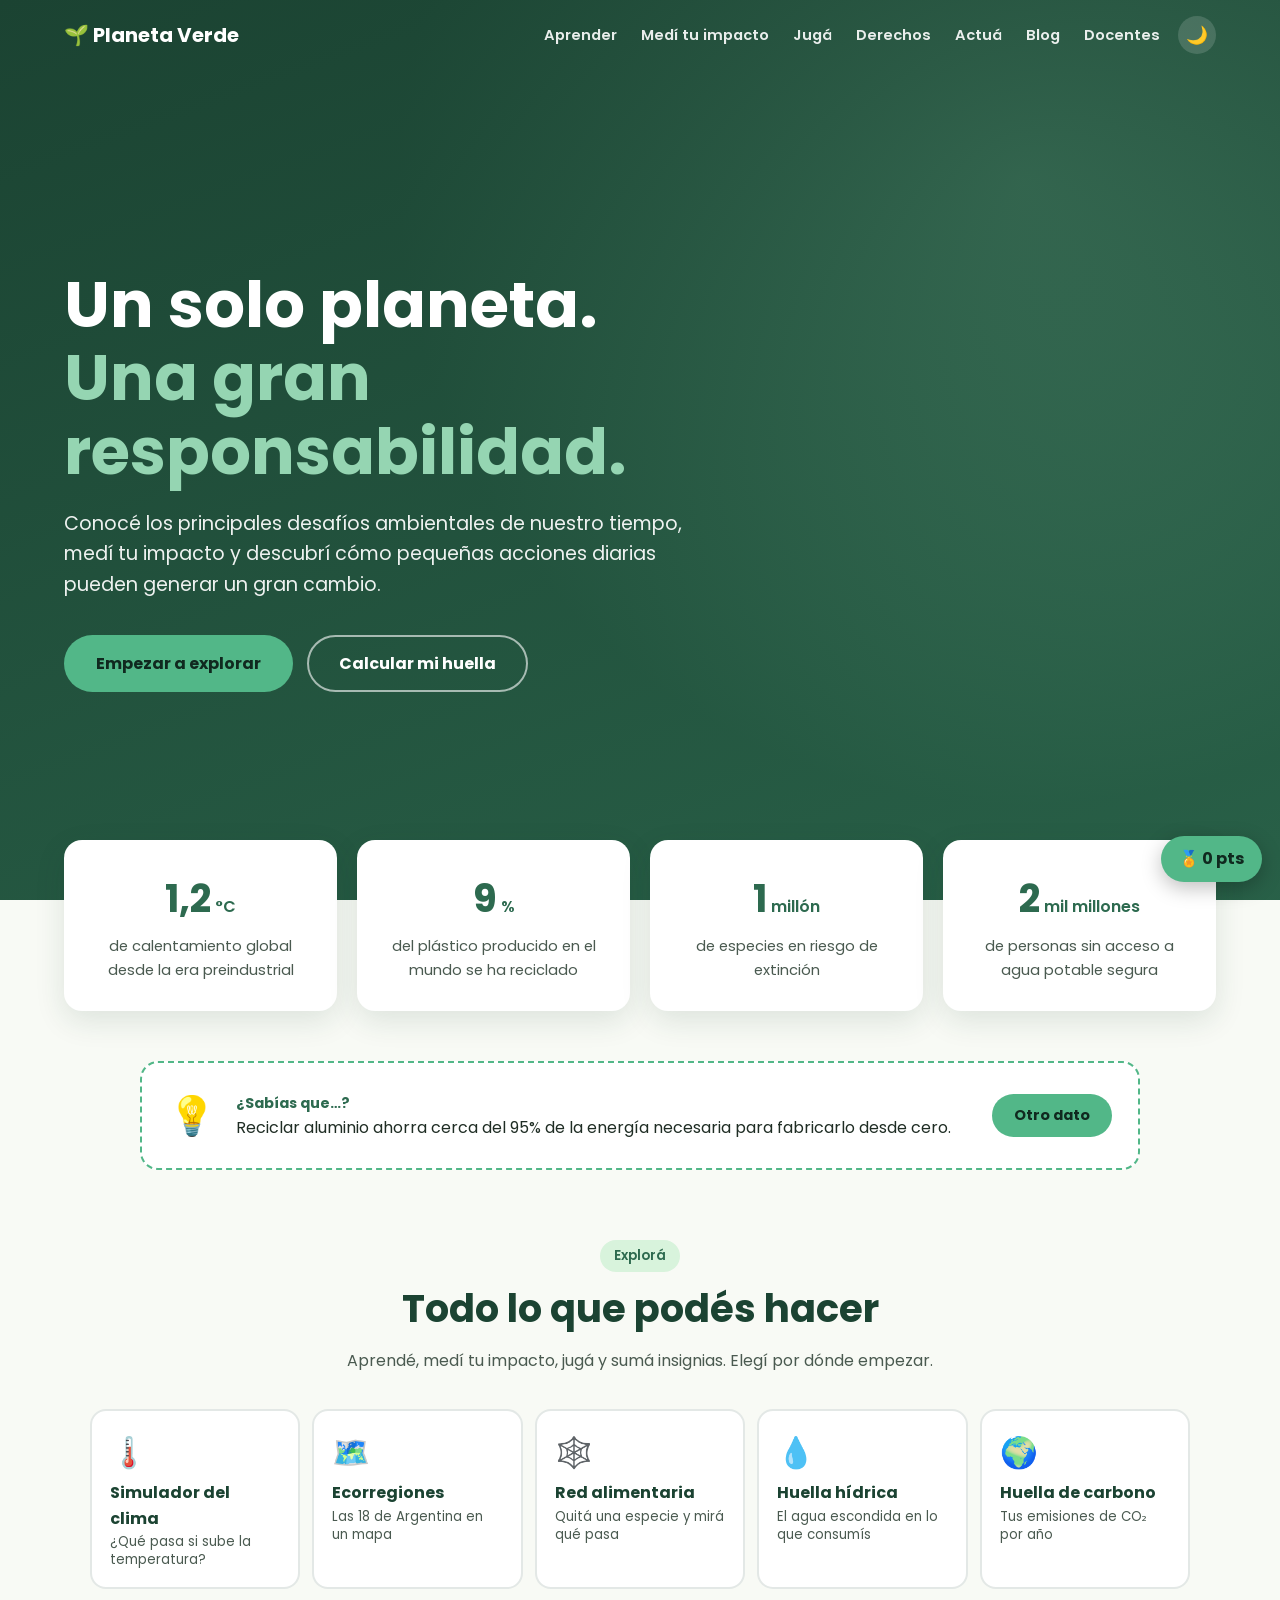
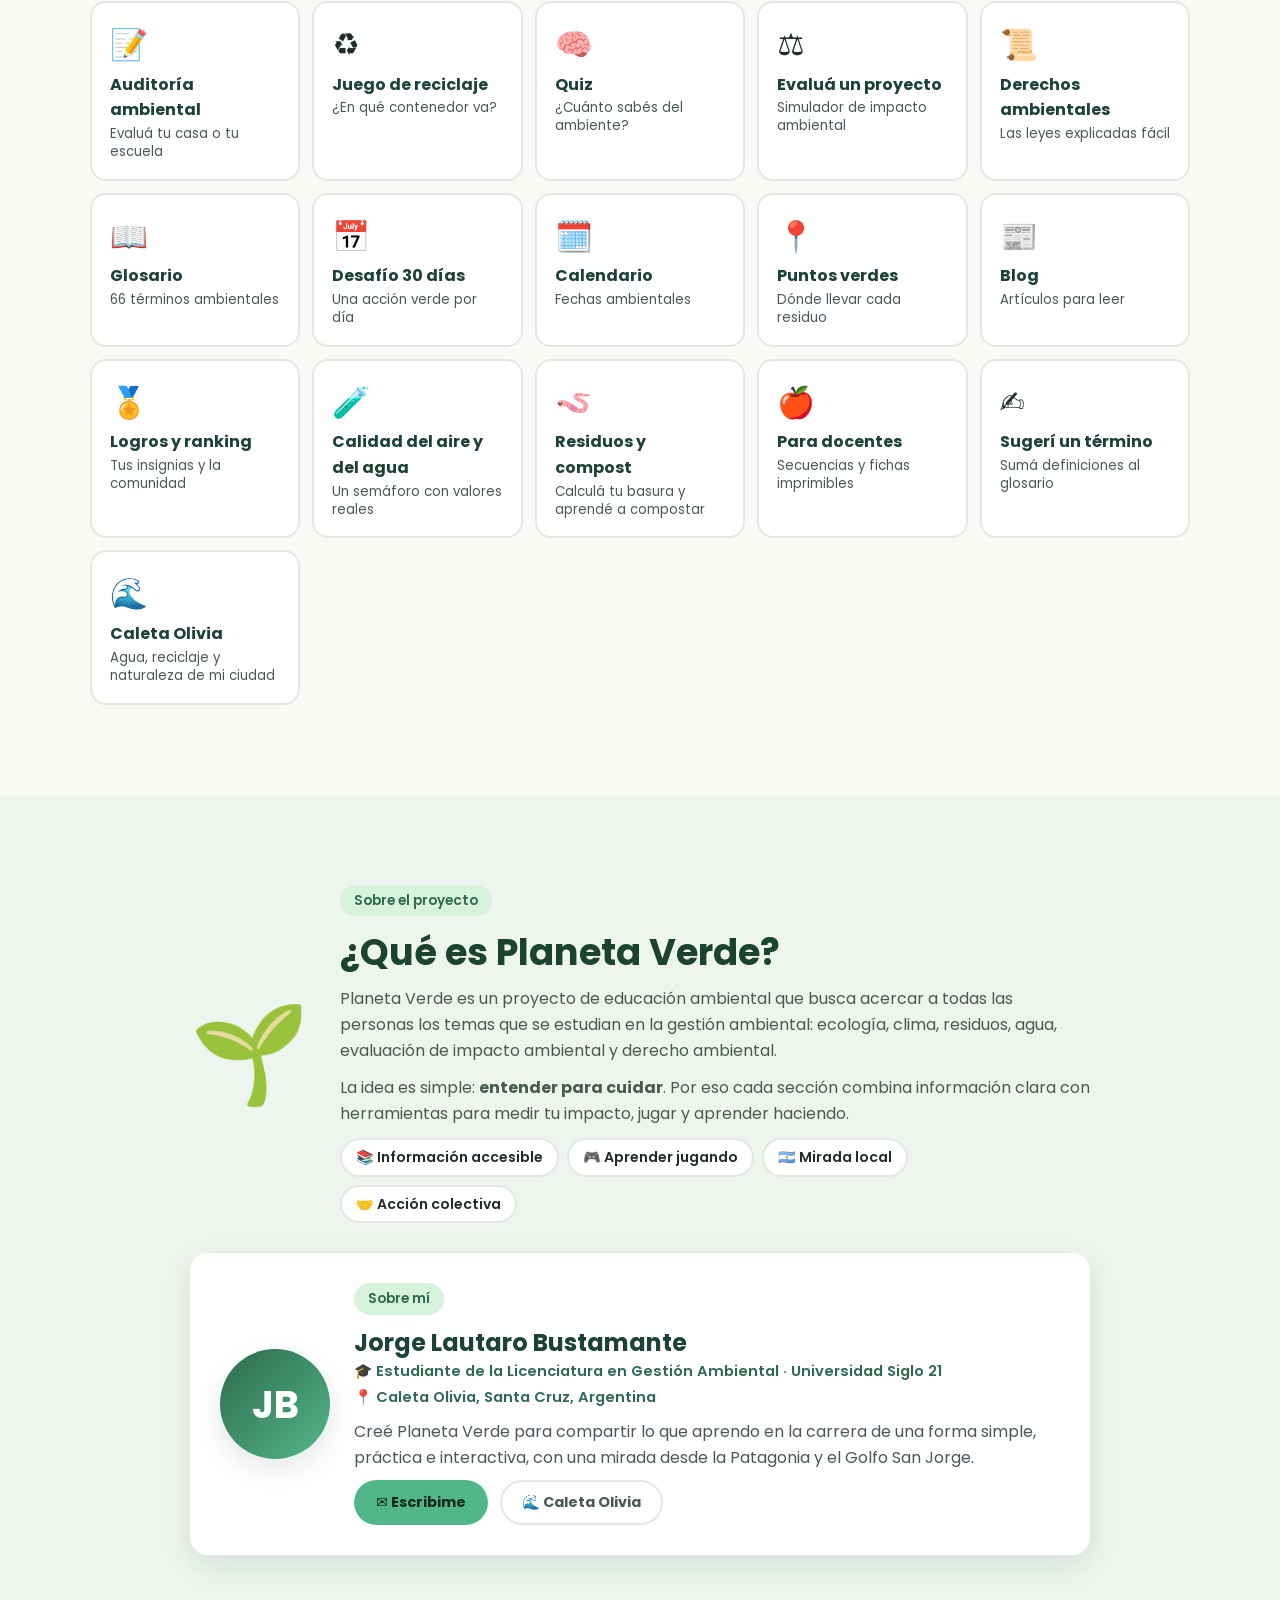
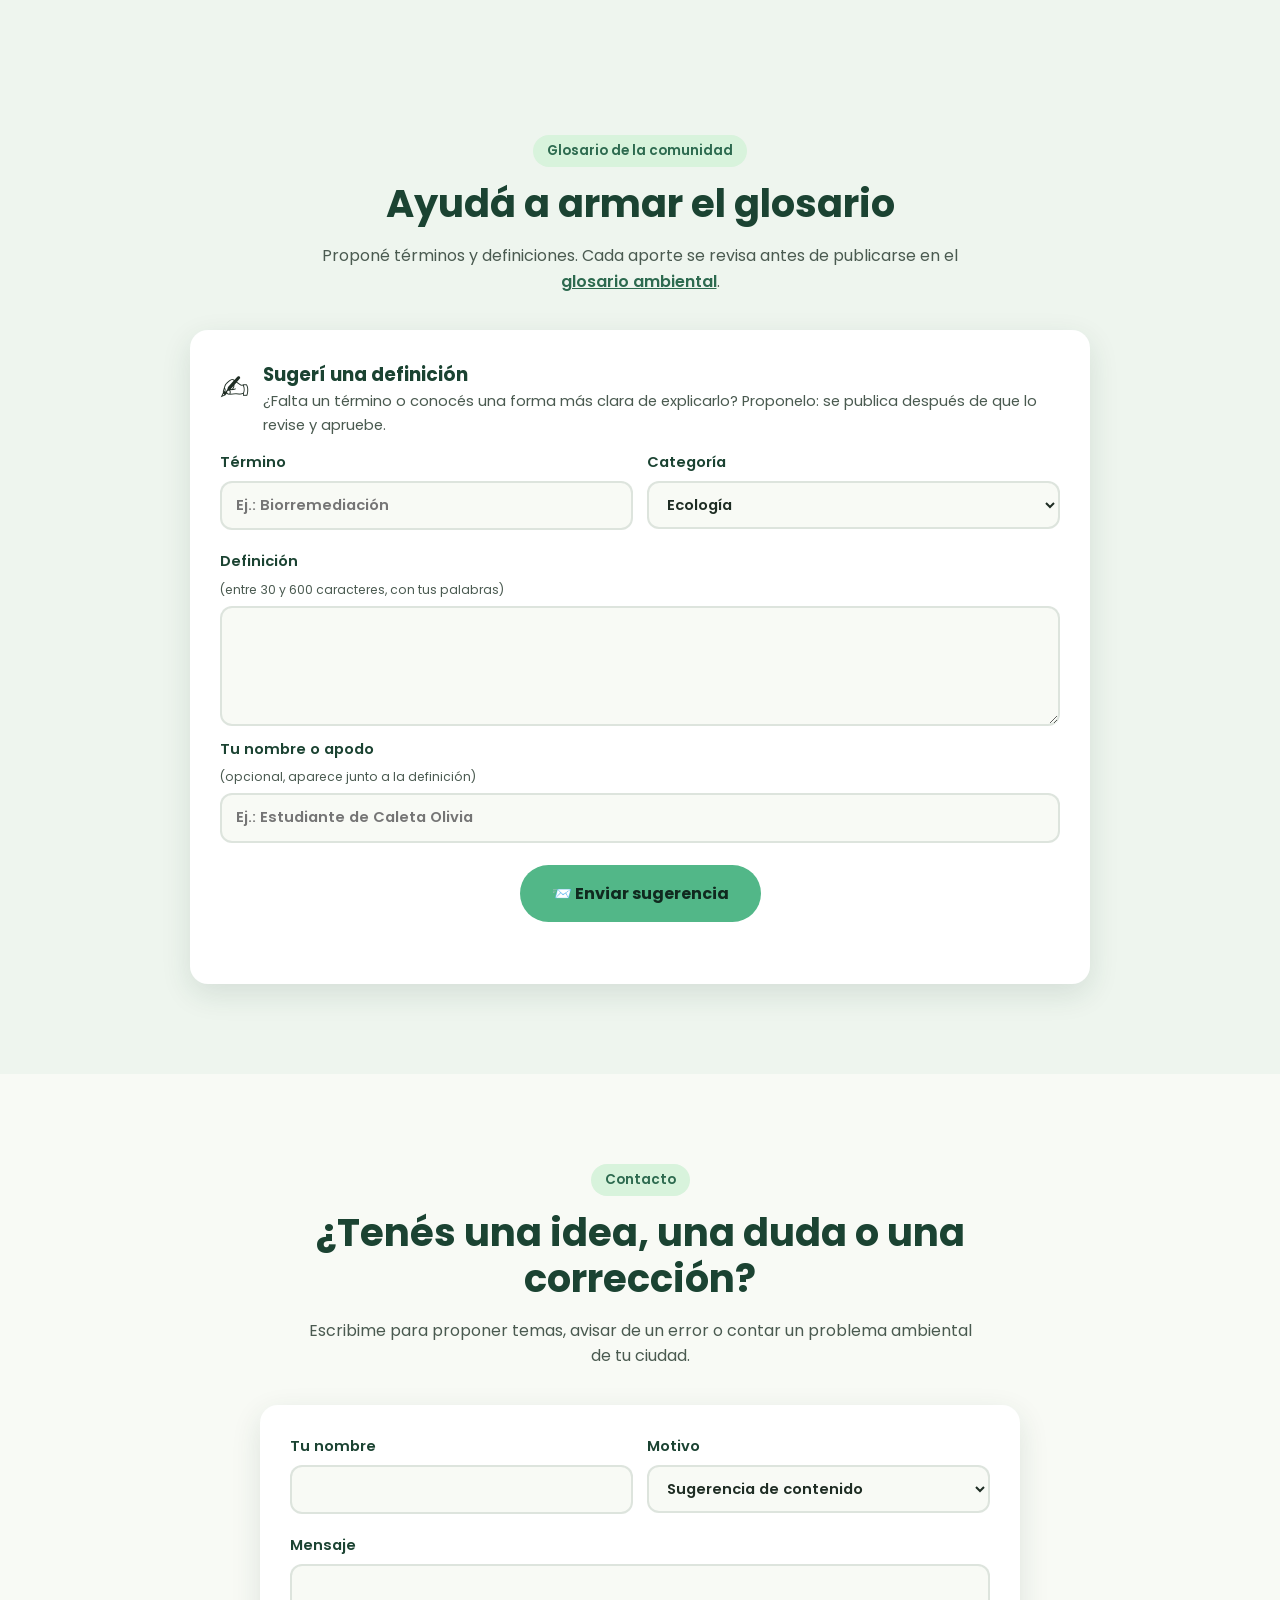
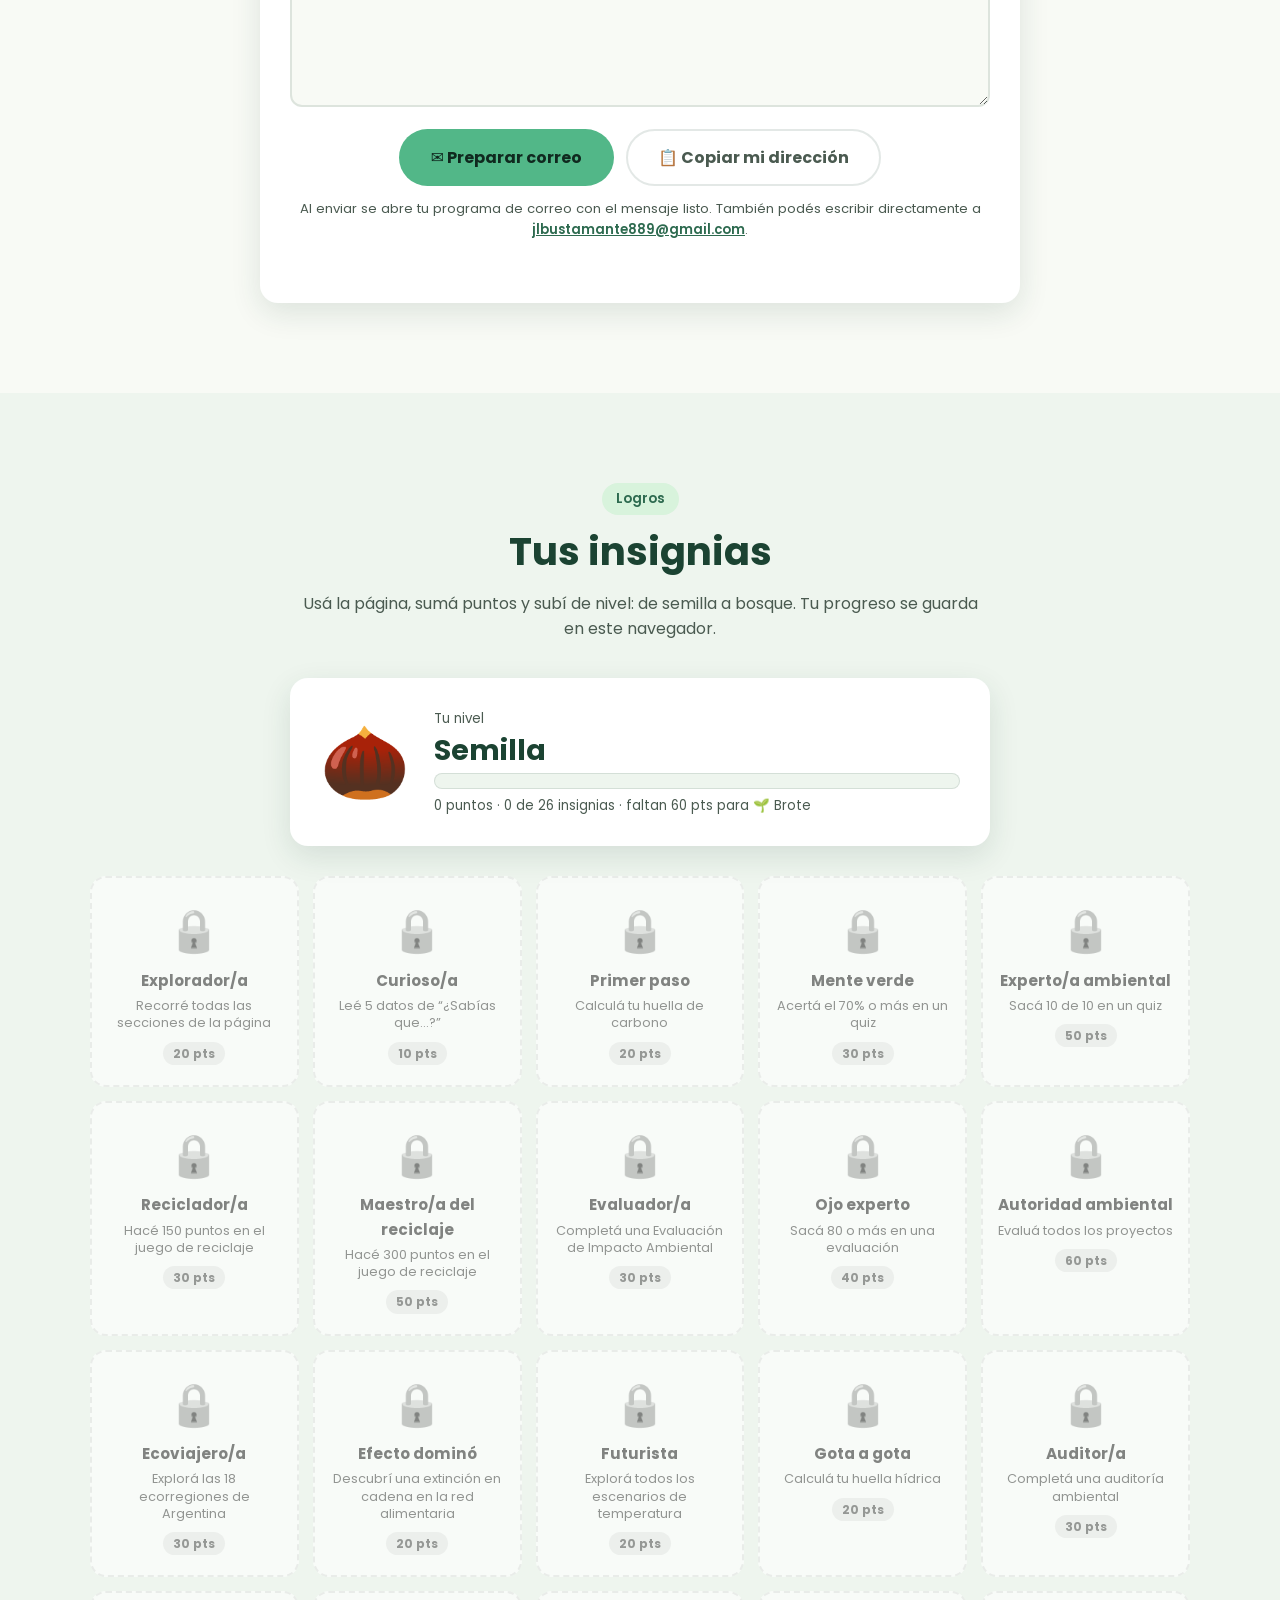
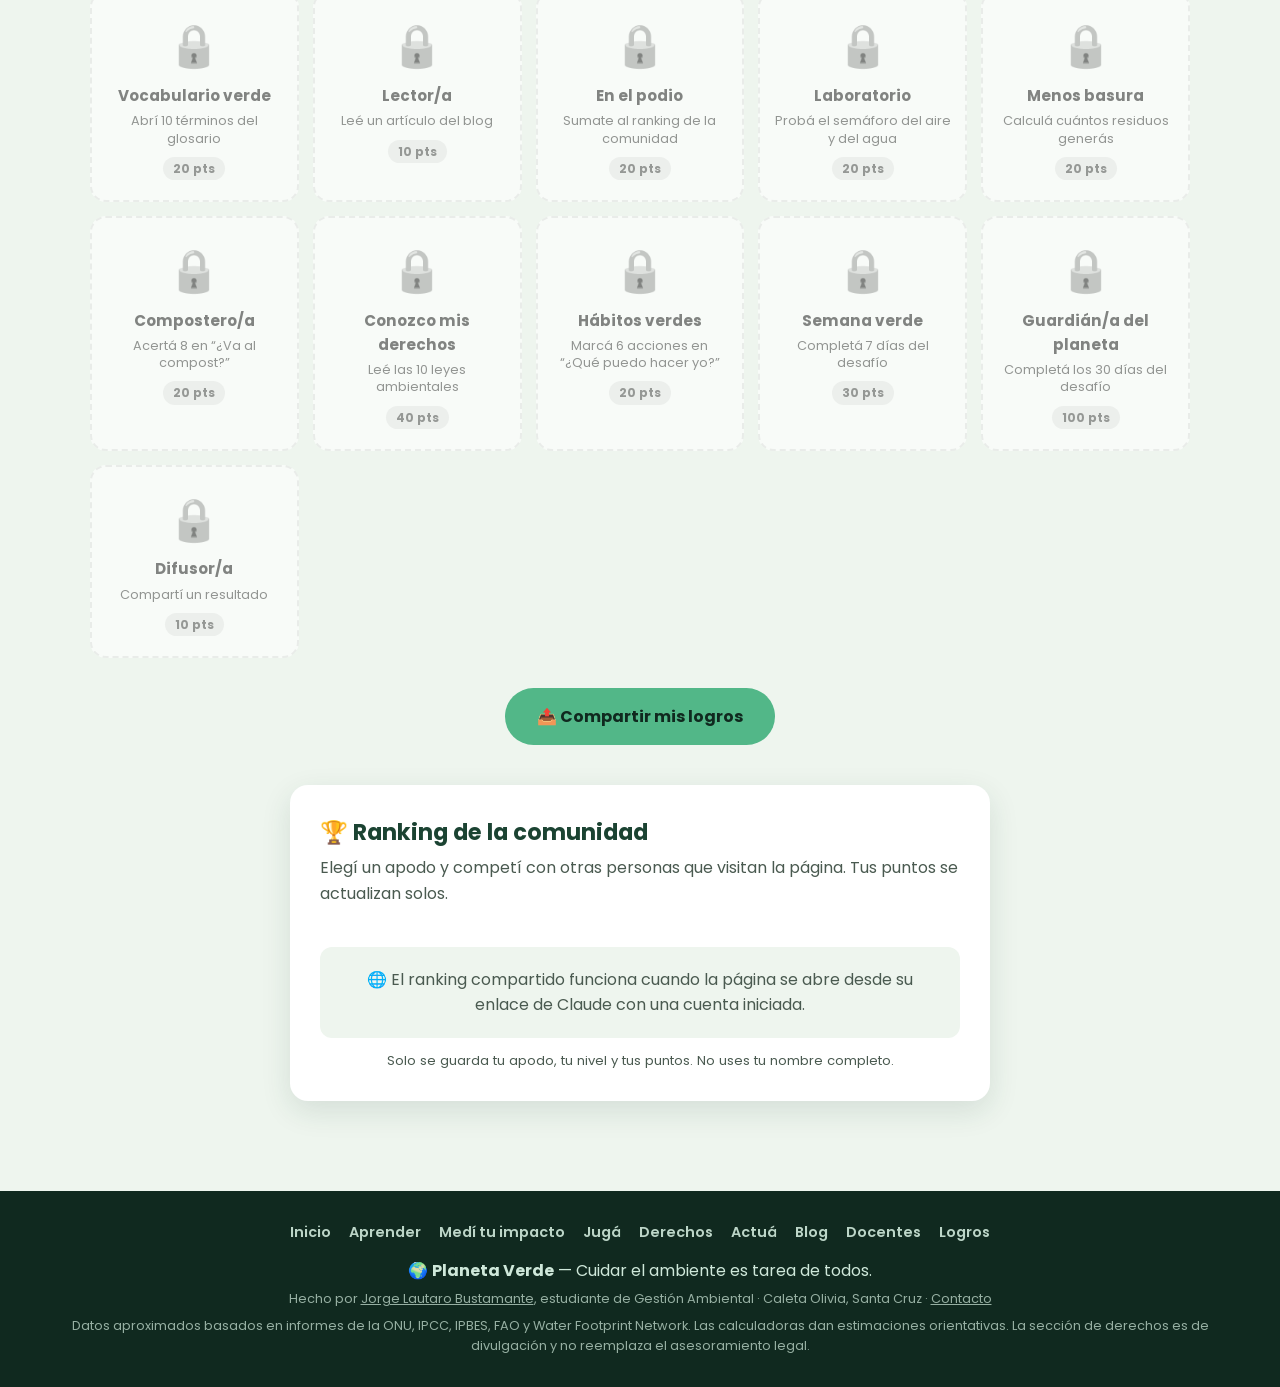
<file: index.html>
<!DOCTYPE html>
<html lang="es">
<head>
  <meta charset="UTF-8">
  <meta name="viewport" content="width=device-width, initial-scale=1.0">
  <title>Planeta Verde · Cuidemos nuestro ambiente</title>
  <meta name="description" content="Aprendé sobre el ambiente y medí tu impacto: calculadoras de huella de carbono, hídrica y de residuos, simulador de Evaluación de Impacto Ambiental, ecorregiones de Argentina, derechos ambientales, juegos y recursos para docentes.">
  <meta name="author" content="Jorge Lautaro Bustamante">
  <meta name="theme-color" content="#1b4332">
  <meta property="og:type" content="website">
  <meta property="og:locale" content="es_AR">
  <meta property="og:title" content="Planeta Verde · Cuidemos nuestro ambiente">
  <meta property="og:description" content="Calculá tu huella, evaluá proyectos como un profesional ambiental, explorá las ecorregiones de Argentina y sumá insignias cuidando el planeta 🌱">
  <meta name="twitter:card" content="summary">
  <meta name="twitter:title" content="Planeta Verde · Cuidemos nuestro ambiente">
  <meta name="twitter:description" content="Calculá tu huella, evaluá proyectos ambientales, explorá ecorregiones y sumá insignias 🌱">
  <link rel="icon" href="data:image/svg+xml,%3Csvg xmlns='http://www.w3.org/2000/svg' viewBox='0 0 100 100'%3E%3Ctext y='.9em' font-size='90'%3E%F0%9F%8C%B1%3C/text%3E%3C/svg%3E">
  <link rel="preconnect" href="https://fonts.googleapis.com">
  <link rel="preconnect" href="https://fonts.gstatic.com" crossorigin>
  <link href="https://fonts.googleapis.com/css2?family=Poppins:wght@400;600;700&display=swap" rel="stylesheet">
  <link rel="manifest" href="manifest.webmanifest">
  <link rel="apple-touch-icon" href="icon-192.png">
  <link rel="stylesheet" href="style.css">
  <script>
    // Aplicar el tema guardado antes de pintar la página
    document.documentElement.classList.add('js');
    try {
      let t = localStorage.getItem('pv-theme');
      try { t = JSON.parse(t); } catch (e) {}
      if (t === 'dark' || t === 'light') document.documentElement.dataset.theme = t;
    } catch (e) {}
  </script>
</head>
<body>

  <header class="header" id="inicio">

    <div class="hero">
      <h1>Un solo planeta.<br><span>Una gran responsabilidad.</span></h1>
      <p>Conocé los principales desafíos ambientales de nuestro tiempo, medí tu impacto y descubrí cómo pequeñas acciones diarias pueden generar un gran cambio.</p>
      <div class="hero-buttons">
        <a href="aprender.html" class="btn">Empezar a explorar</a>
        <a href="medi.html#calculadora" class="btn btn-ghost">Calcular mi huella</a>
      </div>
    </div>
  </header>

  <main>
    <section class="stats">
      <div class="stat reveal">
        <span class="stat-num" data-target="1.2">0</span><span class="stat-unit">°C</span>
        <p>de calentamiento global desde la era preindustrial</p>
      </div>
      <div class="stat reveal">
        <span class="stat-num" data-target="9">0</span><span class="stat-unit">%</span>
        <p>del plástico producido en el mundo se ha reciclado</p>
      </div>
      <div class="stat reveal">
        <span class="stat-num" data-target="1">0</span><span class="stat-unit">millón</span>
        <p>de especies en riesgo de extinción</p>
      </div>
      <div class="stat reveal">
        <span class="stat-num" data-target="2">0</span><span class="stat-unit">mil millones</span>
        <p>de personas sin acceso a agua potable segura</p>
      </div>
    </section>

    <!-- ¿Sabías que...? -->
    <section class="fact reveal">
      <div class="fact-icon">💡</div>
      <div class="fact-body">
        <span class="fact-label">¿Sabías que…?</span>
        <p id="factText">Reciclar aluminio ahorra cerca del 95% de la energía necesaria para fabricarlo desde cero.</p>
      </div>
      <button class="btn btn-small" id="factBtn">Otro dato</button>
    </section>

    <!-- EXPLORÁ: índice de herramientas -->
    <section class="tool hub" id="explora">
      <div class="tool-head reveal">
        <span class="tag">Explorá</span>
        <h2>Todo lo que podés hacer</h2>
        <p>Aprendé, medí tu impacto, jugá y sumá insignias. Elegí por dónde empezar.</p>
      </div>
      <div class="hub-grid">
        <a class="hub-card reveal" href="aprender.html#simulador"><span>🌡️</span><strong>Simulador del clima</strong><small>¿Qué pasa si sube la temperatura?</small></a>
        <a class="hub-card reveal" href="aprender.html#ecorregiones"><span>🗺️</span><strong>Ecorregiones</strong><small>Las 18 de Argentina en un mapa</small></a>
        <a class="hub-card reveal" href="aprender.html#cadena"><span>🕸️</span><strong>Red alimentaria</strong><small>Quitá una especie y mirá qué pasa</small></a>
        <a class="hub-card reveal" href="medi.html#hidrica"><span>💧</span><strong>Huella hídrica</strong><small>El agua escondida en lo que consumís</small></a>
        <a class="hub-card reveal" href="medi.html#calculadora"><span>🌍</span><strong>Huella de carbono</strong><small>Tus emisiones de CO₂ por año</small></a>
        <a class="hub-card reveal" href="medi.html#auditoria"><span>📝</span><strong>Auditoría ambiental</strong><small>Evaluá tu casa o tu escuela</small></a>
        <a class="hub-card reveal" href="juegos.html#juego"><span>♻️</span><strong>Juego de reciclaje</strong><small>¿En qué contenedor va?</small></a>
        <a class="hub-card reveal" href="juegos.html#quiz"><span>🧠</span><strong>Quiz</strong><small>¿Cuánto sabés del ambiente?</small></a>
        <a class="hub-card reveal" href="juegos.html#eia"><span>⚖️</span><strong>Evaluá un proyecto</strong><small>Simulador de impacto ambiental</small></a>
        <a class="hub-card reveal" href="derechos.html#derechos"><span>📜</span><strong>Derechos ambientales</strong><small>Las leyes explicadas fácil</small></a>
        <a class="hub-card reveal" href="derechos.html#glosario"><span>📖</span><strong>Glosario</strong><small>66 términos ambientales</small></a>
        <a class="hub-card reveal" href="actua.html#desafio"><span>📅</span><strong>Desafío 30 días</strong><small>Una acción verde por día</small></a>
        <a class="hub-card reveal" href="actua.html#calendario"><span>🗓️</span><strong>Calendario</strong><small>Fechas ambientales</small></a>
        <a class="hub-card reveal" href="actua.html#puntos"><span>📍</span><strong>Puntos verdes</strong><small>Dónde llevar cada residuo</small></a>
        <a class="hub-card reveal" href="blog.html#blog"><span>📰</span><strong>Blog</strong><small>Artículos para leer</small></a>
        <a class="hub-card reveal" href="#logros"><span>🏅</span><strong>Logros y ranking</strong><small>Tus insignias y la comunidad</small></a>
        <a class="hub-card reveal" href="aprender.html#calidad"><span>🧪</span><strong>Calidad del aire y del agua</strong><small>Un semáforo con valores reales</small></a>
        <a class="hub-card reveal" href="medi.html#residuos"><span>🪱</span><strong>Residuos y compost</strong><small>Calculá tu basura y aprendé a compostar</small></a>
        <a class="hub-card reveal" href="docentes.html"><span>🍎</span><strong>Para docentes</strong><small>Secuencias y fichas imprimibles</small></a>
        <a class="hub-card reveal" href="index.html#comunidad"><span>✍️</span><strong>Sugerí un término</strong><small>Sumá definiciones al glosario</small></a>
        <a class="hub-card reveal" href="actua.html#caleta"><span>🌊</span><strong>Caleta Olivia</strong><small>Agua, reciclaje y naturaleza de mi ciudad</small></a>
      </div>
    </section>

    <!-- SOBRE EL PROYECTO -->
    <section class="tool tool-alt" id="sobre">
      <div class="about reveal">
        <div class="about-icon">🌱</div>
        <div>
          <span class="tag">Sobre el proyecto</span>
          <h2>¿Qué es Planeta Verde?</h2>
          <p>Planeta Verde es un proyecto de educación ambiental que busca acercar a todas las personas los temas que se estudian en la gestión ambiental: ecología, clima, residuos, agua, evaluación de impacto ambiental y derecho ambiental.</p>
          <p>La idea es simple: <strong>entender para cuidar</strong>. Por eso cada sección combina información clara con herramientas para medir tu impacto, jugar y aprender haciendo.</p>
          <div class="about-values">
            <span>📚 Información accesible</span>
            <span>🎮 Aprender jugando</span>
            <span>🇦🇷 Mirada local</span>
            <span>🤝 Acción colectiva</span>
          </div>
        </div>
      </div>

      <div class="author panel reveal">
        <div class="author-avatar" aria-hidden="true">JB</div>
        <div class="author-info">
          <span class="tag">Sobre mí</span>
          <h3>Jorge Lautaro Bustamante</h3>
          <p class="author-role">🎓 Estudiante de la Licenciatura en Gestión Ambiental · Universidad Siglo 21</p>
          <p class="author-role">📍 Caleta Olivia, Santa Cruz, Argentina</p>
          <p>Creé Planeta Verde para compartir lo que aprendo en la carrera de una forma simple, práctica e interactiva, con una mirada desde la Patagonia y el Golfo San Jorge.</p>
          <div class="btn-row author-links">
            <a class="btn btn-small" href="#contacto">✉️ Escribime</a>
            <a class="btn btn-small btn-outline" href="actua.html#caleta">🌊 Caleta Olivia</a>
          </div>
        </div>
      </div>
    </section>

    <!-- GLOSARIO DE LA COMUNIDAD -->
    <section class="tool tool-alt" id="comunidad">
      <div class="tool-head reveal">
        <span class="tag">Glosario de la comunidad</span>
        <h2>Ayudá a armar el glosario</h2>
        <p>Proponé términos y definiciones. Cada aporte se revisa antes de publicarse en el <a class="inline-link" href="derechos.html#glosario">glosario ambiental</a>.</p>
      </div>
      <div class="aportes panel reveal" data-aportes></div>
    </section>

    <!-- CONTACTO -->
    <section class="tool" id="contacto">
      <div class="tool-head reveal">
        <span class="tag">Contacto</span>
        <h2>¿Tenés una idea, una duda o una corrección?</h2>
        <p>Escribime para proponer temas, avisar de un error o contar un problema ambiental de tu ciudad.</p>
      </div>
      <form class="contact panel reveal" id="contactForm">
        <div class="audit-setup">
          <label>Tu nombre
            <input type="text" id="cName" maxlength="80" required autocomplete="name">
          </label>
          <label>Motivo
            <select id="cTopic">
              <option>Sugerencia de contenido</option>
              <option>Corrección de un dato</option>
              <option>Problema ambiental local</option>
              <option>Uso en escuelas</option>
              <option>Otro</option>
            </select>
          </label>
        </div>
        <label class="contact-msg">Mensaje
          <textarea id="cMsg" rows="5" maxlength="2000" required></textarea>
        </label>
        <div class="btn-row">
          <button type="submit" class="btn">✉️ Preparar correo</button>
          <button type="button" class="btn btn-outline" id="cCopy">📋 Copiar mi dirección</button>
        </div>
        <p class="note">Al enviar se abre tu programa de correo con el mensaje listo. También podés escribir directamente a <a class="contact-mail" data-u="jlbustamante889" data-d="gmail.com" href="#contacto">[dirección de correo]</a>.</p>
        <p class="modal-status" id="cStatus" aria-live="polite"></p>
      </form>
    </section>

    <!-- LOGROS -->
    <section class="tool tool-alt" id="logros">
      <div class="tool-head reveal">
        <span class="tag">Logros</span>
        <h2>Tus insignias</h2>
        <p>Usá la página, sumá puntos y subí de nivel: de semilla a bosque. Tu progreso se guarda en este navegador.</p>
      </div>
      <div class="level panel reveal" id="levelBox"></div>
      <div class="badges" id="badges"></div>
      <div class="center">
        <button class="btn" id="shareBadges">📤 Compartir mis logros</button>
      </div>

      <div class="rank panel reveal" id="rankBox">
        <h3>🏆 Ranking de la comunidad</h3>
        <p class="rank-intro">Elegí un apodo y competí con otras personas que visitan la página. Tus puntos se actualizan solos.</p>
        <form class="rank-form" id="rankForm">
          <input type="text" id="rankAlias" maxlength="20" placeholder="Tu apodo (ej.: Carpincho Verde)" aria-label="Tu apodo para el ranking">
          <button class="btn btn-small" id="rankJoin" type="submit">Sumarme al ranking</button>
        </form>
        <p class="rank-status" id="rankStatus" aria-live="polite"></p>
        <ol class="rank-list" id="rankList"></ol>
        <p class="note">Solo se guarda tu apodo, tu nivel y tus puntos. No uses tu nombre completo.</p>
      </div>
    </section>
  </main>

  <script src="layout.js"></script>
  <script src="achievements.js"></script>
  <script src="script.js"></script>
  <script src="eia.js"></script>
  <script src="ecoregiones.js"></script>
  <script src="foodweb.js"></script>
  <script src="clima-agua.js"></script>
  <script src="calidad.js"></script>
  <script src="residuos.js"></script>
  <script src="audit.js"></script>
  <script src="glossary.js"></script>
  <script src="aportes.js"></script>
  <script src="blog.js"></script>
  <script src="docentes.js"></script>
  <script src="ranking.js"></script>
</body>
</html>
</file>
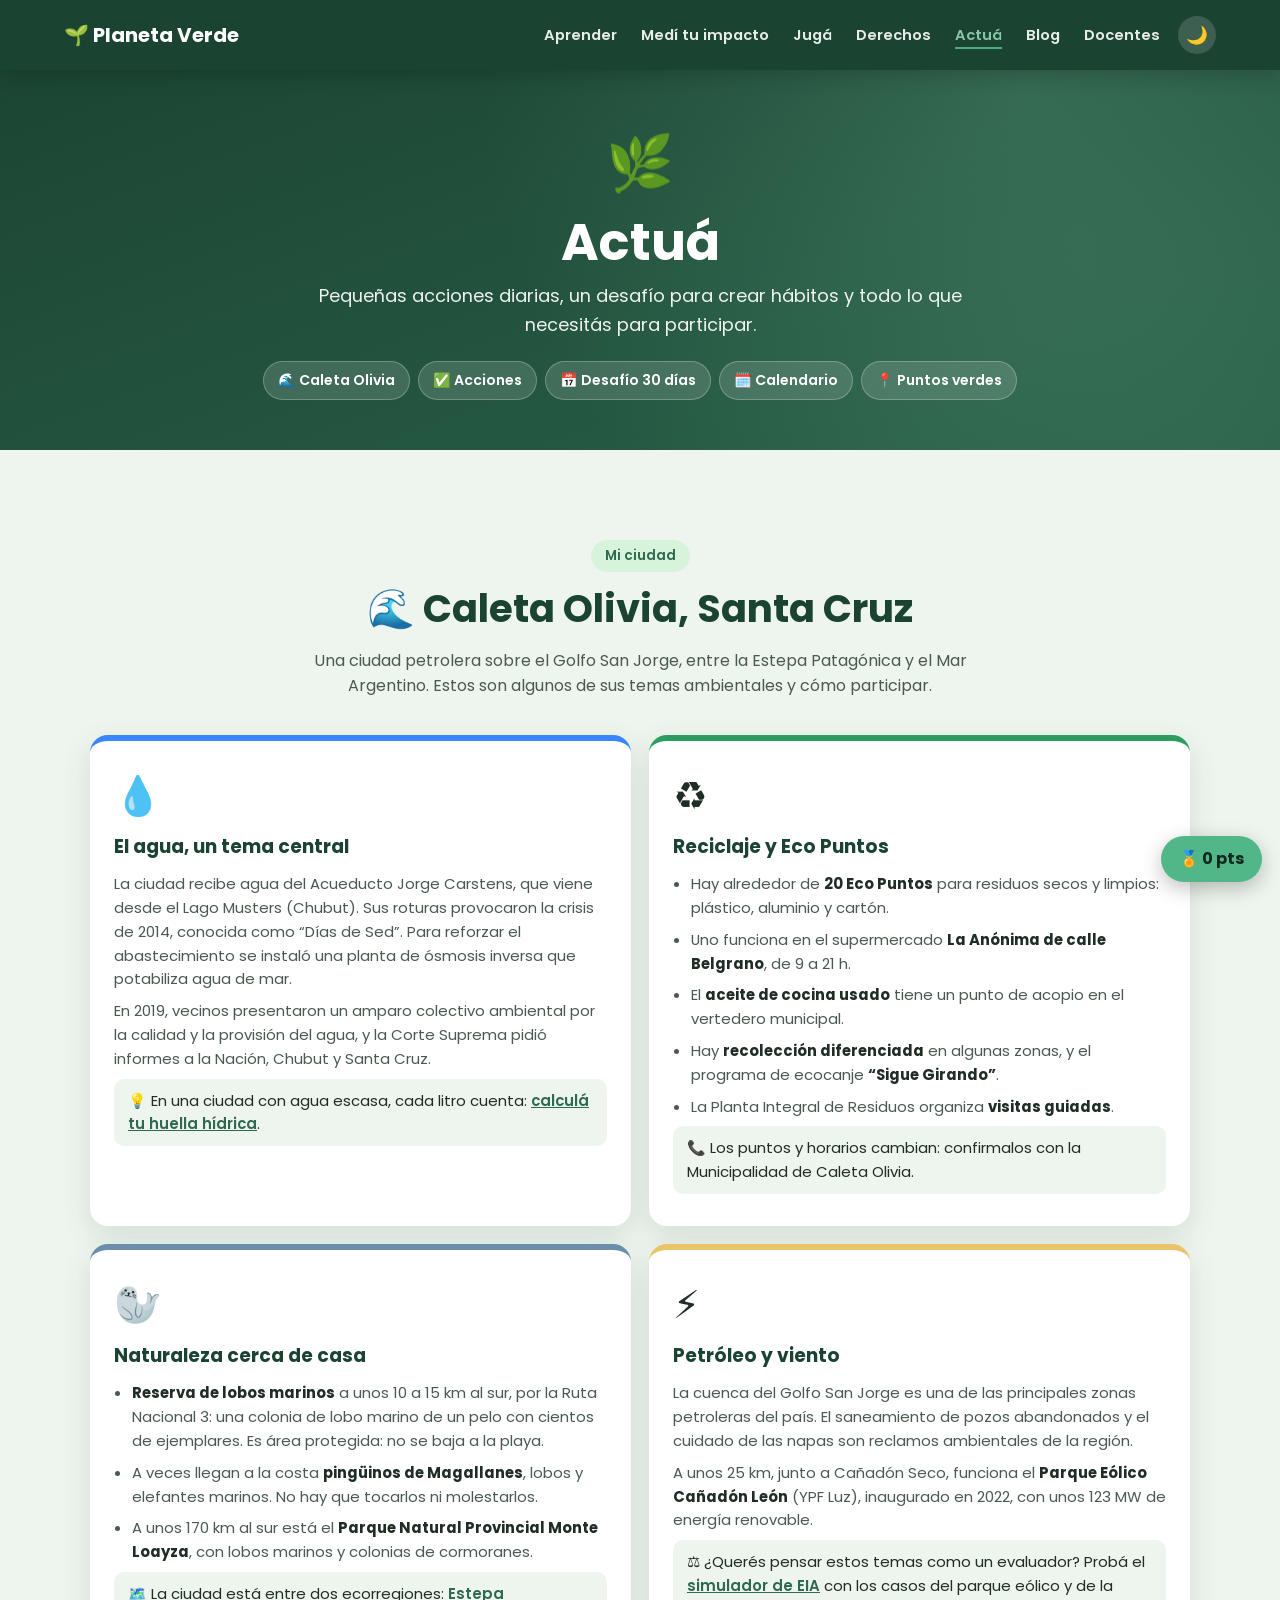
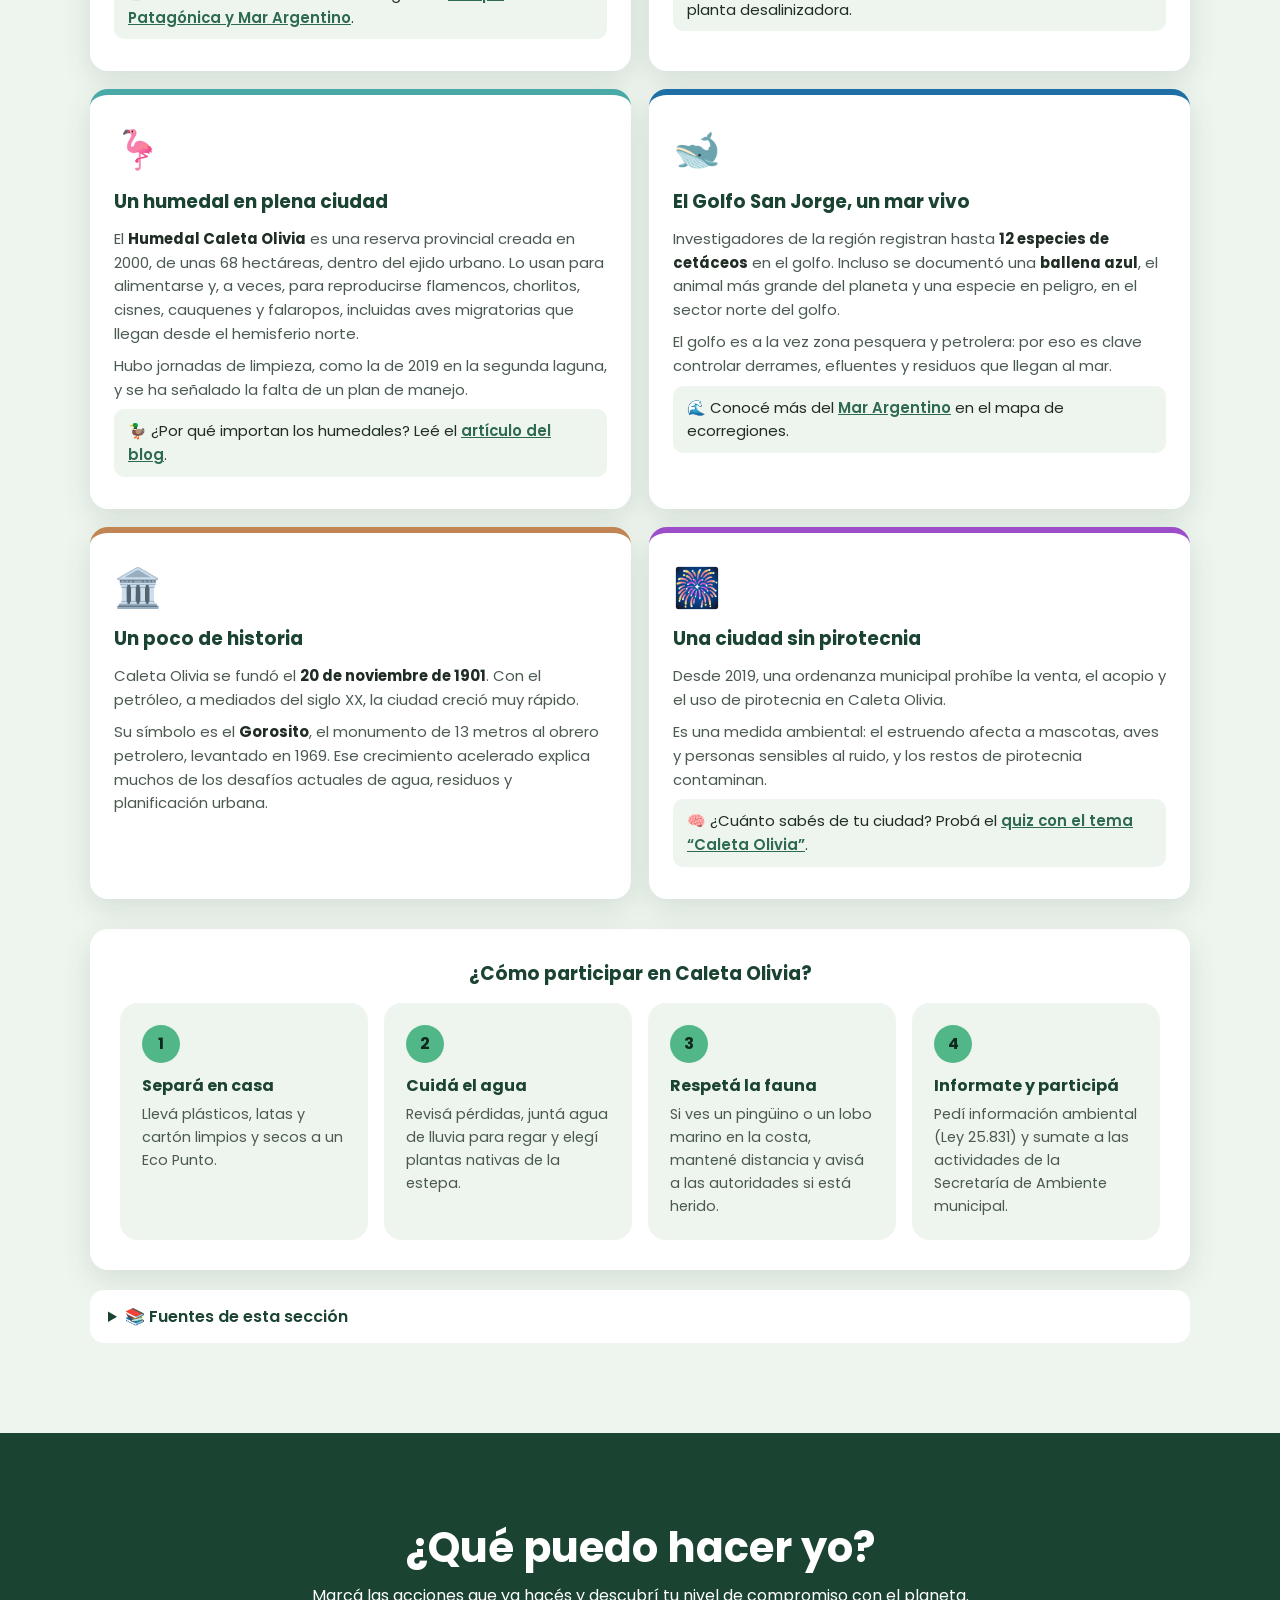
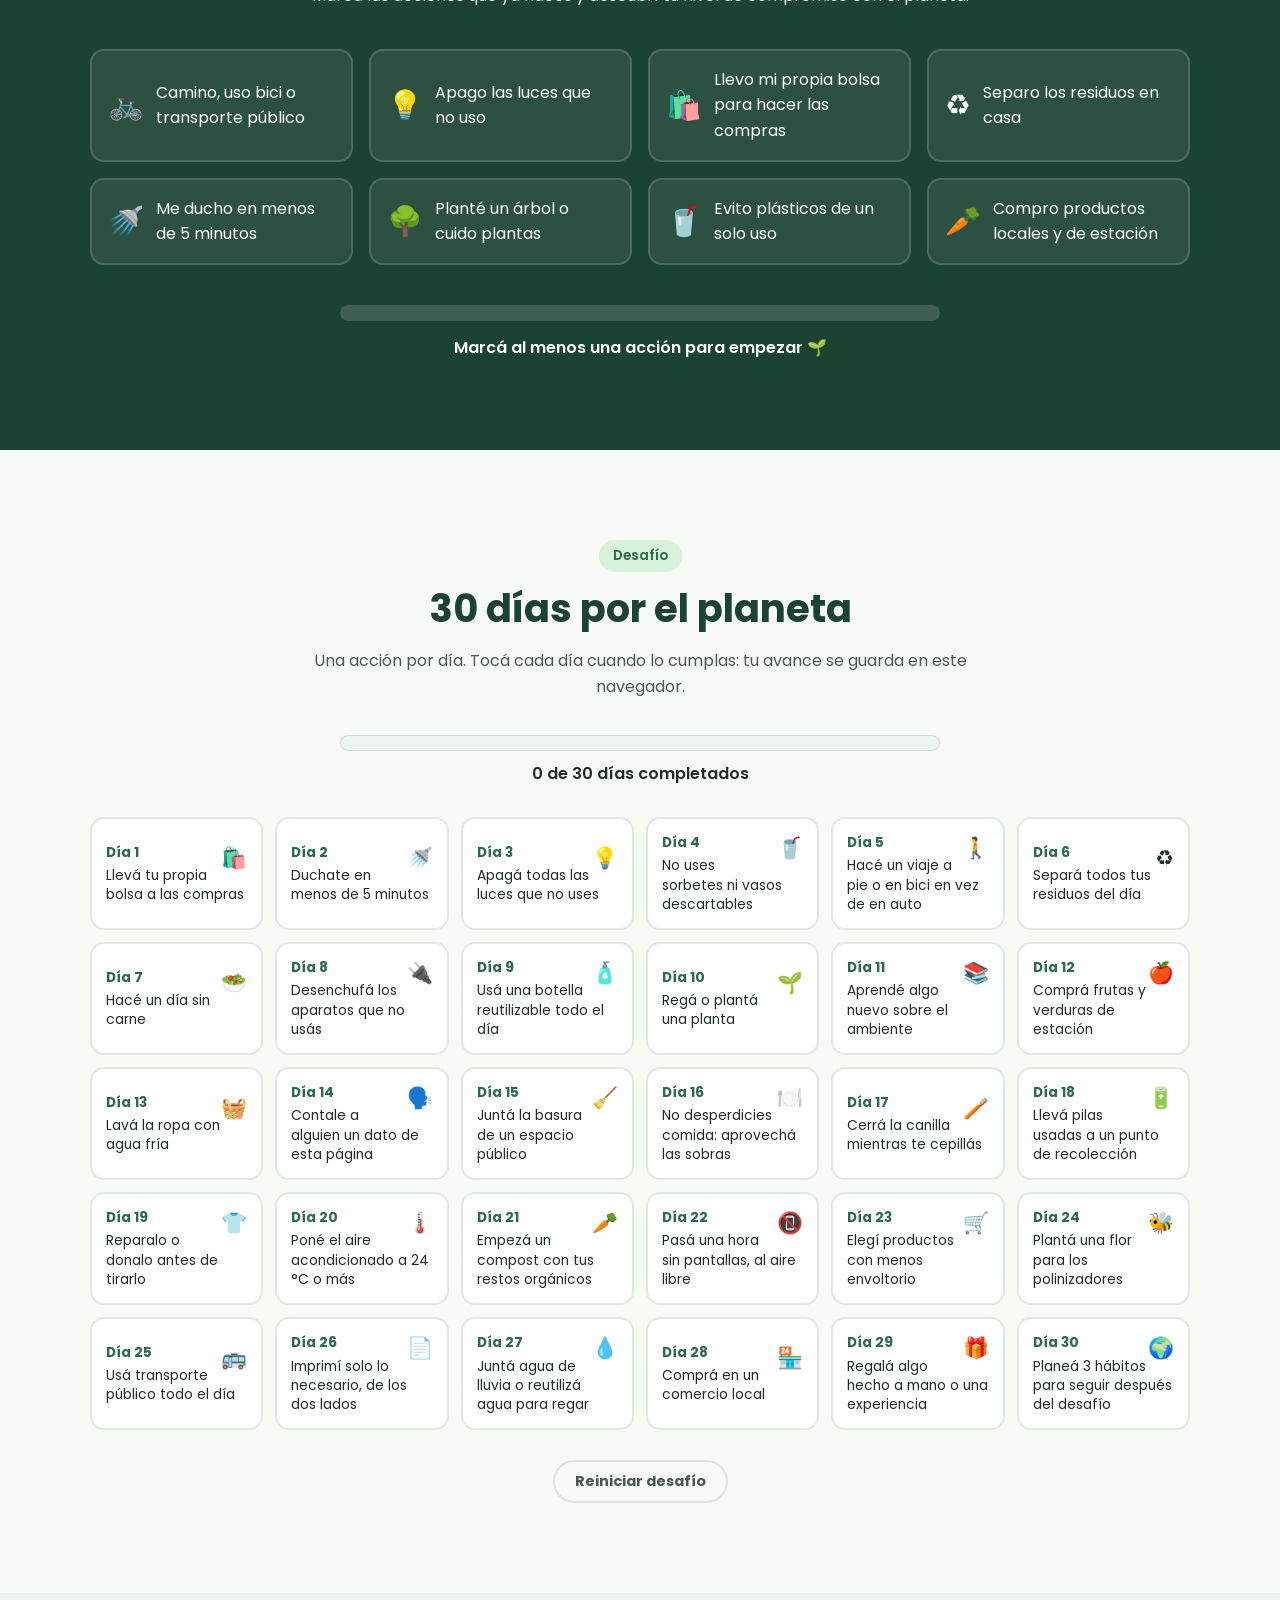
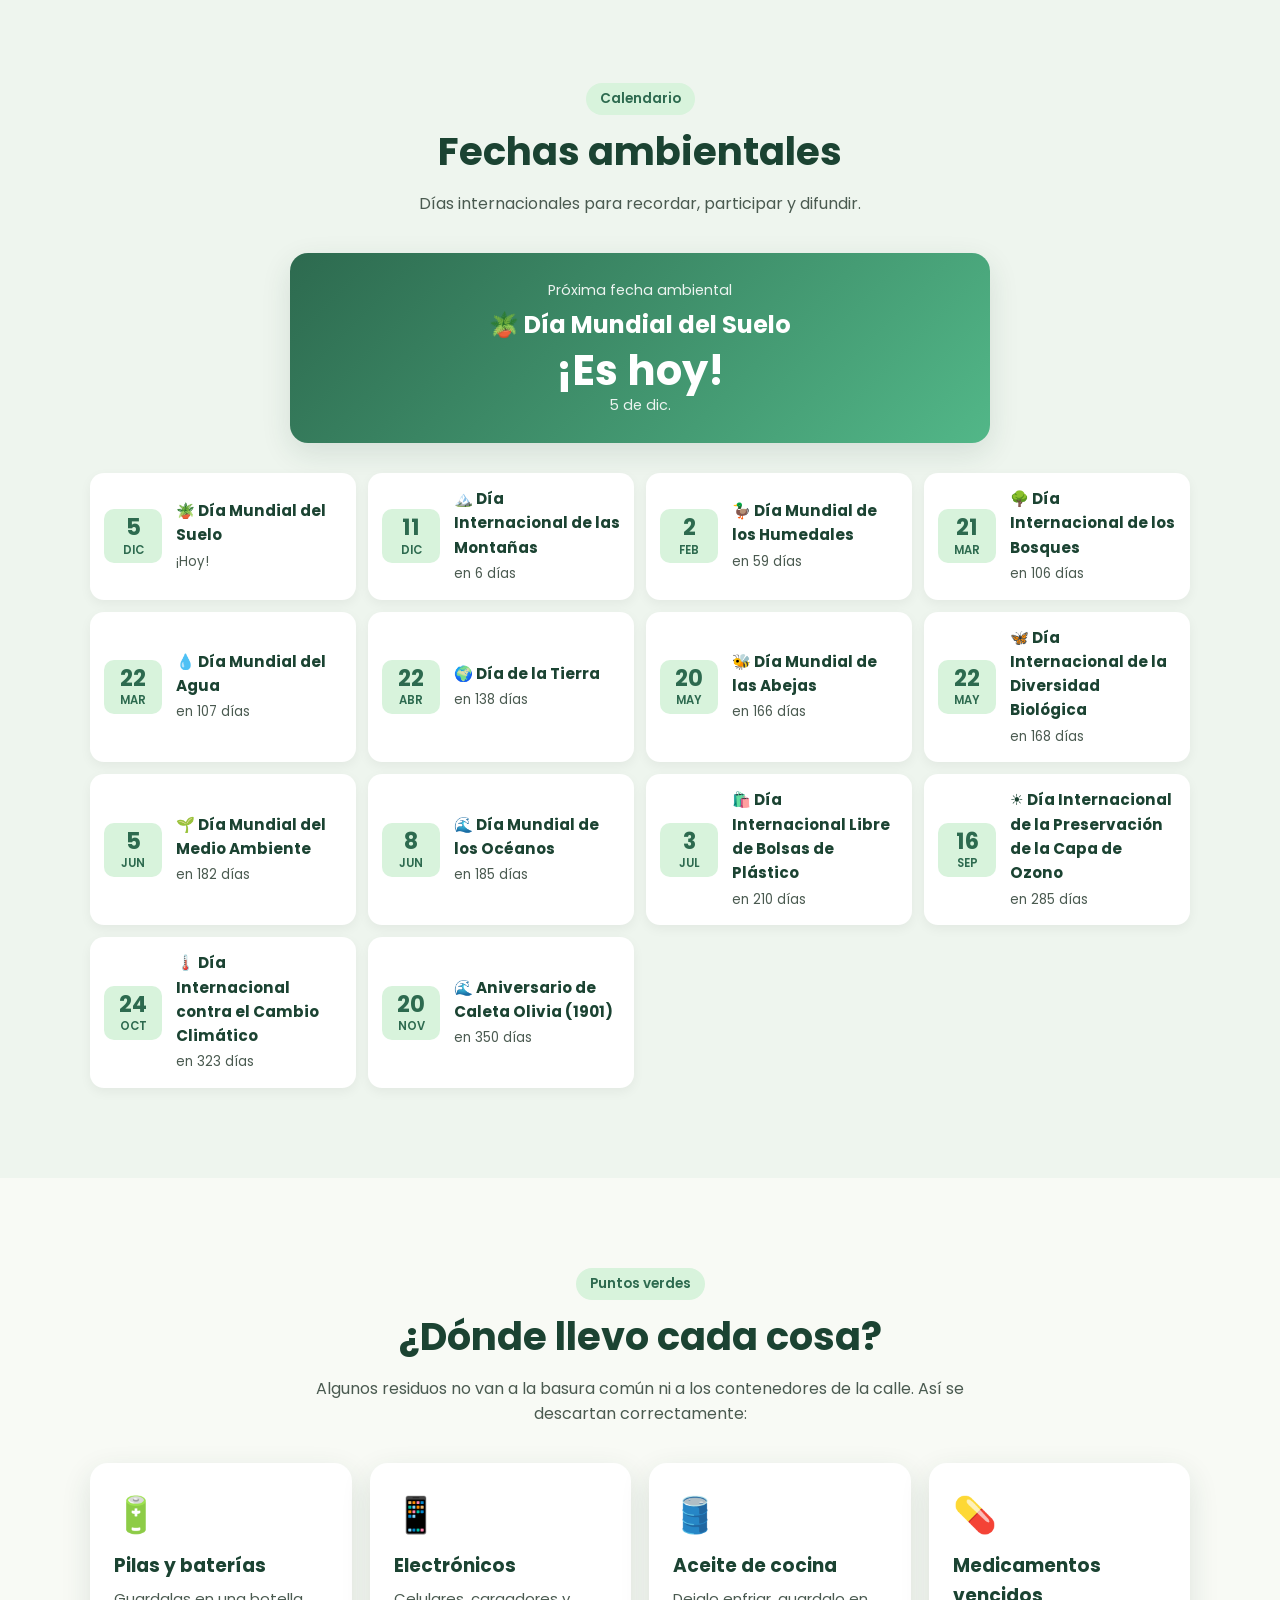
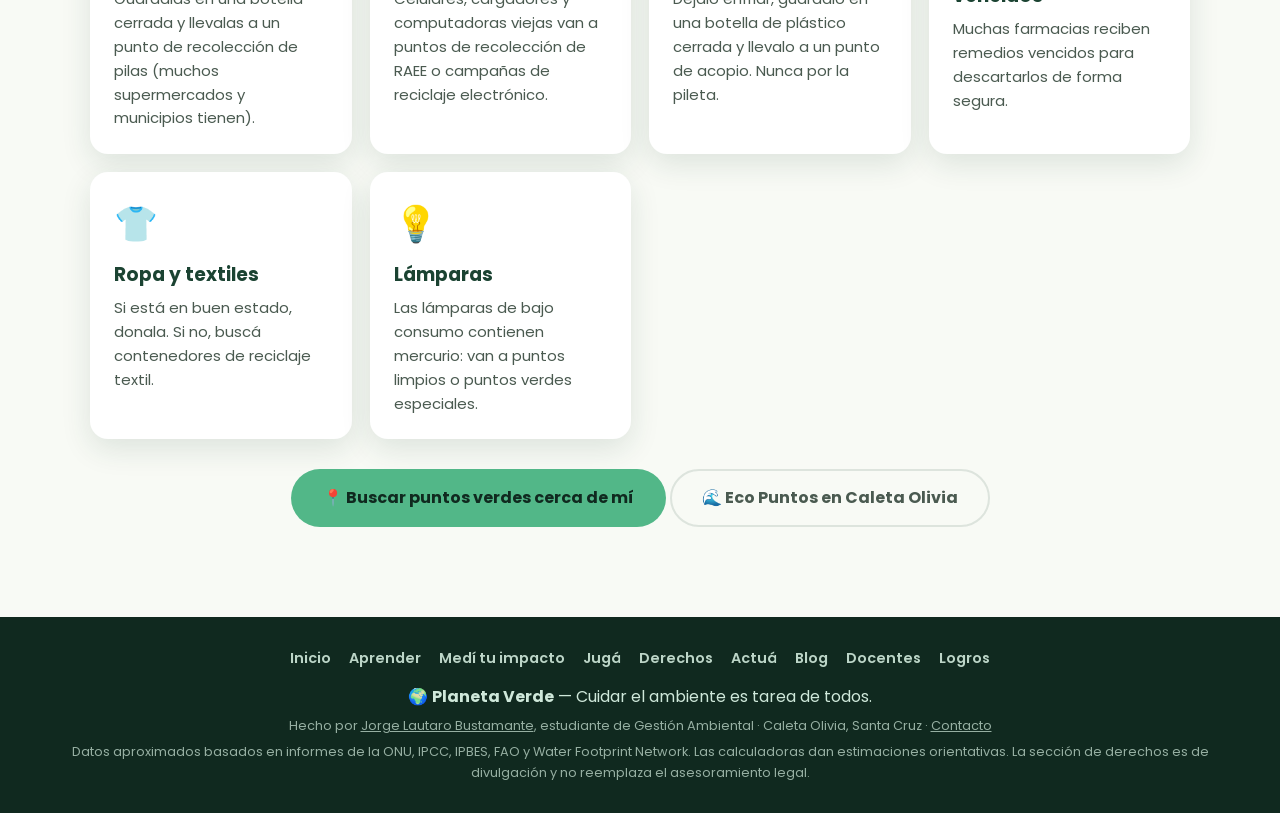
<file: actua.html>
<!DOCTYPE html>
<html lang="es">
<head>
  <meta charset="UTF-8">
  <meta name="viewport" content="width=device-width, initial-scale=1.0">
  <title>Actuá · Planeta Verde</title>
  <meta name="description" content="Acciones cotidianas, desafío de 30 días, calendario de fechas ambientales y guía de puntos verdes para descartar residuos especiales.">
  <meta name="author" content="Jorge Lautaro Bustamante">
  <meta name="theme-color" content="#1b4332">
  <meta property="og:type" content="website">
  <meta property="og:locale" content="es_AR">
  <meta property="og:title" content="Actuá · Planeta Verde">
  <meta property="og:description" content="Calculá tu huella, evaluá proyectos como un profesional ambiental, explorá las ecorregiones de Argentina y sumá insignias cuidando el planeta 🌱">
  <meta name="twitter:card" content="summary">
  <meta name="twitter:title" content="Planeta Verde · Cuidemos nuestro ambiente">
  <meta name="twitter:description" content="Calculá tu huella, evaluá proyectos ambientales, explorá ecorregiones y sumá insignias 🌱">
  <link rel="icon" href="data:image/svg+xml,%3Csvg xmlns='http://www.w3.org/2000/svg' viewBox='0 0 100 100'%3E%3Ctext y='.9em' font-size='90'%3E%F0%9F%8C%B1%3C/text%3E%3C/svg%3E">
  <link rel="preconnect" href="https://fonts.googleapis.com">
  <link rel="preconnect" href="https://fonts.gstatic.com" crossorigin>
  <link href="https://fonts.googleapis.com/css2?family=Poppins:wght@400;600;700&display=swap" rel="stylesheet">
  <link rel="manifest" href="manifest.webmanifest">
  <link rel="apple-touch-icon" href="icon-192.png">
  <link rel="stylesheet" href="style.css">
  <script>
    // Aplicar el tema guardado antes de pintar la página
    document.documentElement.classList.add('js');
    try {
      let t = localStorage.getItem('pv-theme');
      try { t = JSON.parse(t); } catch (e) {}
      if (t === 'dark' || t === 'light') document.documentElement.dataset.theme = t;
    } catch (e) {}
  </script>
</head>
<body>

  <header class="header header-small">
    <div class="page-hero">
      <span class="page-emoji" aria-hidden="true">🌿</span>
      <h1>Actuá</h1>
      <p>Pequeñas acciones diarias, un desafío para crear hábitos y todo lo que necesitás para participar.</p>
      <nav class="page-toc" aria-label="En esta página"><a href="#caleta">🌊 Caleta Olivia</a><a href="#acciones">✅ Acciones</a><a href="#desafio">📅 Desafío 30 días</a><a href="#calendario">🗓️ Calendario</a><a href="#puntos">📍 Puntos verdes</a></nav>
    </div>
  </header>

  <main>
    <!-- CALETA OLIVIA -->
    <section class="tool tool-alt" id="caleta">
      <div class="tool-head reveal">
        <span class="tag">Mi ciudad</span>
        <h2>🌊 Caleta Olivia, Santa Cruz</h2>
        <p>Una ciudad petrolera sobre el Golfo San Jorge, entre la Estepa Patagónica y el Mar Argentino. Estos son algunos de sus temas ambientales y cómo participar.</p>
      </div>

      <div class="local-grid">
        <article class="local-card reveal" style="--lc:#3a86ff">
          <span class="local-icon">💧</span>
          <h3>El agua, un tema central</h3>
          <p>La ciudad recibe agua del Acueducto Jorge Carstens, que viene desde el Lago Musters (Chubut). Sus roturas provocaron la crisis de 2014, conocida como “Días de Sed”. Para reforzar el abastecimiento se instaló una planta de ósmosis inversa que potabiliza agua de mar.</p>
          <p>En 2019, vecinos presentaron un amparo colectivo ambiental por la calidad y la provisión del agua, y la Corte Suprema pidió informes a la Nación, Chubut y Santa Cruz.</p>
          <p class="local-tip">💡 En una ciudad con agua escasa, cada litro cuenta: <a href="medi.html#hidrica">calculá tu huella hídrica</a>.</p>
        </article>

        <article class="local-card reveal" style="--lc:#2d9d5f">
          <span class="local-icon">♻️</span>
          <h3>Reciclaje y Eco Puntos</h3>
          <ul>
            <li>Hay alrededor de <strong>20 Eco Puntos</strong> para residuos secos y limpios: plástico, aluminio y cartón.</li>
            <li>Uno funciona en el supermercado <strong>La Anónima de calle Belgrano</strong>, de 9 a 21 h.</li>
            <li>El <strong>aceite de cocina usado</strong> tiene un punto de acopio en el vertedero municipal.</li>
            <li>Hay <strong>recolección diferenciada</strong> en algunas zonas, y el programa de ecocanje <strong>“Sigue Girando”</strong>.</li>
            <li>La Planta Integral de Residuos organiza <strong>visitas guiadas</strong>.</li>
          </ul>
          <p class="local-tip">📞 Los puntos y horarios cambian: confirmalos con la Municipalidad de Caleta Olivia.</p>
        </article>

        <article class="local-card reveal" style="--lc:#6c8ead">
          <span class="local-icon">🦭</span>
          <h3>Naturaleza cerca de casa</h3>
          <ul>
            <li><strong>Reserva de lobos marinos</strong> a unos 10 a 15 km al sur, por la Ruta Nacional 3: una colonia de lobo marino de un pelo con cientos de ejemplares. Es área protegida: no se baja a la playa.</li>
            <li>A veces llegan a la costa <strong>pingüinos de Magallanes</strong>, lobos y elefantes marinos. No hay que tocarlos ni molestarlos.</li>
            <li>A unos 170 km al sur está el <strong>Parque Natural Provincial Monte Loayza</strong>, con lobos marinos y colonias de cormoranes.</li>
          </ul>
          <p class="local-tip">🗺️ La ciudad está entre dos ecorregiones: <a href="aprender.html#ecorregiones">Estepa Patagónica y Mar Argentino</a>.</p>
        </article>

        <article class="local-card reveal" style="--lc:#e9c46a">
          <span class="local-icon">⚡</span>
          <h3>Petróleo y viento</h3>
          <p>La cuenca del Golfo San Jorge es una de las principales zonas petroleras del país. El saneamiento de pozos abandonados y el cuidado de las napas son reclamos ambientales de la región.</p>
          <p>A unos 25 km, junto a Cañadón Seco, funciona el <strong>Parque Eólico Cañadón León</strong> (YPF Luz), inaugurado en 2022, con unos 123 MW de energía renovable.</p>
          <p class="local-tip">⚖️ ¿Querés pensar estos temas como un evaluador? Probá el <a href="juegos.html#eia">simulador de EIA</a> con los casos del parque eólico y de la planta desalinizadora.</p>
        </article>

        <article class="local-card reveal" style="--lc:#48a9a6">
          <span class="local-icon">🦩</span>
          <h3>Un humedal en plena ciudad</h3>
          <p>El <strong>Humedal Caleta Olivia</strong> es una reserva provincial creada en 2000, de unas 68 hectáreas, dentro del ejido urbano. Lo usan para alimentarse y, a veces, para reproducirse flamencos, chorlitos, cisnes, cauquenes y falaropos, incluidas aves migratorias que llegan desde el hemisferio norte.</p>
          <p>Hubo jornadas de limpieza, como la de 2019 en la segunda laguna, y se ha señalado la falta de un plan de manejo.</p>
          <p class="local-tip">🦆 ¿Por qué importan los humedales? Leé el <a href="blog.html">artículo del blog</a>.</p>
        </article>

        <article class="local-card reveal" style="--lc:#1d6fa5">
          <span class="local-icon">🐋</span>
          <h3>El Golfo San Jorge, un mar vivo</h3>
          <p>Investigadores de la región registran hasta <strong>12 especies de cetáceos</strong> en el golfo. Incluso se documentó una <strong>ballena azul</strong>, el animal más grande del planeta y una especie en peligro, en el sector norte del golfo.</p>
          <p>El golfo es a la vez zona pesquera y petrolera: por eso es clave controlar derrames, efluentes y residuos que llegan al mar.</p>
          <p class="local-tip">🌊 Conocé más del <a href="aprender.html#ecorregiones">Mar Argentino</a> en el mapa de ecorregiones.</p>
        </article>

        <article class="local-card reveal" style="--lc:#c08552">
          <span class="local-icon">🏛️</span>
          <h3>Un poco de historia</h3>
          <p>Caleta Olivia se fundó el <strong>20 de noviembre de 1901</strong>. Con el petróleo, a mediados del siglo XX, la ciudad creció muy rápido.</p>
          <p>Su símbolo es el <strong>Gorosito</strong>, el monumento de 13 metros al obrero petrolero, levantado en 1969. Ese crecimiento acelerado explica muchos de los desafíos actuales de agua, residuos y planificación urbana.</p>
        </article>

        <article class="local-card reveal" style="--lc:#9b4dca">
          <span class="local-icon">🎆</span>
          <h3>Una ciudad sin pirotecnia</h3>
          <p>Desde 2019, una ordenanza municipal prohíbe la venta, el acopio y el uso de pirotecnia en Caleta Olivia.</p>
          <p>Es una medida ambiental: el estruendo afecta a mascotas, aves y personas sensibles al ruido, y los restos de pirotecnia contaminan.</p>
          <p class="local-tip">🧠 ¿Cuánto sabés de tu ciudad? Probá el <a href="juegos.html#quiz">quiz con el tema “Caleta Olivia”</a>.</p>
        </article>
      </div>

      <div class="local-actions panel reveal">
        <h3>¿Cómo participar en Caleta Olivia?</h3>
        <div class="steps">
          <div class="step"><span class="step-num">1</span><h4>Separá en casa</h4><p>Llevá plásticos, latas y cartón limpios y secos a un Eco Punto.</p></div>
          <div class="step"><span class="step-num">2</span><h4>Cuidá el agua</h4><p>Revisá pérdidas, juntá agua de lluvia para regar y elegí plantas nativas de la estepa.</p></div>
          <div class="step"><span class="step-num">3</span><h4>Respetá la fauna</h4><p>Si ves un pingüino o un lobo marino en la costa, mantené distancia y avisá a las autoridades si está herido.</p></div>
          <div class="step"><span class="step-num">4</span><h4>Informate y participá</h4><p>Pedí información ambiental (Ley 25.831) y sumate a las actividades de la Secretaría de Ambiente municipal.</p></div>
        </div>
      </div>

      <details class="sources reveal">
        <summary>📚 Fuentes de esta sección</summary>
        <ul>
          <li><a href="https://www.lavanguardianoticias.com.ar/nota-reciclaje-en-caleta-olivia-ya-hay-alrededor-de-20-eco-puntos-y-sumaron-dos-nuevos-espacios-123298" target="_blank" rel="noopener">La Vanguardia Noticias: Eco Puntos en Caleta Olivia</a></li>
          <li><a href="https://vocesyapuntes.com/nuevo-punto-verde-para-reciclaje-en-caleta-olivia/" target="_blank" rel="noopener">Voces y Apuntes: nuevo punto verde</a></li>
          <li><a href="https://znnoticias.com/2026/05/16/la-municipalidad-de-caleta-olivia-impulsa-visitas-guiadas-a-la-planta-integral-de-residuos/" target="_blank" rel="noopener">ZN Noticias: visitas a la Planta Integral de Residuos</a></li>
          <li><a href="https://es.wikipedia.org/wiki/Escasez_de_agua_en_Caleta_Olivia_de_2014" target="_blank" rel="noopener">Wikipedia: escasez de agua en Caleta Olivia de 2014</a></li>
          <li><a href="https://www.infobae.com/sociedad/policiales/2019/02/26/la-corte-suprema-pidio-informes-por-la-contaminacion-del-agua-potable-de-caleta-olivia/" target="_blank" rel="noopener">Infobae: la Corte Suprema pidió informes (2019)</a></li>
          <li><a href="https://laopinionaustral.com.ar/caleta-olivia/turismo-municipal-de-caleta-olivia-impulso-visita-a-la-reserva-de-lobos-marinos-517154.html" target="_blank" rel="noopener">La Opinión Austral: Reserva de Lobos Marinos</a></li>
          <li><a href="https://laopinionaustral.com.ar/caleta-olivia/recomendaciones-ante-la-llegada-de-pinguinos-a-las-costas-de-caleta-olivia-296375.html" target="_blank" rel="noopener">La Opinión Austral: llegada de pingüinos a la costa</a></li>
          <li><a href="https://es.wikipedia.org/wiki/Parque_natural_provincial_Monte_Loayza" target="_blank" rel="noopener">Wikipedia: Parque Natural Provincial Monte Loayza</a></li>
          <li><a href="https://en.mercopress.com/2022/03/04/ypf-luz-officially-opens-canadon-leon-wind-farm-in-argentine-patagonia" target="_blank" rel="noopener">MercoPress: inauguración del Parque Eólico Cañadón León</a></li>
          <li><a href="https://es.wikipedia.org/wiki/Humedal_Caleta_Olivia" target="_blank" rel="noopener">Wikipedia: Humedal Caleta Olivia</a></li>
          <li><a href="https://ampargentina.org/areas/caleta-olivia/" target="_blank" rel="noopener">AMP Argentina: Caleta Olivia</a></li>
          <li><a href="https://www.elpatagonico.com/el-humedal-es-otra-reserva-caleta-que-precisa-urgente-intervencion-estatal-n1340239" target="_blank" rel="noopener">El Patagónico: el humedal precisa intervención</a></li>
          <li><a href="https://viapais.com.ar/caleta-olivia/956870-caleta-olivia-cumplio-con-el-primer-desafio-del-trash-challenge/" target="_blank" rel="noopener">Vía País: limpieza del humedal (Trash Challenge)</a></li>
          <li><a href="https://www.diariojornada.com.ar/309542/magazine/golfo_san_jorge_se_avistan_doce_especies_de_cetaceos_" target="_blank" rel="noopener">Diario Jornada: doce especies de cetáceos en el Golfo San Jorge</a></li>
          <li><a href="https://www.lacapitalmdp.com/una-aparicion-inesperada-en-el-golfo-san-jorge-registran-una-ballena-azul/" target="_blank" rel="noopener">La Capital: registran una ballena azul en el Golfo San Jorge</a></li>
          <li><a href="https://en.wikipedia.org/wiki/Caleta_Olivia" target="_blank" rel="noopener">Wikipedia: Caleta Olivia (fundación)</a></li>
          <li><a href="https://www.pagina12.com.ar/diario/suplementos/turismo/9-2445-2012-11-18.html" target="_blank" rel="noopener">Página/12: el Gorosito y la historia de la ciudad</a></li>
          <li><a href="https://viapais.com.ar/caleta-olivia/1487003-prohiben-la-pirotecnia/" target="_blank" rel="noopener">Vía País: prohíben la pirotecnia</a></li>
        </ul>
      </details>
    </section>

    <!-- CHECKLIST -->
    <section class="actions" id="acciones">
      <h2 class="reveal">¿Qué puedo hacer yo?</h2>
      <p class="actions-intro reveal">Marcá las acciones que ya hacés y descubrí tu nivel de compromiso con el planeta.</p>
      <div class="action-grid">
        <label class="action reveal"><input type="checkbox"><span class="action-icon">🚲</span><span>Camino, uso bici o transporte público</span></label>
        <label class="action reveal"><input type="checkbox"><span class="action-icon">💡</span><span>Apago las luces que no uso</span></label>
        <label class="action reveal"><input type="checkbox"><span class="action-icon">🛍️</span><span>Llevo mi propia bolsa para hacer las compras</span></label>
        <label class="action reveal"><input type="checkbox"><span class="action-icon">♻️</span><span>Separo los residuos en casa</span></label>
        <label class="action reveal"><input type="checkbox"><span class="action-icon">🚿</span><span>Me ducho en menos de 5 minutos</span></label>
        <label class="action reveal"><input type="checkbox"><span class="action-icon">🌳</span><span>Planté un árbol o cuido plantas</span></label>
        <label class="action reveal"><input type="checkbox"><span class="action-icon">🥤</span><span>Evito plásticos de un solo uso</span></label>
        <label class="action reveal"><input type="checkbox"><span class="action-icon">🥕</span><span>Compro productos locales y de estación</span></label>
      </div>
      <div class="progress-wrap">
        <div class="progress"><div class="progress-bar" id="progressBar"></div></div>
        <p class="progress-text" id="progressText">Marcá al menos una acción para empezar 🌱</p>
      </div>
    </section>

    <!-- DESAFÍO 30 DÍAS -->
    <section class="tool" id="desafio">
      <div class="tool-head reveal">
        <span class="tag">Desafío</span>
        <h2>30 días por el planeta</h2>
        <p>Una acción por día. Tocá cada día cuando lo cumplas: tu avance se guarda en este navegador.</p>
      </div>
      <div class="challenge-top reveal">
        <div class="progress progress-light"><div class="progress-bar" id="chBar"></div></div>
        <p id="chText" class="ch-text">0 de 30 días completados</p>
      </div>
      <div class="challenge-grid" id="chGrid"></div>
      <div class="center"><button class="btn btn-outline btn-small" id="chReset">Reiniciar desafío</button></div>
    </section>

    <!-- CALENDARIO -->
    <section class="tool tool-alt" id="calendario">
      <div class="tool-head reveal">
        <span class="tag">Calendario</span>
        <h2>Fechas ambientales</h2>
        <p>Días internacionales para recordar, participar y difundir.</p>
      </div>
      <div class="next-date reveal" id="nextDate"></div>
      <div class="dates" id="dates"></div>
    </section>

    <!-- PUNTOS VERDES -->
    <section class="tool" id="puntos">
      <div class="tool-head reveal">
        <span class="tag">Puntos verdes</span>
        <h2>¿Dónde llevo cada cosa?</h2>
        <p>Algunos residuos no van a la basura común ni a los contenedores de la calle. Así se descartan correctamente:</p>
      </div>
      <div class="points">
        <div class="point reveal"><span class="point-icon">🔋</span><h3>Pilas y baterías</h3><p>Guardalas en una botella cerrada y llevalas a un punto de recolección de pilas (muchos supermercados y municipios tienen).</p></div>
        <div class="point reveal"><span class="point-icon">📱</span><h3>Electrónicos</h3><p>Celulares, cargadores y computadoras viejas van a puntos de recolección de RAEE o campañas de reciclaje electrónico.</p></div>
        <div class="point reveal"><span class="point-icon">🛢️</span><h3>Aceite de cocina</h3><p>Dejalo enfriar, guardalo en una botella de plástico cerrada y llevalo a un punto de acopio. Nunca por la pileta.</p></div>
        <div class="point reveal"><span class="point-icon">💊</span><h3>Medicamentos vencidos</h3><p>Muchas farmacias reciben remedios vencidos para descartarlos de forma segura.</p></div>
        <div class="point reveal"><span class="point-icon">👕</span><h3>Ropa y textiles</h3><p>Si está en buen estado, donala. Si no, buscá contenedores de reciclaje textil.</p></div>
        <div class="point reveal"><span class="point-icon">💡</span><h3>Lámparas</h3><p>Las lámparas de bajo consumo contienen mercurio: van a puntos limpios o puntos verdes especiales.</p></div>
      </div>
      <div class="center reveal">
        <a class="btn" href="https://www.google.com/maps/search/punto+verde+reciclaje" target="_blank" rel="noopener">📍 Buscar puntos verdes cerca de mí</a>
        <a class="btn btn-outline" href="#caleta">🌊 Eco Puntos en Caleta Olivia</a>
      </div>
    </section>

  </main>

  <script src="layout.js"></script>
  <script src="achievements.js"></script>
  <script src="script.js"></script>
  <script src="eia.js"></script>
  <script src="ecoregiones.js"></script>
  <script src="foodweb.js"></script>
  <script src="clima-agua.js"></script>
  <script src="calidad.js"></script>
  <script src="residuos.js"></script>
  <script src="audit.js"></script>
  <script src="glossary.js"></script>
  <script src="aportes.js"></script>
  <script src="blog.js"></script>
  <script src="docentes.js"></script>
  <script src="ranking.js"></script>
</body>
</html>
</file>
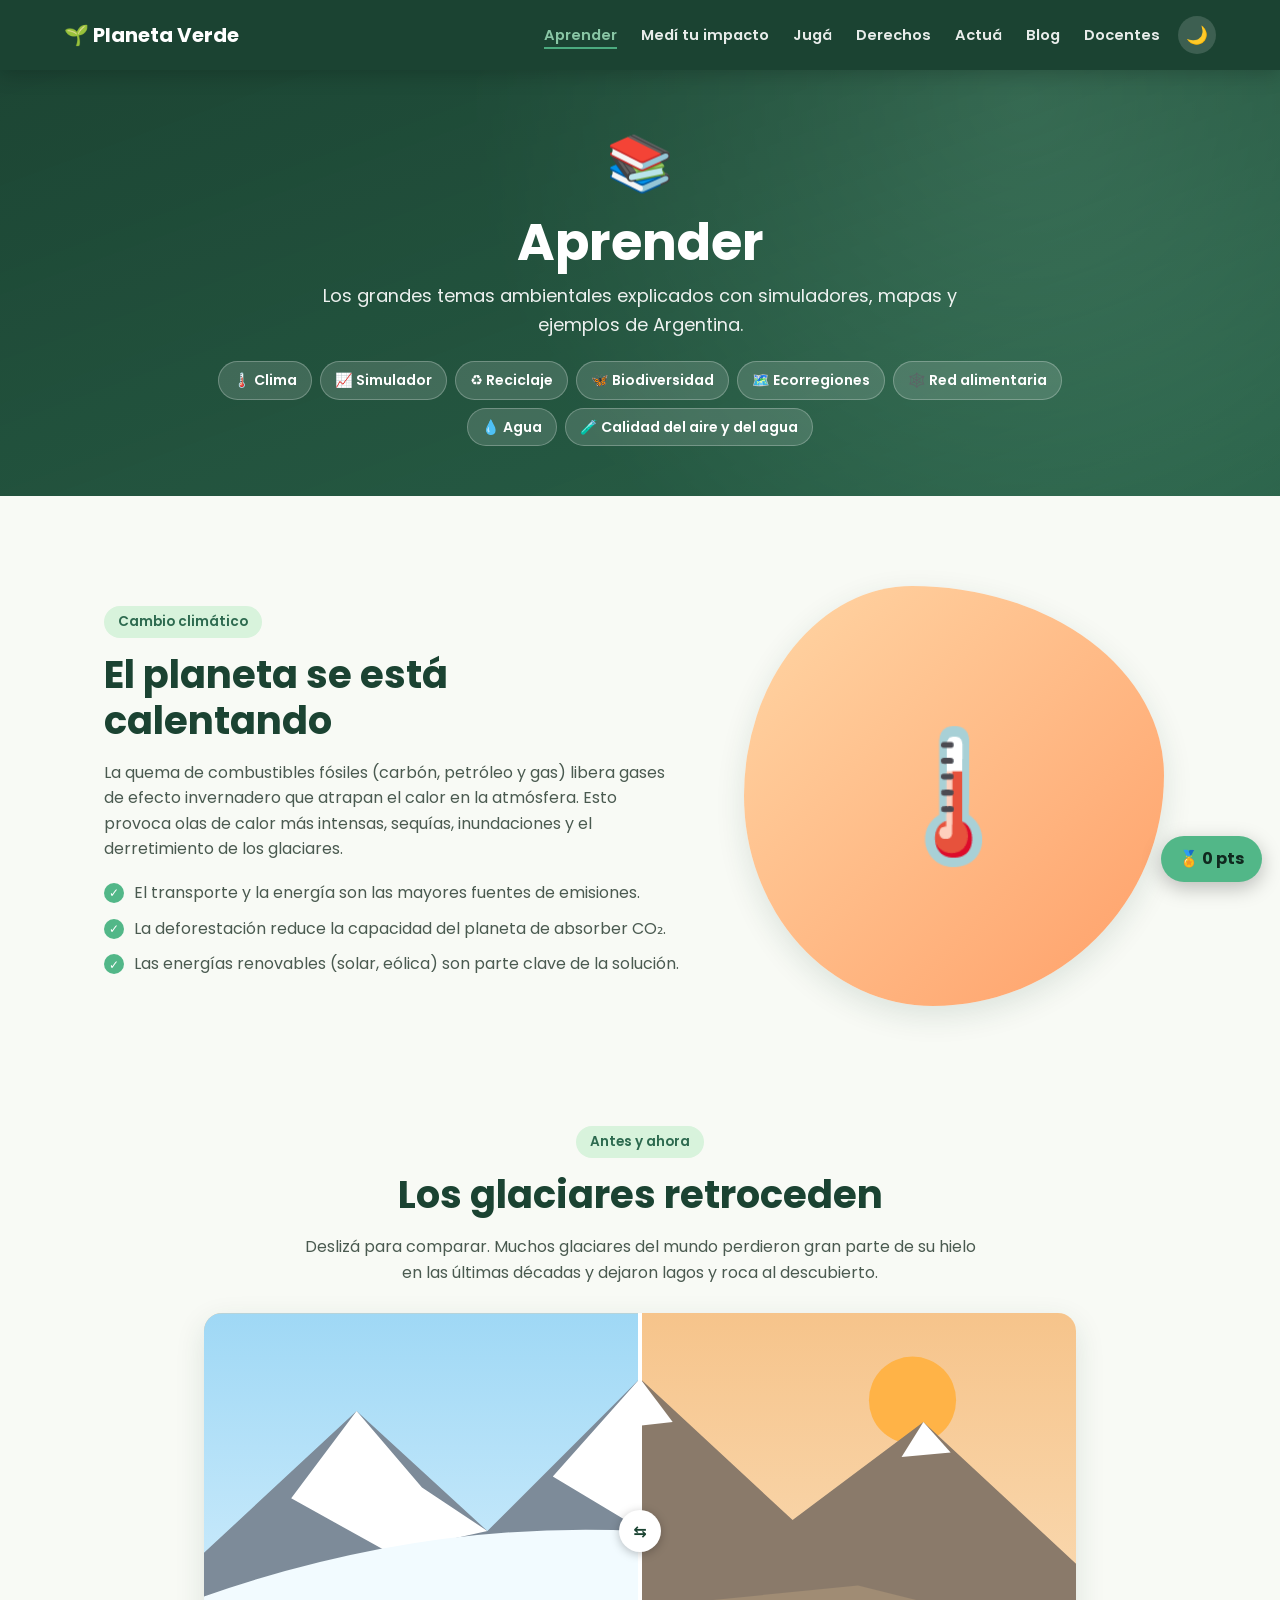
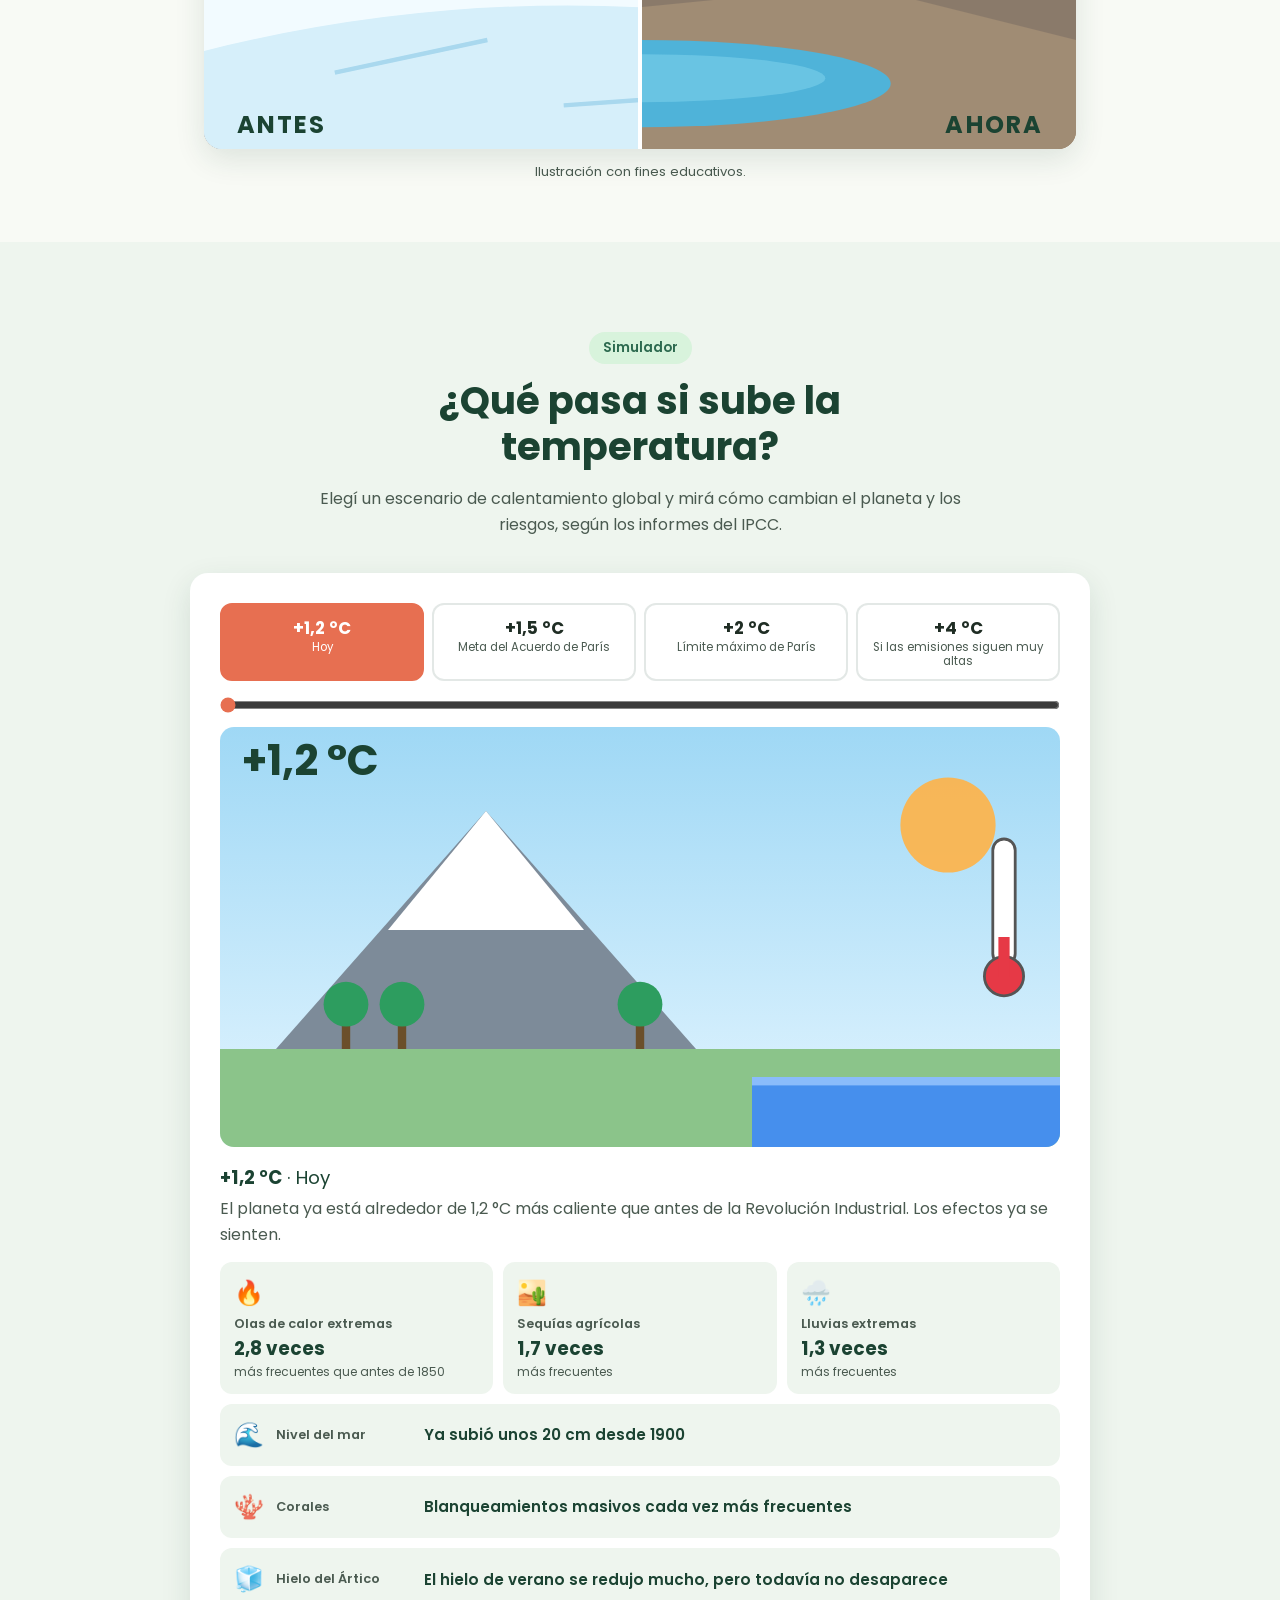
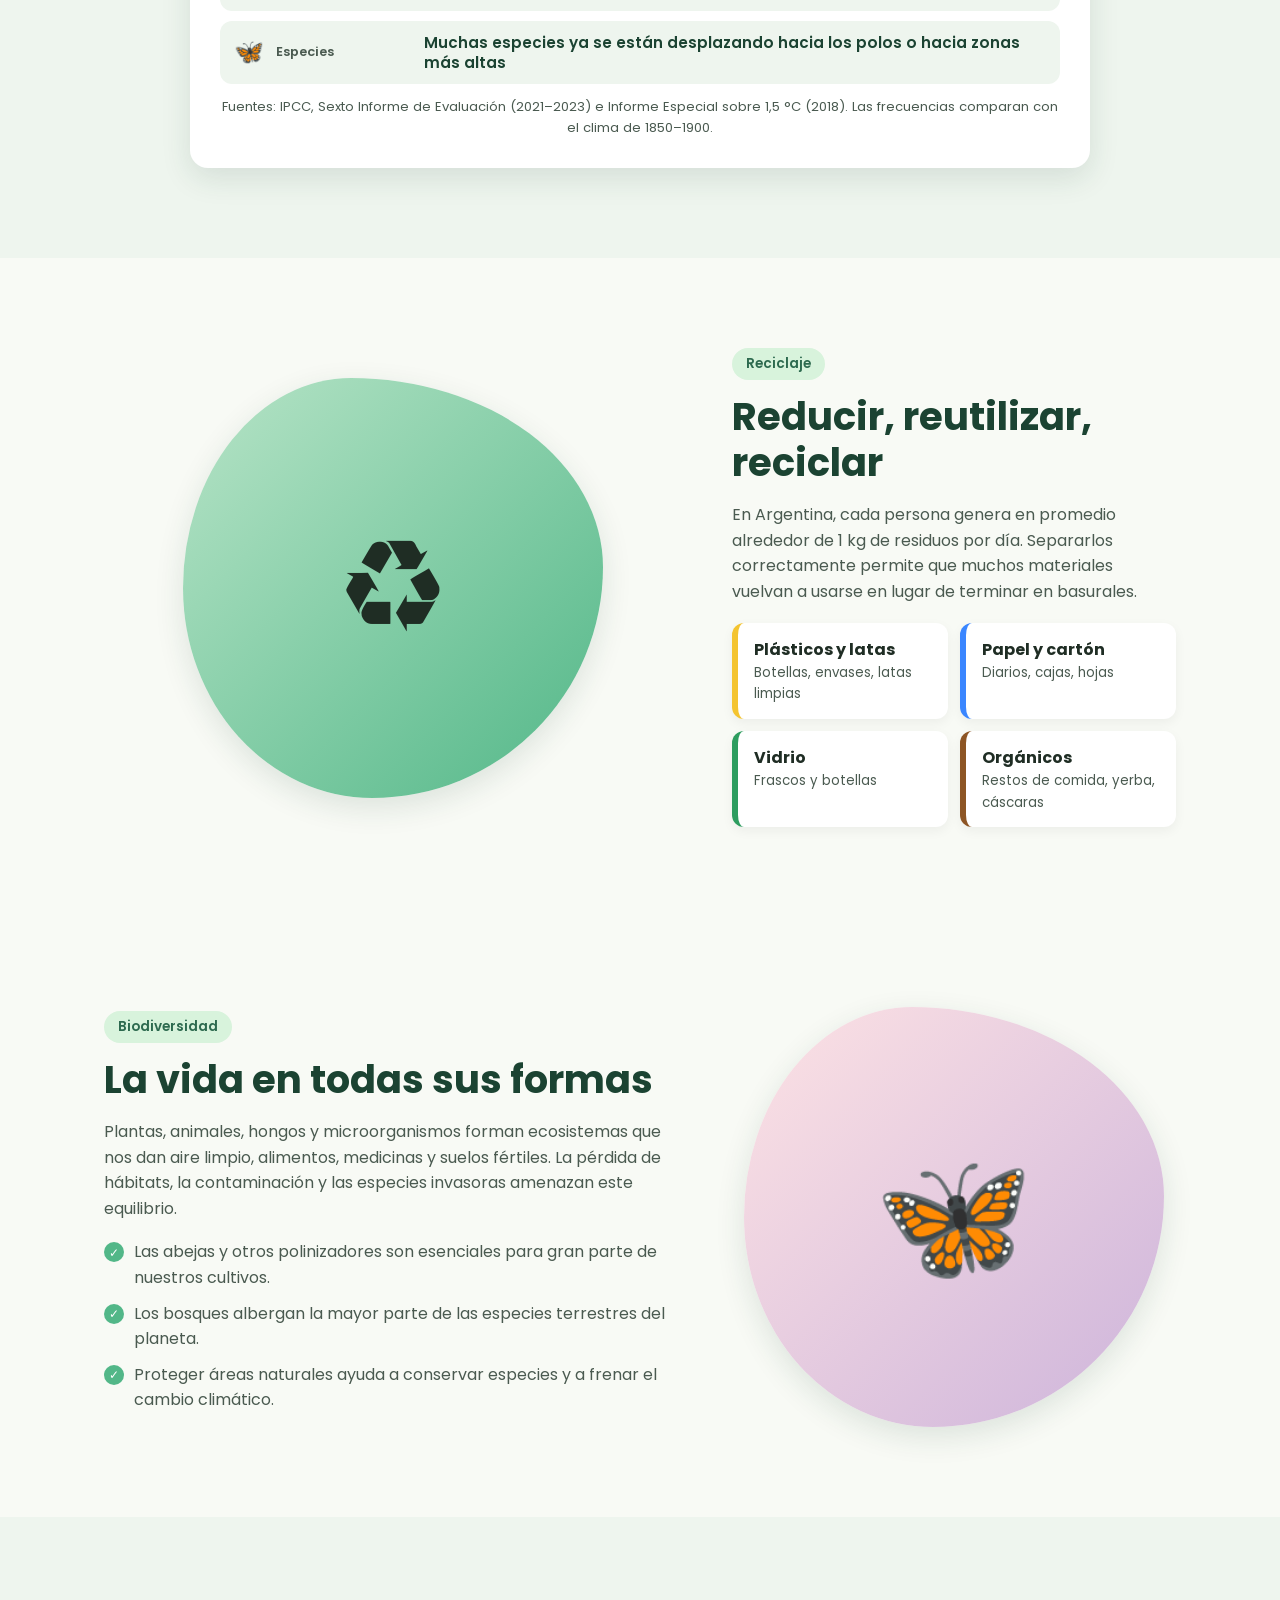
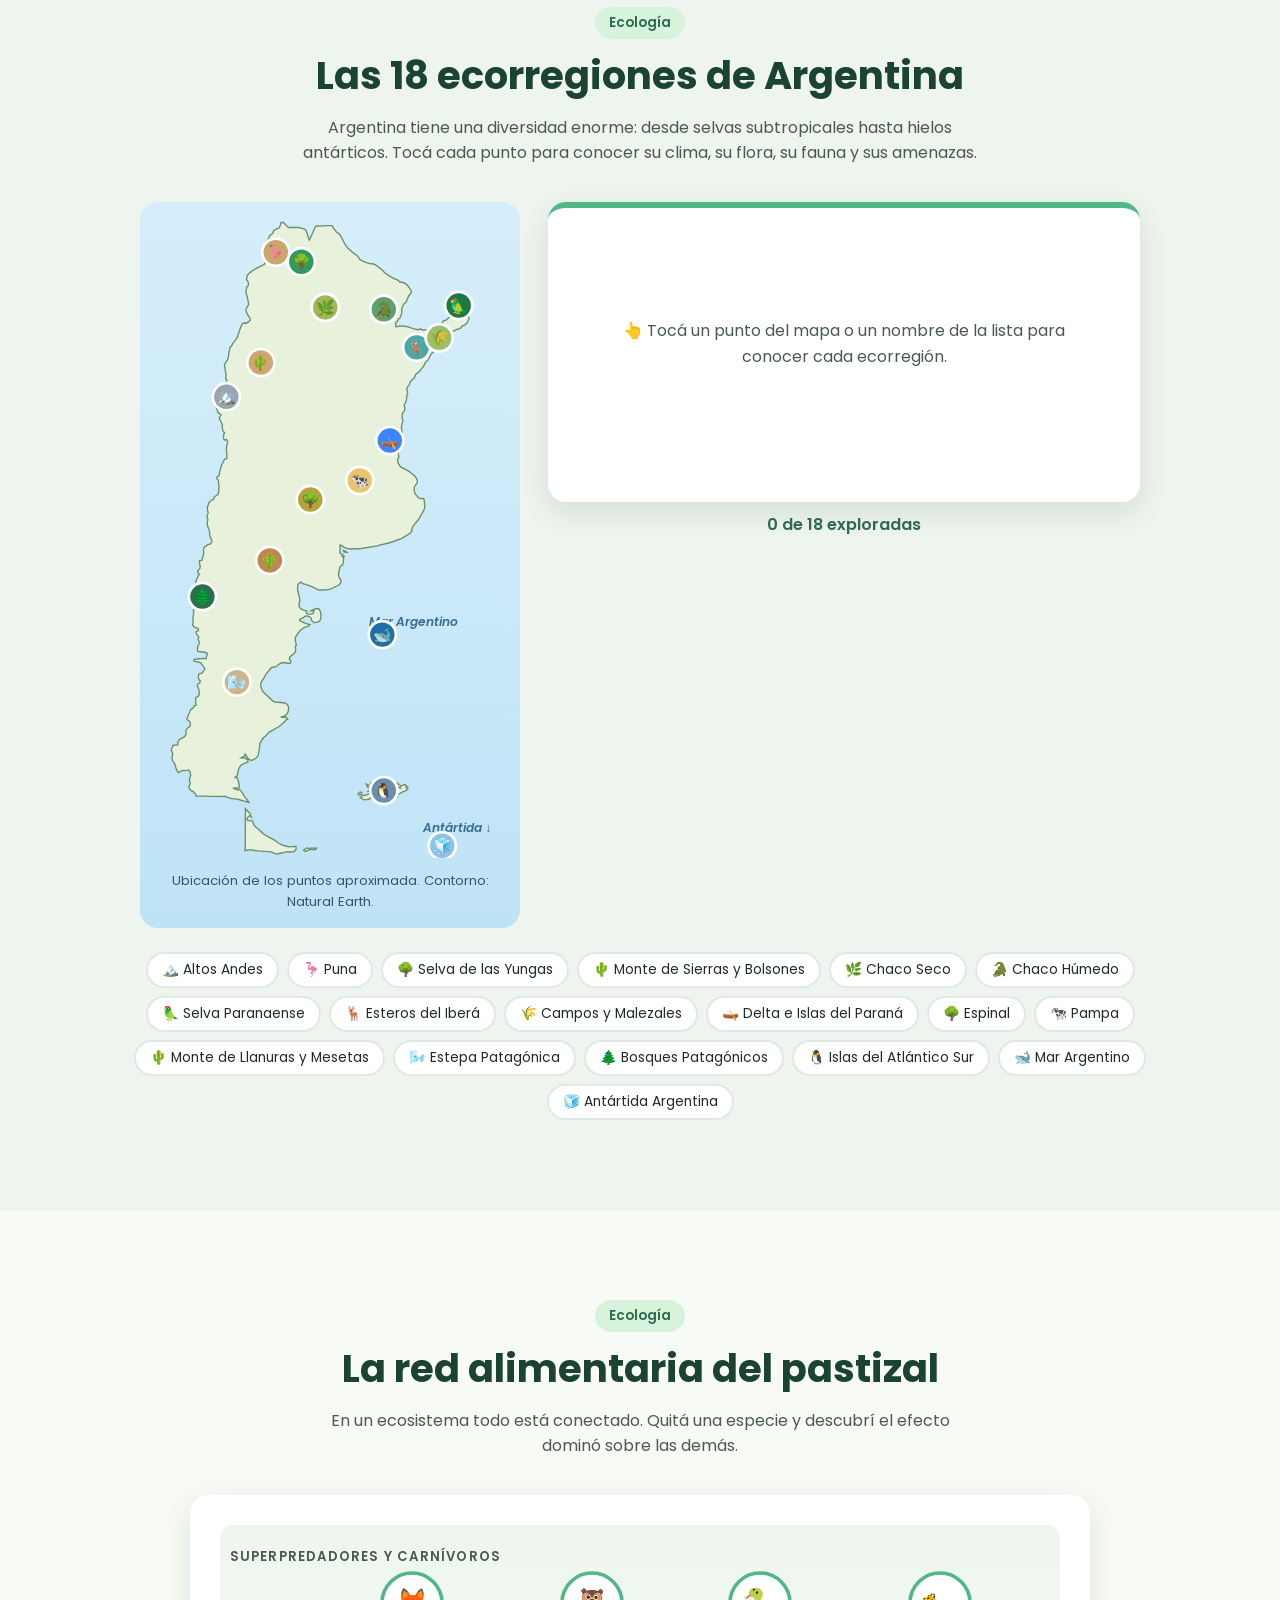
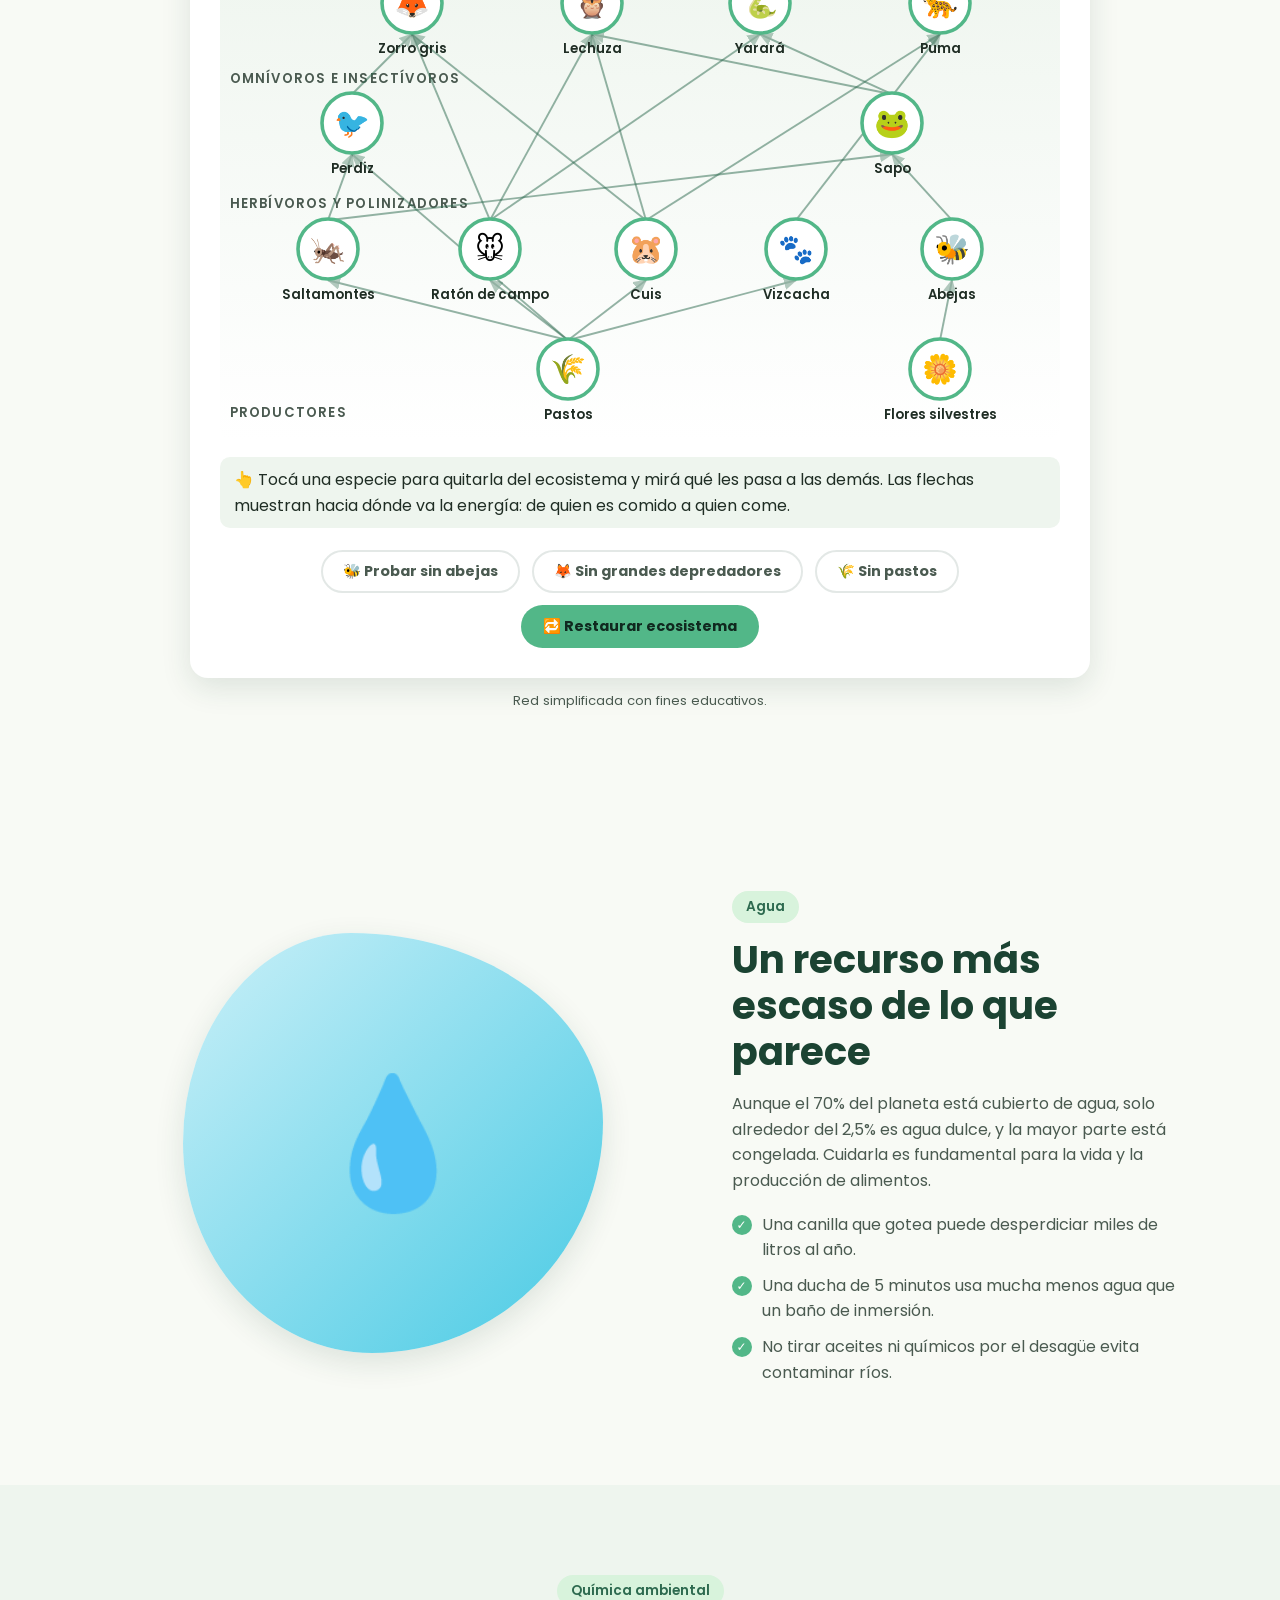
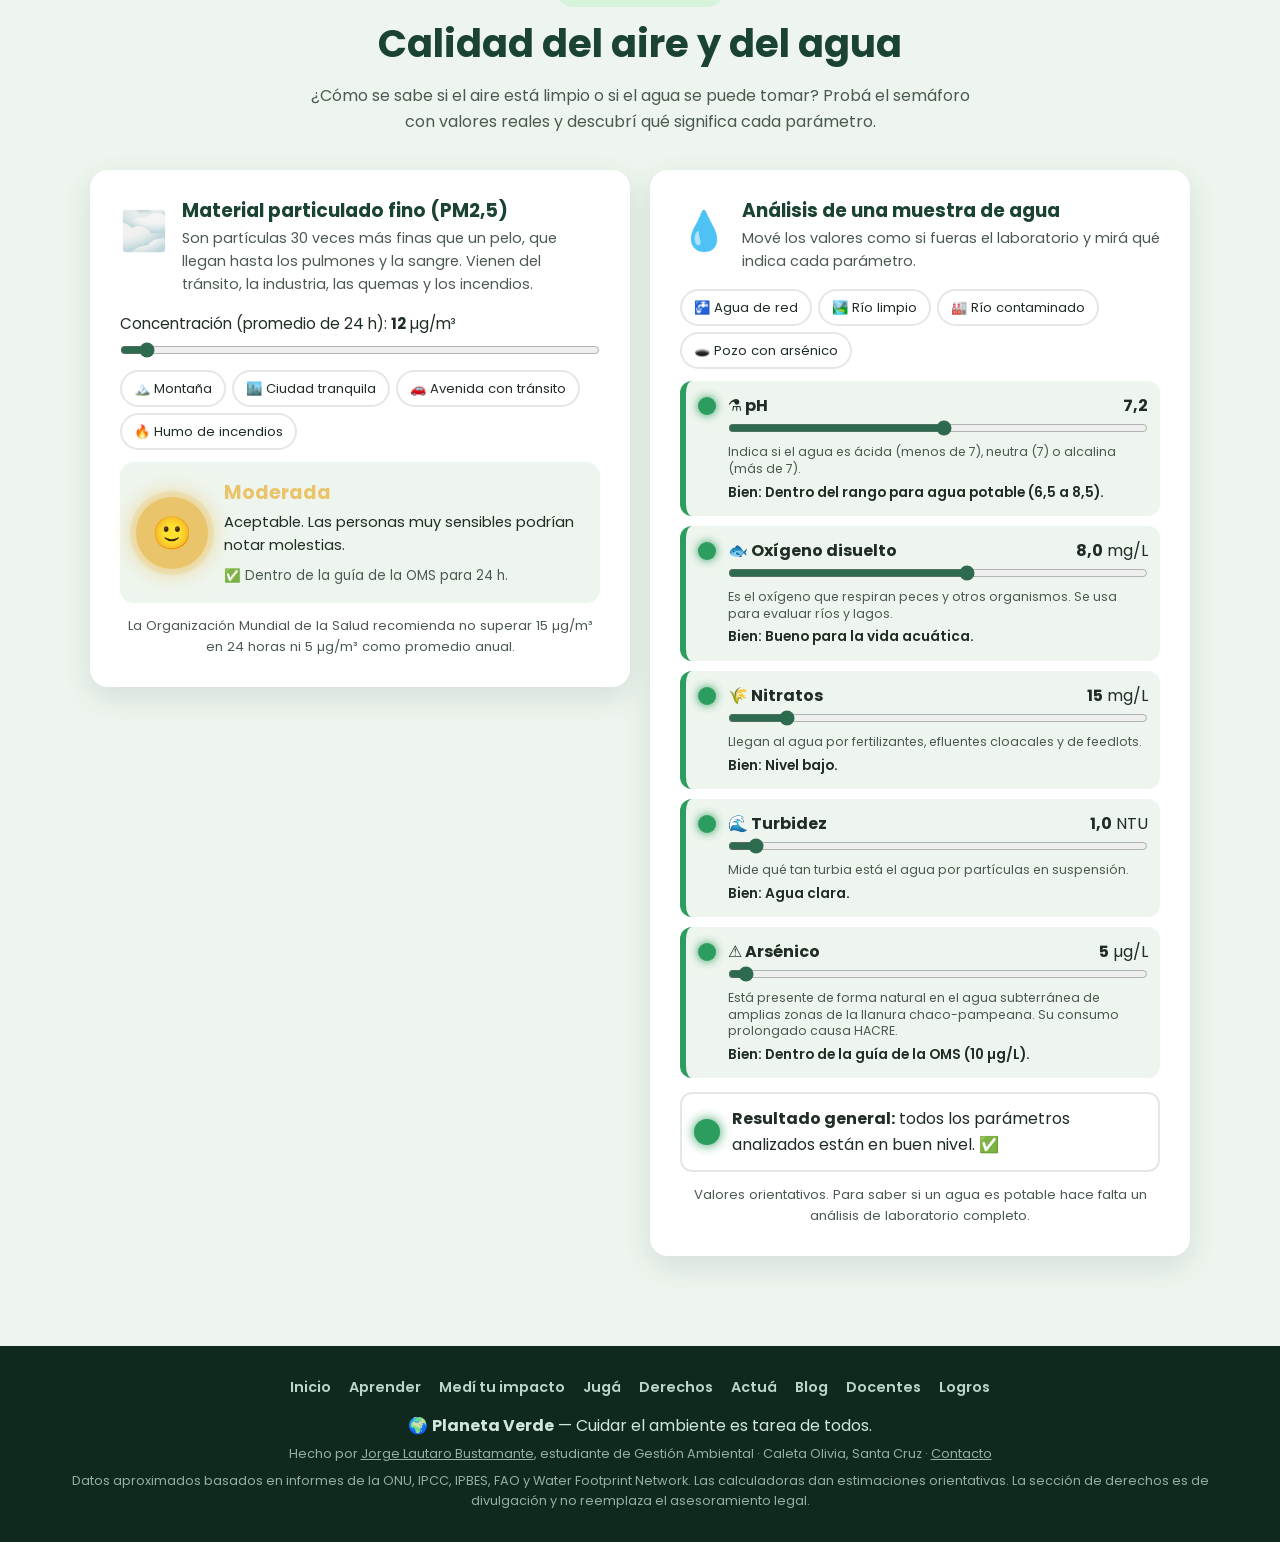
<file: aprender.html>
<!DOCTYPE html>
<html lang="es">
<head>
  <meta charset="UTF-8">
  <meta name="viewport" content="width=device-width, initial-scale=1.0">
  <title>Aprender · Planeta Verde</title>
  <meta name="description" content="Cambio climático, reciclaje, biodiversidad, ecorregiones de Argentina, red alimentaria, agua y calidad del aire, explicados de forma interactiva.">
  <meta name="author" content="Jorge Lautaro Bustamante">
  <meta name="theme-color" content="#1b4332">
  <meta property="og:type" content="website">
  <meta property="og:locale" content="es_AR">
  <meta property="og:title" content="Aprender · Planeta Verde">
  <meta property="og:description" content="Calculá tu huella, evaluá proyectos como un profesional ambiental, explorá las ecorregiones de Argentina y sumá insignias cuidando el planeta 🌱">
  <meta name="twitter:card" content="summary">
  <meta name="twitter:title" content="Planeta Verde · Cuidemos nuestro ambiente">
  <meta name="twitter:description" content="Calculá tu huella, evaluá proyectos ambientales, explorá ecorregiones y sumá insignias 🌱">
  <link rel="icon" href="data:image/svg+xml,%3Csvg xmlns='http://www.w3.org/2000/svg' viewBox='0 0 100 100'%3E%3Ctext y='.9em' font-size='90'%3E%F0%9F%8C%B1%3C/text%3E%3C/svg%3E">
  <link rel="preconnect" href="https://fonts.googleapis.com">
  <link rel="preconnect" href="https://fonts.gstatic.com" crossorigin>
  <link href="https://fonts.googleapis.com/css2?family=Poppins:wght@400;600;700&display=swap" rel="stylesheet">
  <link rel="manifest" href="manifest.webmanifest">
  <link rel="apple-touch-icon" href="icon-192.png">
  <link rel="stylesheet" href="style.css">
  <script>
    // Aplicar el tema guardado antes de pintar la página
    document.documentElement.classList.add('js');
    try {
      let t = localStorage.getItem('pv-theme');
      try { t = JSON.parse(t); } catch (e) {}
      if (t === 'dark' || t === 'light') document.documentElement.dataset.theme = t;
    } catch (e) {}
  </script>
</head>
<body>

  <header class="header header-small">
    <div class="page-hero">
      <span class="page-emoji" aria-hidden="true">📚</span>
      <h1>Aprender</h1>
      <p>Los grandes temas ambientales explicados con simuladores, mapas y ejemplos de Argentina.</p>
      <nav class="page-toc" aria-label="En esta página"><a href="#clima">🌡️ Clima</a><a href="#simulador">📈 Simulador</a><a href="#reciclaje">♻️ Reciclaje</a><a href="#biodiversidad">🦋 Biodiversidad</a><a href="#ecorregiones">🗺️ Ecorregiones</a><a href="#cadena">🕸️ Red alimentaria</a><a href="#agua">💧 Agua</a><a href="#calidad">🧪 Calidad del aire y del agua</a></nav>
    </div>
  </header>

  <main>
    <!-- APRENDER -->
    <section class="section" id="clima">
      <div class="section-text reveal">
        <span class="tag">Cambio climático</span>
        <h2>El planeta se está calentando</h2>
        <p>La quema de combustibles fósiles (carbón, petróleo y gas) libera gases de efecto invernadero que atrapan el calor en la atmósfera. Esto provoca olas de calor más intensas, sequías, inundaciones y el derretimiento de los glaciares.</p>
        <ul class="list">
          <li>El transporte y la energía son las mayores fuentes de emisiones.</li>
          <li>La deforestación reduce la capacidad del planeta de absorber CO₂.</li>
          <li>Las energías renovables (solar, eólica) son parte clave de la solución.</li>
        </ul>
      </div>
      <div class="section-card card-clima reveal">
        <div class="big-icon">🌡️</div>
      </div>
    </section>

    <!-- Antes y después -->
    <section class="compare-section" id="glaciar">
      <div class="compare-head reveal">
        <span class="tag">Antes y ahora</span>
        <h2>Los glaciares retroceden</h2>
        <p>Deslizá para comparar. Muchos glaciares del mundo perdieron gran parte de su hielo en las últimas décadas y dejaron lagos y roca al descubierto.</p>
      </div>
      <div class="compare reveal" id="compare">
        <svg class="compare-img" viewBox="0 0 800 400" preserveAspectRatio="xMidYMid slice" aria-label="Ilustración de un glaciar pequeño en la actualidad">
          <defs>
            <linearGradient id="skyNow" x1="0" y1="0" x2="0" y2="1"><stop offset="0" stop-color="#f6c48b"/><stop offset="1" stop-color="#fbe3c2"/></linearGradient>
          </defs>
          <rect width="800" height="400" fill="url(#skyNow)"/>
          <circle cx="650" cy="80" r="40" fill="#ffb347"/>
          <polygon points="0,400 0,220 140,90 260,200 400,60 540,190 660,100 800,230 800,400" fill="#8a7a6a"/>
          <polygon points="140,90 165,120 120,125" fill="#fff"/>
          <polygon points="400,60 430,100 385,105 372,88" fill="#fff"/>
          <polygon points="660,100 685,128 640,132" fill="#fff"/>
          <polygon points="0,400 0,300 200,250 400,270 600,250 800,300 800,400" fill="#a08c74"/>
          <ellipse cx="400" cy="340" rx="230" ry="40" fill="#4fb3d9"/>
          <ellipse cx="400" cy="335" rx="170" ry="22" fill="#7cd0ec" opacity=".6"/>
          <text x="770" y="385" text-anchor="end" class="svg-label">AHORA</text>
        </svg>
        <div class="compare-before" id="compareBefore">
          <svg class="compare-img" viewBox="0 0 800 400" preserveAspectRatio="xMidYMid slice" aria-label="Ilustración de un glaciar grande en el pasado">
            <defs>
              <linearGradient id="skyThen" x1="0" y1="0" x2="0" y2="1"><stop offset="0" stop-color="#9fd8f5"/><stop offset="1" stop-color="#e3f5ff"/></linearGradient>
            </defs>
            <rect width="800" height="400" fill="url(#skyThen)"/>
            <polygon points="0,400 0,220 140,90 260,200 400,60 540,190 660,100 800,230 800,400" fill="#7d8b99"/>
            <polygon points="140,90 200,160 260,200 170,220 80,170" fill="#fff"/>
            <polygon points="400,60 480,140 540,190 420,210 320,150" fill="#fff"/>
            <polygon points="660,100 740,180 800,230 690,220 600,170" fill="#fff"/>
            <path d="M0,400 L0,260 Q200,190 400,200 Q600,190 800,260 L800,400 Z" fill="#f2fbff"/>
            <path d="M0,400 L0,310 Q200,260 400,270 Q600,260 800,310 L800,400 Z" fill="#d6effa"/>
            <path d="M120,330 L260,300 M480,300 L640,330 M330,360 L470,350" stroke="#a9d8ee" stroke-width="4"/>
            <text x="30" y="385" class="svg-label">ANTES</text>
          </svg>
        </div>
        <div class="compare-line" id="compareLine"><span>⇆</span></div>
        <input type="range" min="0" max="100" value="50" class="compare-range" id="compareRange" aria-label="Deslizar para comparar antes y ahora">
      </div>
      <p class="note">Ilustración con fines educativos.</p>
    </section>

    <!-- SIMULADOR DE TEMPERATURA -->
    <section class="tool tool-alt" id="simulador">
      <div class="tool-head reveal">
        <span class="tag">Simulador</span>
        <h2>¿Qué pasa si sube la temperatura?</h2>
        <p>Elegí un escenario de calentamiento global y mirá cómo cambian el planeta y los riesgos, según los informes del IPCC.</p>
      </div>
      <div class="sim panel reveal">
        <div class="sim-steps" id="simSteps"></div>
        <input type="range" min="0" max="3" step="1" value="0" id="simRange" class="sim-range" aria-label="Elegir escenario de temperatura">
        <svg id="simScene" class="sim-scene" viewBox="0 0 600 300" role="img" aria-label="Ilustración del escenario elegido"></svg>
        <div id="simOut"></div>
        <p class="note">Fuentes: IPCC, Sexto Informe de Evaluación (2021–2023) e Informe Especial sobre 1,5 °C (2018). Las frecuencias comparan con el clima de 1850–1900.</p>
      </div>
    </section>

    <section class="section reverse" id="reciclaje">
      <div class="section-text reveal">
        <span class="tag">Reciclaje</span>
        <h2>Reducir, reutilizar, reciclar</h2>
        <p>En Argentina, cada persona genera en promedio alrededor de 1 kg de residuos por día. Separarlos correctamente permite que muchos materiales vuelvan a usarse en lugar de terminar en basurales.</p>
        <div class="bins">
          <div class="bin bin-yellow"><strong>Plásticos y latas</strong><small>Botellas, envases, latas limpias</small></div>
          <div class="bin bin-blue"><strong>Papel y cartón</strong><small>Diarios, cajas, hojas</small></div>
          <div class="bin bin-green"><strong>Vidrio</strong><small>Frascos y botellas</small></div>
          <div class="bin bin-brown"><strong>Orgánicos</strong><small>Restos de comida, yerba, cáscaras</small></div>
        </div>
      </div>
      <div class="section-card card-reciclaje reveal">
        <div class="big-icon">♻️</div>
      </div>
    </section>

    <section class="section" id="biodiversidad">
      <div class="section-text reveal">
        <span class="tag">Biodiversidad</span>
        <h2>La vida en todas sus formas</h2>
        <p>Plantas, animales, hongos y microorganismos forman ecosistemas que nos dan aire limpio, alimentos, medicinas y suelos fértiles. La pérdida de hábitats, la contaminación y las especies invasoras amenazan este equilibrio.</p>
        <ul class="list">
          <li>Las abejas y otros polinizadores son esenciales para gran parte de nuestros cultivos.</li>
          <li>Los bosques albergan la mayor parte de las especies terrestres del planeta.</li>
          <li>Proteger áreas naturales ayuda a conservar especies y a frenar el cambio climático.</li>
        </ul>
      </div>
      <div class="section-card card-bio reveal">
        <div class="big-icon">🦋</div>
      </div>
    </section>

    <!-- ECORREGIONES -->
    <section class="tool tool-alt" id="ecorregiones">
      <div class="tool-head reveal">
        <span class="tag">Ecología</span>
        <h2>Las 18 ecorregiones de Argentina</h2>
        <p>Argentina tiene una diversidad enorme: desde selvas subtropicales hasta hielos antárticos. Tocá cada punto para conocer su clima, su flora, su fauna y sus amenazas.</p>
      </div>
      <div class="eco reveal">
        <div class="eco-map-wrap">
          <svg id="ecoMap" class="eco-map" role="group" aria-label="Mapa de ecorregiones de Argentina"></svg>
          <p class="note">Ubicación de los puntos aproximada. Contorno: Natural Earth.</p>
        </div>
        <div class="eco-side">
          <div class="eco-info panel" id="ecoInfo" aria-live="polite"></div>
          <p class="eco-count" id="ecoCount"></p>
        </div>
      </div>
      <div class="eco-list" id="ecoList"></div>
    </section>

    <!-- RED ALIMENTARIA -->
    <section class="tool" id="cadena">
      <div class="tool-head reveal">
        <span class="tag">Ecología</span>
        <h2>La red alimentaria del pastizal</h2>
        <p>En un ecosistema todo está conectado. Quitá una especie y descubrí el efecto dominó sobre las demás.</p>
      </div>
      <div class="web panel reveal">
        <svg id="webSvg" class="web-svg" viewBox="0 0 700 430" role="group" aria-label="Red alimentaria del pastizal pampeano"></svg>
        <div class="web-log" id="webLog" aria-live="polite"></div>
        <div class="btn-row">
          <button class="btn btn-small btn-outline" data-web="abejas">🐝 Probar sin abejas</button>
          <button class="btn btn-small btn-outline" data-web="puma,zorro">🦊 Sin grandes depredadores</button>
          <button class="btn btn-small btn-outline" data-web="pastos">🌾 Sin pastos</button>
          <button class="btn btn-small" id="webReset">🔁 Restaurar ecosistema</button>
        </div>
      </div>
      <p class="note">Red simplificada con fines educativos.</p>
    </section>

    <section class="section reverse" id="agua">
      <div class="section-text reveal">
        <span class="tag">Agua</span>
        <h2>Un recurso más escaso de lo que parece</h2>
        <p>Aunque el 70% del planeta está cubierto de agua, solo alrededor del 2,5% es agua dulce, y la mayor parte está congelada. Cuidarla es fundamental para la vida y la producción de alimentos.</p>
        <ul class="list">
          <li>Una canilla que gotea puede desperdiciar miles de litros al año.</li>
          <li>Una ducha de 5 minutos usa mucha menos agua que un baño de inmersión.</li>
          <li>No tirar aceites ni químicos por el desagüe evita contaminar ríos.</li>
        </ul>
      </div>
      <div class="section-card card-agua reveal">
        <div class="big-icon">💧</div>
      </div>
    </section>

    <!-- CALIDAD DEL AIRE Y DEL AGUA -->
    <section class="tool tool-alt" id="calidad">
      <div class="tool-head reveal">
        <span class="tag">Química ambiental</span>
        <h2>Calidad del aire y del agua</h2>
        <p>¿Cómo se sabe si el aire está limpio o si el agua se puede tomar? Probá el semáforo con valores reales y descubrí qué significa cada parámetro.</p>
      </div>
      <div class="tl-grid">
        <div class="panel tl-panel reveal" id="airBox"></div>
        <div class="panel tl-panel reveal" id="wqBox"></div>
      </div>
    </section>
  </main>

  <script src="layout.js"></script>
  <script src="achievements.js"></script>
  <script src="script.js"></script>
  <script src="eia.js"></script>
  <script src="ecoregiones.js"></script>
  <script src="foodweb.js"></script>
  <script src="clima-agua.js"></script>
  <script src="calidad.js"></script>
  <script src="residuos.js"></script>
  <script src="audit.js"></script>
  <script src="glossary.js"></script>
  <script src="aportes.js"></script>
  <script src="blog.js"></script>
  <script src="docentes.js"></script>
  <script src="ranking.js"></script>
</body>
</html>
</file>
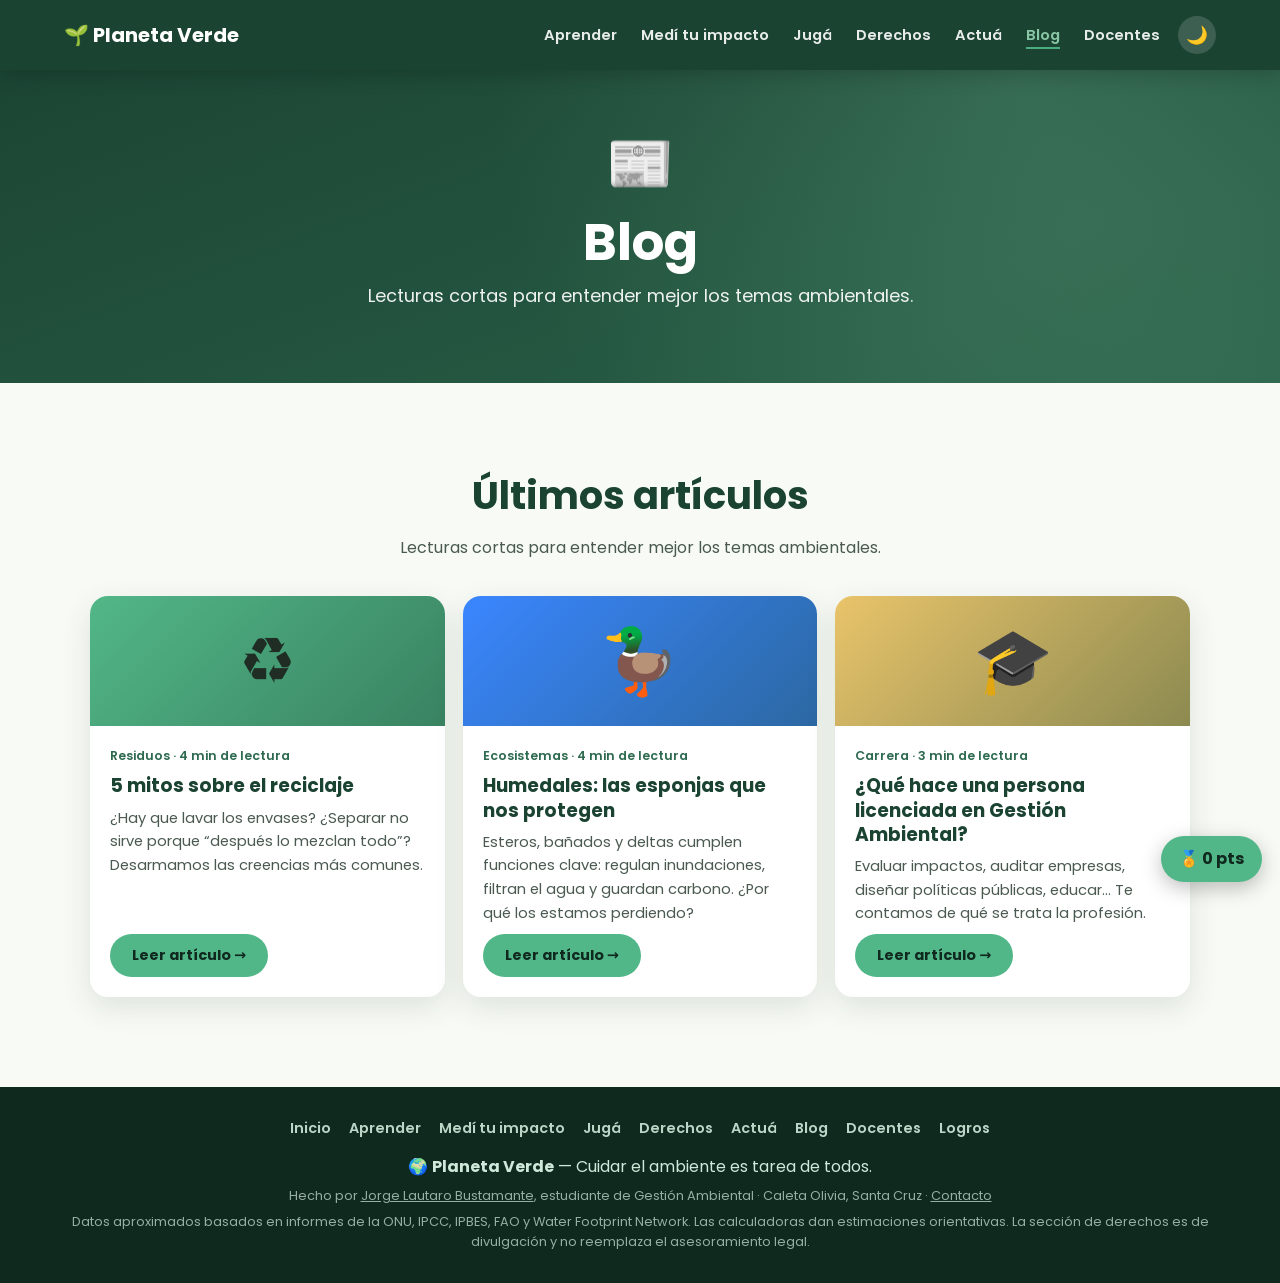
<file: blog.html>
<!DOCTYPE html>
<html lang="es">
<head>
  <meta charset="UTF-8">
  <meta name="viewport" content="width=device-width, initial-scale=1.0">
  <title>Blog · Planeta Verde</title>
  <meta name="description" content="Artículos cortos sobre reciclaje, humedales, gestión ambiental y otros temas ambientales.">
  <meta name="author" content="Jorge Lautaro Bustamante">
  <meta name="theme-color" content="#1b4332">
  <meta property="og:type" content="website">
  <meta property="og:locale" content="es_AR">
  <meta property="og:title" content="Blog · Planeta Verde">
  <meta property="og:description" content="Calculá tu huella, evaluá proyectos como un profesional ambiental, explorá las ecorregiones de Argentina y sumá insignias cuidando el planeta 🌱">
  <meta name="twitter:card" content="summary">
  <meta name="twitter:title" content="Planeta Verde · Cuidemos nuestro ambiente">
  <meta name="twitter:description" content="Calculá tu huella, evaluá proyectos ambientales, explorá ecorregiones y sumá insignias 🌱">
  <link rel="icon" href="data:image/svg+xml,%3Csvg xmlns='http://www.w3.org/2000/svg' viewBox='0 0 100 100'%3E%3Ctext y='.9em' font-size='90'%3E%F0%9F%8C%B1%3C/text%3E%3C/svg%3E">
  <link rel="preconnect" href="https://fonts.googleapis.com">
  <link rel="preconnect" href="https://fonts.gstatic.com" crossorigin>
  <link href="https://fonts.googleapis.com/css2?family=Poppins:wght@400;600;700&display=swap" rel="stylesheet">
  <link rel="manifest" href="manifest.webmanifest">
  <link rel="apple-touch-icon" href="icon-192.png">
  <link rel="stylesheet" href="style.css">
  <script>
    // Aplicar el tema guardado antes de pintar la página
    document.documentElement.classList.add('js');
    try {
      let t = localStorage.getItem('pv-theme');
      try { t = JSON.parse(t); } catch (e) {}
      if (t === 'dark' || t === 'light') document.documentElement.dataset.theme = t;
    } catch (e) {}
  </script>
</head>
<body>

  <header class="header header-small">
    <div class="page-hero">
      <span class="page-emoji" aria-hidden="true">📰</span>
      <h1>Blog</h1>
      <p>Lecturas cortas para entender mejor los temas ambientales.</p>
      <nav class="page-toc" aria-label="En esta página"></nav>
    </div>
  </header>

  <main>
    <!-- BLOG -->
    <section class="tool" id="blog">
      <div class="tool-head reveal">
        <h2>Últimos artículos</h2>
        <p>Lecturas cortas para entender mejor los temas ambientales.</p>
      </div>
      <div class="blog-grid" id="blogGrid"></div>
    </section>

  </main>

  <script src="layout.js"></script>
  <script src="achievements.js"></script>
  <script src="script.js"></script>
  <script src="eia.js"></script>
  <script src="ecoregiones.js"></script>
  <script src="foodweb.js"></script>
  <script src="clima-agua.js"></script>
  <script src="calidad.js"></script>
  <script src="residuos.js"></script>
  <script src="audit.js"></script>
  <script src="glossary.js"></script>
  <script src="aportes.js"></script>
  <script src="blog.js"></script>
  <script src="docentes.js"></script>
  <script src="ranking.js"></script>
</body>
</html>
</file>
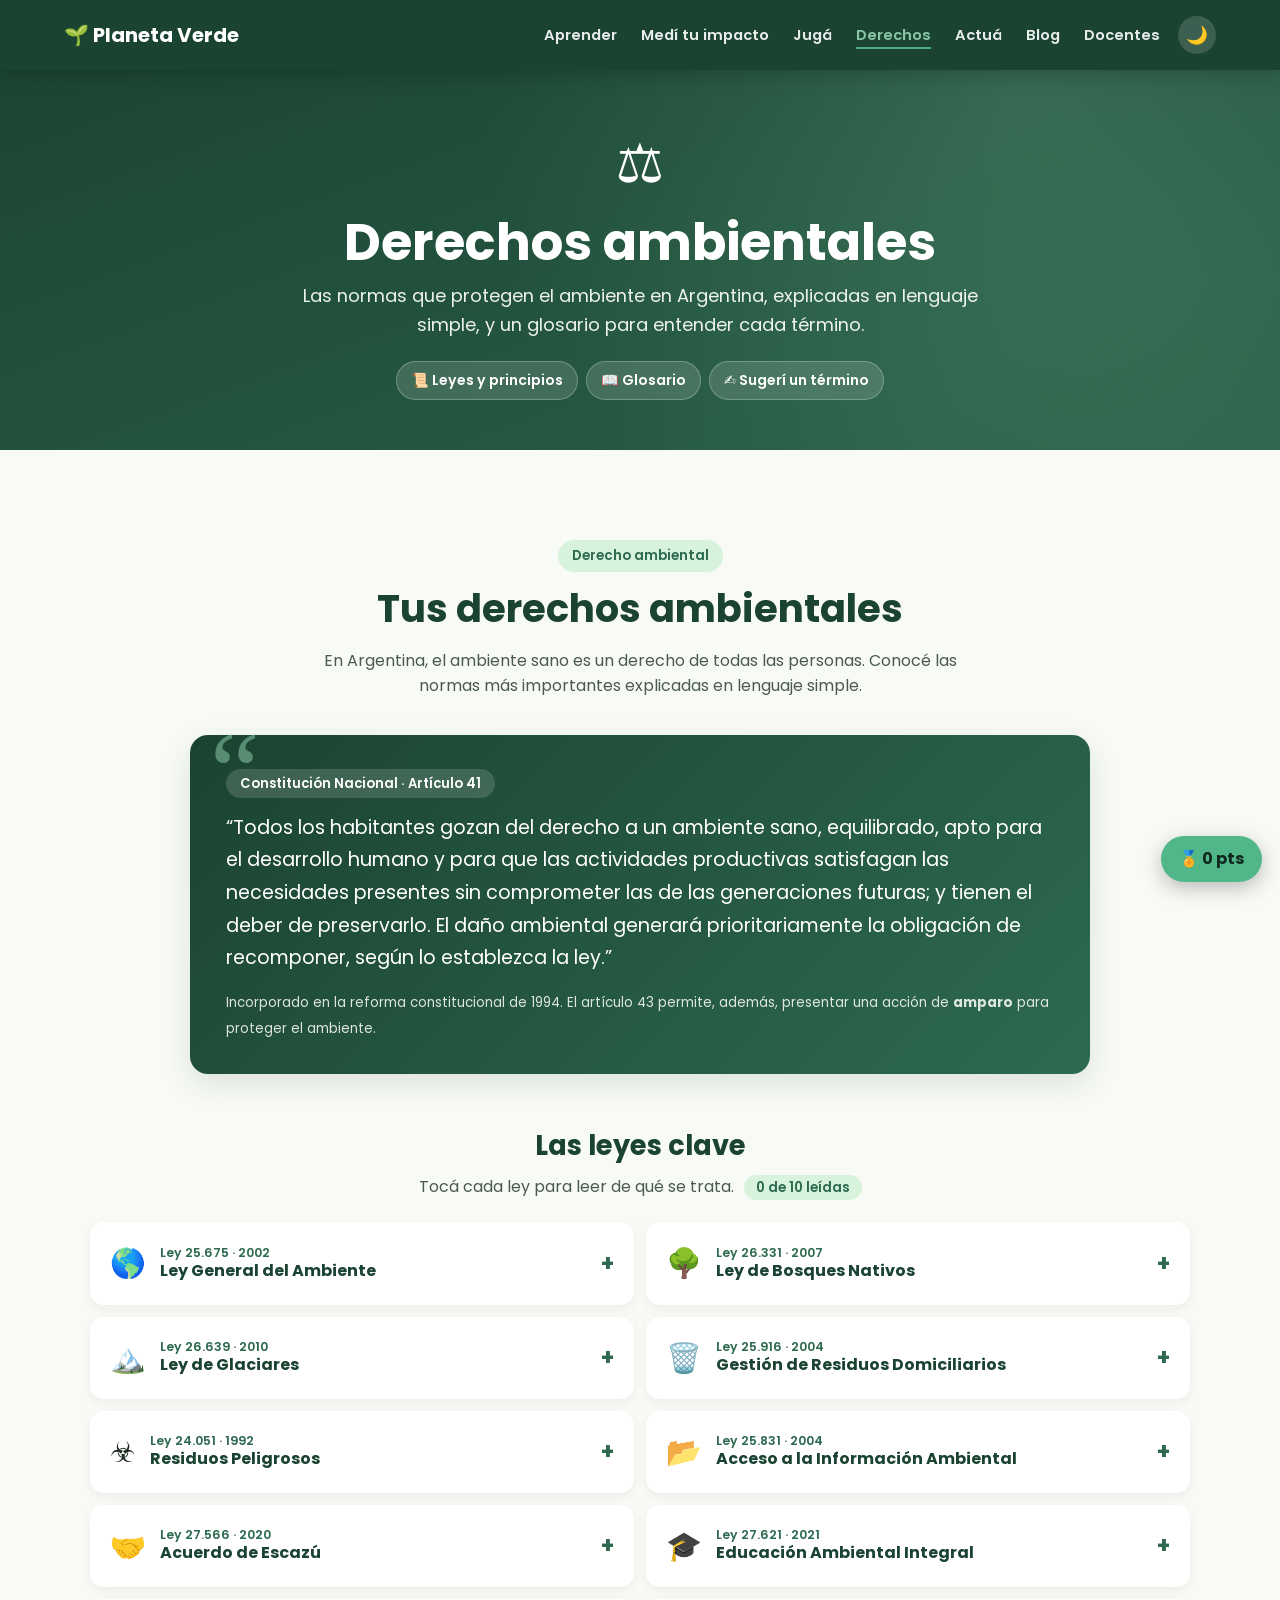
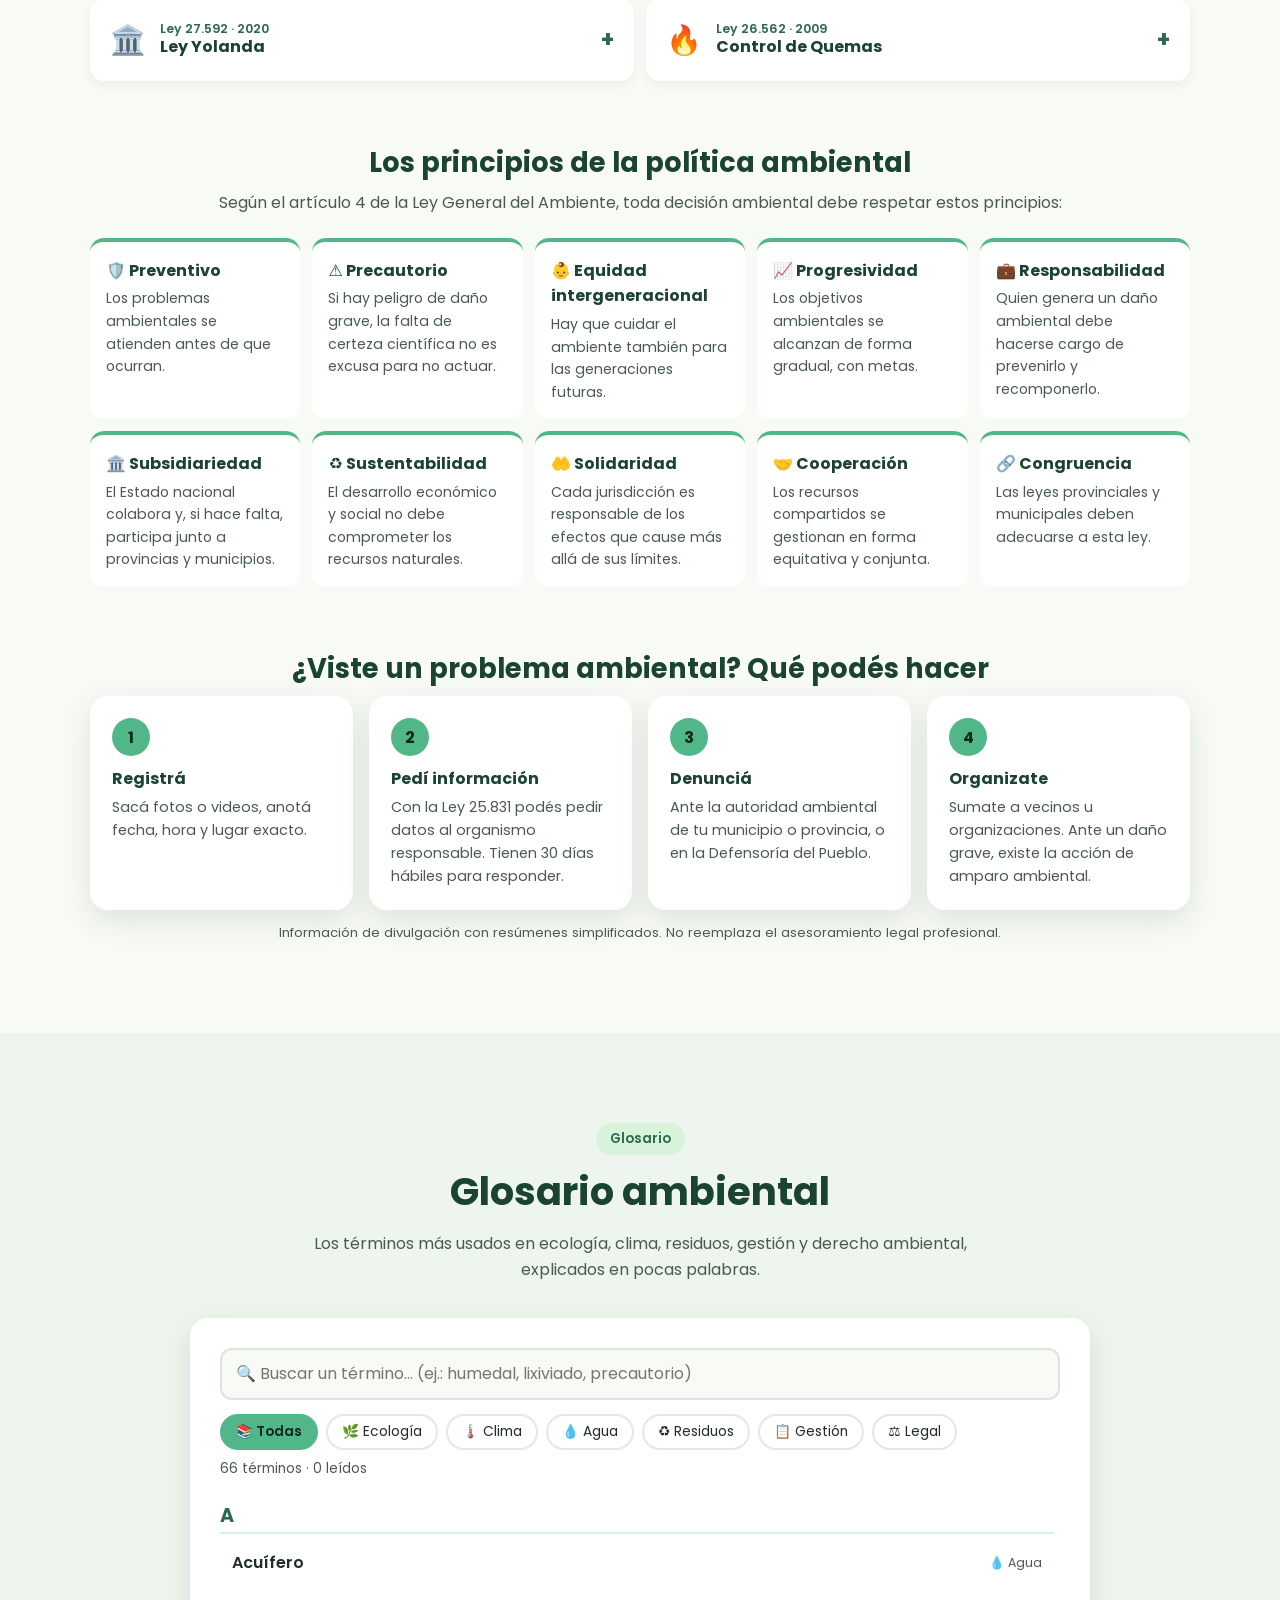
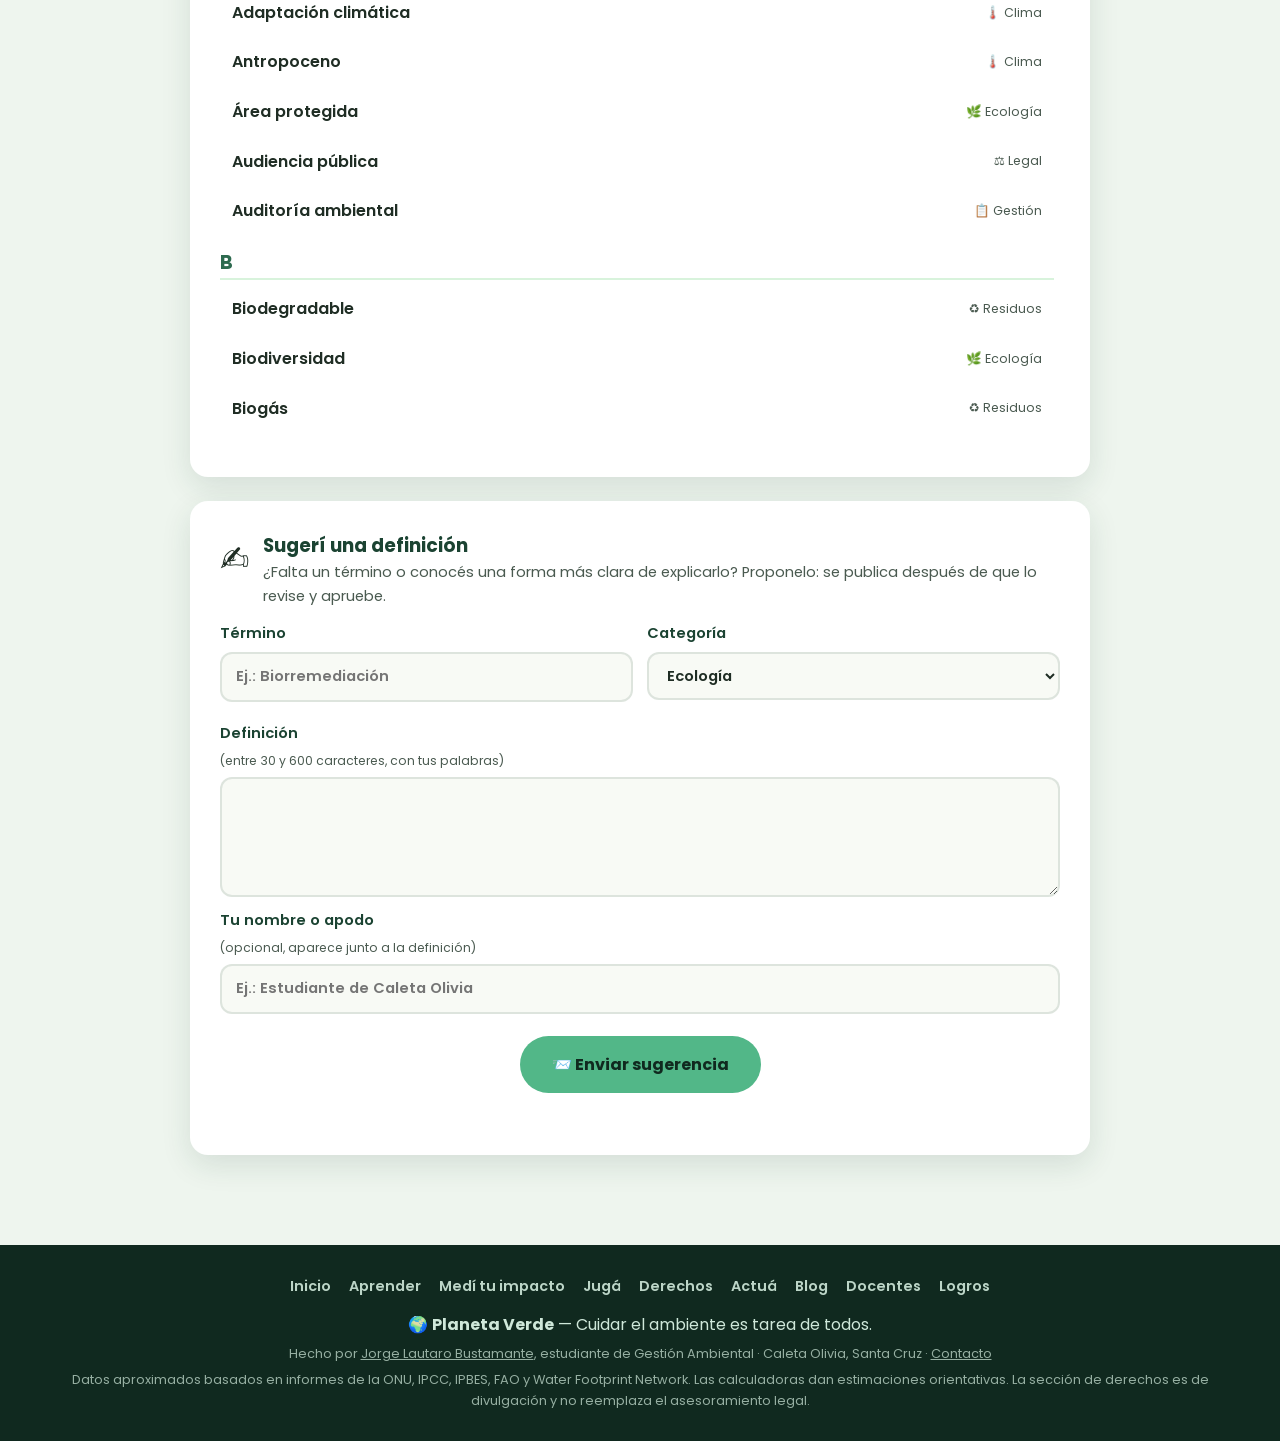
<file: derechos.html>
<!DOCTYPE html>
<html lang="es">
<head>
  <meta charset="UTF-8">
  <meta name="viewport" content="width=device-width, initial-scale=1.0">
  <title>Derechos ambientales · Planeta Verde</title>
  <meta name="description" content="El artículo 41, las leyes ambientales clave de Argentina explicadas en lenguaje simple, los principios de la política ambiental y un glosario de 66 términos.">
  <meta name="author" content="Jorge Lautaro Bustamante">
  <meta name="theme-color" content="#1b4332">
  <meta property="og:type" content="website">
  <meta property="og:locale" content="es_AR">
  <meta property="og:title" content="Derechos ambientales · Planeta Verde">
  <meta property="og:description" content="Calculá tu huella, evaluá proyectos como un profesional ambiental, explorá las ecorregiones de Argentina y sumá insignias cuidando el planeta 🌱">
  <meta name="twitter:card" content="summary">
  <meta name="twitter:title" content="Planeta Verde · Cuidemos nuestro ambiente">
  <meta name="twitter:description" content="Calculá tu huella, evaluá proyectos ambientales, explorá ecorregiones y sumá insignias 🌱">
  <link rel="icon" href="data:image/svg+xml,%3Csvg xmlns='http://www.w3.org/2000/svg' viewBox='0 0 100 100'%3E%3Ctext y='.9em' font-size='90'%3E%F0%9F%8C%B1%3C/text%3E%3C/svg%3E">
  <link rel="preconnect" href="https://fonts.googleapis.com">
  <link rel="preconnect" href="https://fonts.gstatic.com" crossorigin>
  <link href="https://fonts.googleapis.com/css2?family=Poppins:wght@400;600;700&display=swap" rel="stylesheet">
  <link rel="manifest" href="manifest.webmanifest">
  <link rel="apple-touch-icon" href="icon-192.png">
  <link rel="stylesheet" href="style.css">
  <script>
    // Aplicar el tema guardado antes de pintar la página
    document.documentElement.classList.add('js');
    try {
      let t = localStorage.getItem('pv-theme');
      try { t = JSON.parse(t); } catch (e) {}
      if (t === 'dark' || t === 'light') document.documentElement.dataset.theme = t;
    } catch (e) {}
  </script>
</head>
<body>

  <header class="header header-small">
    <div class="page-hero">
      <span class="page-emoji" aria-hidden="true">⚖️</span>
      <h1>Derechos ambientales</h1>
      <p>Las normas que protegen el ambiente en Argentina, explicadas en lenguaje simple, y un glosario para entender cada término.</p>
      <nav class="page-toc" aria-label="En esta página"><a href="#derechos">📜 Leyes y principios</a><a href="#glosario">📖 Glosario</a><a href="#sugerir">✍️ Sugerí un término</a></nav>
    </div>
  </header>

  <main>
    <!-- DERECHOS AMBIENTALES -->
    <section class="tool" id="derechos">
      <div class="tool-head reveal">
        <span class="tag">Derecho ambiental</span>
        <h2>Tus derechos ambientales</h2>
        <p>En Argentina, el ambiente sano es un derecho de todas las personas. Conocé las normas más importantes explicadas en lenguaje simple.</p>
      </div>

      <blockquote class="constitution reveal">
        <span class="const-label">Constitución Nacional · Artículo 41</span>
        <p>“Todos los habitantes gozan del derecho a un ambiente sano, equilibrado, apto para el desarrollo humano y para que las actividades productivas satisfagan las necesidades presentes sin comprometer las de las generaciones futuras; y tienen el deber de preservarlo. El daño ambiental generará prioritariamente la obligación de recomponer, según lo establezca la ley.”</p>
        <small>Incorporado en la reforma constitucional de 1994. El artículo 43 permite, además, presentar una acción de <strong>amparo</strong> para proteger el ambiente.</small>
      </blockquote>

      <h3 class="sub-head reveal">Las leyes clave</h3>
      <p class="sub-intro reveal">Tocá cada ley para leer de qué se trata. <span id="rightsCount">0 de 10 leídas</span></p>

      <div class="laws" id="laws">
        <details class="law reveal">
          <summary><span class="law-icon">🌎</span><span class="law-title"><small>Ley 25.675 · 2002</small>Ley General del Ambiente</span></summary>
          <div class="law-body">
            <p>Es la ley “madre”: fija los <strong>presupuestos mínimos</strong> de protección ambiental que rigen en todo el país.</p>
            <ul>
              <li>Establece los principios de la política ambiental (preventivo, precautorio, equidad intergeneracional y otros).</li>
              <li>Obliga a hacer una <strong>Evaluación de Impacto Ambiental</strong> antes de obras que puedan dañar el ambiente.</li>
              <li>Garantiza el <strong>acceso a la información</strong> y la <strong>participación ciudadana</strong>, por ejemplo en audiencias públicas.</li>
              <li>Quien cause un daño ambiental debe <strong>recomponerlo</strong>.</li>
            </ul>
            <p class="law-why">👉 <strong>Por qué te importa:</strong> te da derecho a opinar sobre proyectos que afectan tu entorno.</p>
          </div>
        </details>

        <details class="law reveal">
          <summary><span class="law-icon">🌳</span><span class="law-title"><small>Ley 26.331 · 2007</small>Ley de Bosques Nativos</span></summary>
          <div class="law-body">
            <p>Protege los bosques nativos y obliga a cada provincia a hacer un <strong>ordenamiento territorial</strong> de sus bosques en tres categorías:</p>
            <ul>
              <li>🔴 <strong>Categoría I (rojo):</strong> muy alto valor de conservación, no se pueden transformar.</li>
              <li>🟡 <strong>Categoría II (amarillo):</strong> uso sostenible, turismo, investigación.</li>
              <li>🟢 <strong>Categoría III (verde):</strong> pueden transformarse parcialmente, con autorización.</li>
            </ul>
            <p>Crea un fondo para compensar a quienes conservan bosques.</p>
            <p class="law-why">👉 <strong>Por qué te importa:</strong> los desmontes ilegales pueden denunciarse.</p>
          </div>
        </details>

        <details class="law reveal">
          <summary><span class="law-icon">🏔️</span><span class="law-title"><small>Ley 26.639 · 2010</small>Ley de Glaciares</span></summary>
          <div class="law-body">
            <p>Protege los glaciares y el ambiente periglacial como <strong>reservas de agua dulce</strong>.</p>
            <ul>
              <li>Prohíbe actividades que puedan afectarlos, como la minería y la explotación de hidrocarburos en esas zonas.</li>
              <li>Crea el <strong>Inventario Nacional de Glaciares</strong>, a cargo del IANIGLA (CONICET).</li>
            </ul>
            <p class="law-why">👉 <strong>Por qué te importa:</strong> muchas ciudades dependen del agua de deshielo.</p>
          </div>
        </details>

        <details class="law reveal">
          <summary><span class="law-icon">🗑️</span><span class="law-title"><small>Ley 25.916 · 2004</small>Gestión de Residuos Domiciliarios</span></summary>
          <div class="law-body">
            <p>Establece cómo deben gestionarse los residuos que generamos en casa, en todas sus etapas: generación, disposición inicial, recolección, transferencia, tratamiento y disposición final.</p>
            <ul>
              <li>Los municipios son responsables de la gestión.</li>
              <li>Promueve la valorización (reciclaje, reutilización) y reducir lo que va a disposición final.</li>
            </ul>
            <p class="law-why">👉 <strong>Por qué te importa:</strong> separar en casa es el primer eslabón de la cadena.</p>
          </div>
        </details>

        <details class="law reveal">
          <summary><span class="law-icon">☣️</span><span class="law-title"><small>Ley 24.051 · 1992</small>Residuos Peligrosos</span></summary>
          <div class="law-body">
            <p>Regula la generación, manipulación, transporte, tratamiento y disposición final de residuos peligrosos (químicos, industriales, patogénicos).</p>
            <ul>
              <li>Quien genera un residuo peligroso es <strong>responsable</strong> de él.</li>
              <li>Crea un registro de generadores y operadores.</li>
              <li>Establece sanciones penales por contaminar con estos residuos.</li>
            </ul>
            <p class="law-why">👉 <strong>Por qué te importa:</strong> protege el agua y el suelo de sustancias tóxicas.</p>
          </div>
        </details>

        <details class="law reveal">
          <summary><span class="law-icon">📂</span><span class="law-title"><small>Ley 25.831 · 2004</small>Acceso a la Información Ambiental</span></summary>
          <div class="law-body">
            <p>Toda persona puede pedir información ambiental a organismos públicos <strong>sin explicar para qué</strong> la quiere.</p>
            <ul>
              <li>El acceso es gratuito (salvo costos de copias).</li>
              <li>El organismo debe responder en un plazo máximo de <strong>30 días hábiles</strong>.</li>
            </ul>
            <p class="law-why">👉 <strong>Por qué te importa:</strong> podés saber qué se vierte en tu río o cómo está el aire de tu ciudad.</p>
          </div>
        </details>

        <details class="law reveal">
          <summary><span class="law-icon">🤝</span><span class="law-title"><small>Ley 27.566 · 2020</small>Acuerdo de Escazú</span></summary>
          <div class="law-body">
            <p>Tratado regional de América Latina y el Caribe que Argentina aprobó por ley. Garantiza tres derechos de acceso:</p>
            <ul>
              <li>📄 Acceso a la <strong>información</strong> ambiental.</li>
              <li>🗣️ <strong>Participación</strong> pública en decisiones ambientales.</li>
              <li>⚖️ Acceso a la <strong>justicia</strong> en asuntos ambientales.</li>
            </ul>
            <p>Es el primer tratado del mundo con disposiciones para proteger a las <strong>personas defensoras del ambiente</strong>.</p>
          </div>
        </details>

        <details class="law reveal">
          <summary><span class="law-icon">🎓</span><span class="law-title"><small>Ley 27.621 · 2021</small>Educación Ambiental Integral</span></summary>
          <div class="law-body">
            <p>Establece la educación ambiental como política pública en todo el país, en todos los niveles educativos y también fuera de la escuela.</p>
            <p class="law-why">👉 <strong>Por qué te importa:</strong> aprender sobre el ambiente es un derecho.</p>
          </div>
        </details>

        <details class="law reveal">
          <summary><span class="law-icon">🏛️</span><span class="law-title"><small>Ley 27.592 · 2020</small>Ley Yolanda</span></summary>
          <div class="law-body">
            <p>Obliga a que todas las personas que trabajan en la función pública, en los tres poderes del Estado, reciban <strong>capacitación en ambiente y desarrollo sostenible</strong>.</p>
            <p>Lleva el nombre de Yolanda Ortiz, la primera secretaria de Recursos Naturales y Ambiente Humano de Argentina y de América Latina.</p>
          </div>
        </details>

        <details class="law reveal">
          <summary><span class="law-icon">🔥</span><span class="law-title"><small>Ley 26.562 · 2009</small>Control de Quemas</span></summary>
          <div class="law-body">
            <p>Prohíbe hacer quemas (por ejemplo, para limpiar campos) <strong>sin autorización</strong> de la autoridad local.</p>
            <p class="law-why">👉 <strong>Por qué te importa:</strong> las quemas sin control causan incendios y humo que afecta la salud.</p>
          </div>
        </details>
      </div>

      <h3 class="sub-head reveal">Los principios de la política ambiental</h3>
      <p class="sub-intro reveal">Según el artículo 4 de la Ley General del Ambiente, toda decisión ambiental debe respetar estos principios:</p>
      <div class="principles">
        <div class="principle reveal"><strong>🛡️ Preventivo</strong><span>Los problemas ambientales se atienden antes de que ocurran.</span></div>
        <div class="principle reveal"><strong>⚠️ Precautorio</strong><span>Si hay peligro de daño grave, la falta de certeza científica no es excusa para no actuar.</span></div>
        <div class="principle reveal"><strong>👶 Equidad intergeneracional</strong><span>Hay que cuidar el ambiente también para las generaciones futuras.</span></div>
        <div class="principle reveal"><strong>📈 Progresividad</strong><span>Los objetivos ambientales se alcanzan de forma gradual, con metas.</span></div>
        <div class="principle reveal"><strong>💼 Responsabilidad</strong><span>Quien genera un daño ambiental debe hacerse cargo de prevenirlo y recomponerlo.</span></div>
        <div class="principle reveal"><strong>🏛️ Subsidiariedad</strong><span>El Estado nacional colabora y, si hace falta, participa junto a provincias y municipios.</span></div>
        <div class="principle reveal"><strong>♻️ Sustentabilidad</strong><span>El desarrollo económico y social no debe comprometer los recursos naturales.</span></div>
        <div class="principle reveal"><strong>🤲 Solidaridad</strong><span>Cada jurisdicción es responsable de los efectos que cause más allá de sus límites.</span></div>
        <div class="principle reveal"><strong>🤝 Cooperación</strong><span>Los recursos compartidos se gestionan en forma equitativa y conjunta.</span></div>
        <div class="principle reveal"><strong>🔗 Congruencia</strong><span>Las leyes provinciales y municipales deben adecuarse a esta ley.</span></div>
      </div>

      <h3 class="sub-head reveal">¿Viste un problema ambiental? Qué podés hacer</h3>
      <div class="steps">
        <div class="step reveal"><span class="step-num">1</span><h4>Registrá</h4><p>Sacá fotos o videos, anotá fecha, hora y lugar exacto.</p></div>
        <div class="step reveal"><span class="step-num">2</span><h4>Pedí información</h4><p>Con la Ley 25.831 podés pedir datos al organismo responsable. Tienen 30 días hábiles para responder.</p></div>
        <div class="step reveal"><span class="step-num">3</span><h4>Denunciá</h4><p>Ante la autoridad ambiental de tu municipio o provincia, o en la Defensoría del Pueblo.</p></div>
        <div class="step reveal"><span class="step-num">4</span><h4>Organizate</h4><p>Sumate a vecinos u organizaciones. Ante un daño grave, existe la acción de amparo ambiental.</p></div>
      </div>
      <p class="note">Información de divulgación con resúmenes simplificados. No reemplaza el asesoramiento legal profesional.</p>
    </section>

    <!-- GLOSARIO -->
    <section class="tool tool-alt" id="glosario">
      <div class="tool-head reveal">
        <span class="tag">Glosario</span>
        <h2>Glosario ambiental</h2>
        <p>Los términos más usados en ecología, clima, residuos, gestión y derecho ambiental, explicados en pocas palabras.</p>
      </div>
      <div class="gloss panel reveal">
        <input type="search" id="glSearch" class="gl-search" placeholder="🔍 Buscar un término… (ej.: humedal, lixiviado, precautorio)" aria-label="Buscar en el glosario">
        <div class="gl-cats" id="glCats"></div>
        <p class="gl-count" id="glCount"></p>
        <div class="gl-list" id="glList"></div>
      </div>
      <div class="aportes panel reveal" id="sugerir" data-aportes></div>
    </section>

  </main>

  <script src="layout.js"></script>
  <script src="achievements.js"></script>
  <script src="script.js"></script>
  <script src="eia.js"></script>
  <script src="ecoregiones.js"></script>
  <script src="foodweb.js"></script>
  <script src="clima-agua.js"></script>
  <script src="calidad.js"></script>
  <script src="residuos.js"></script>
  <script src="audit.js"></script>
  <script src="glossary.js"></script>
  <script src="aportes.js"></script>
  <script src="blog.js"></script>
  <script src="docentes.js"></script>
  <script src="ranking.js"></script>
</body>
</html>
</file>
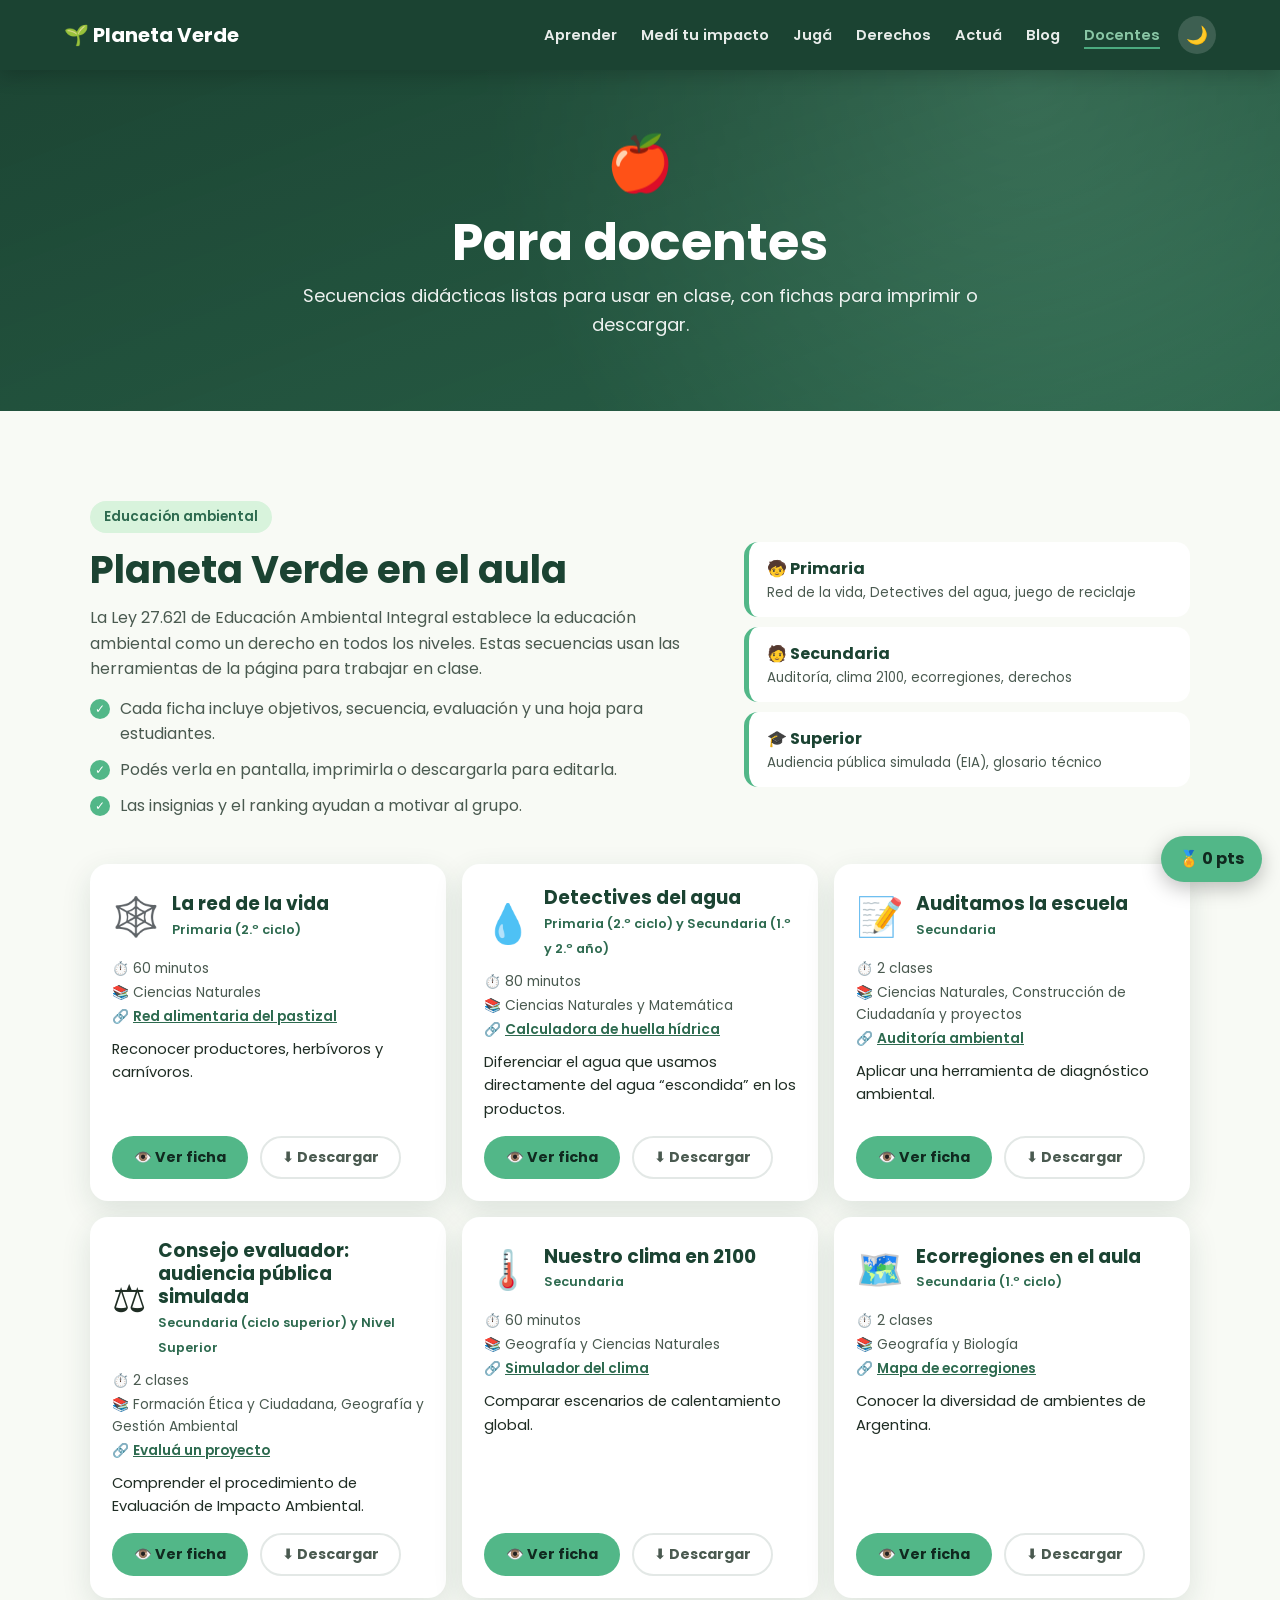
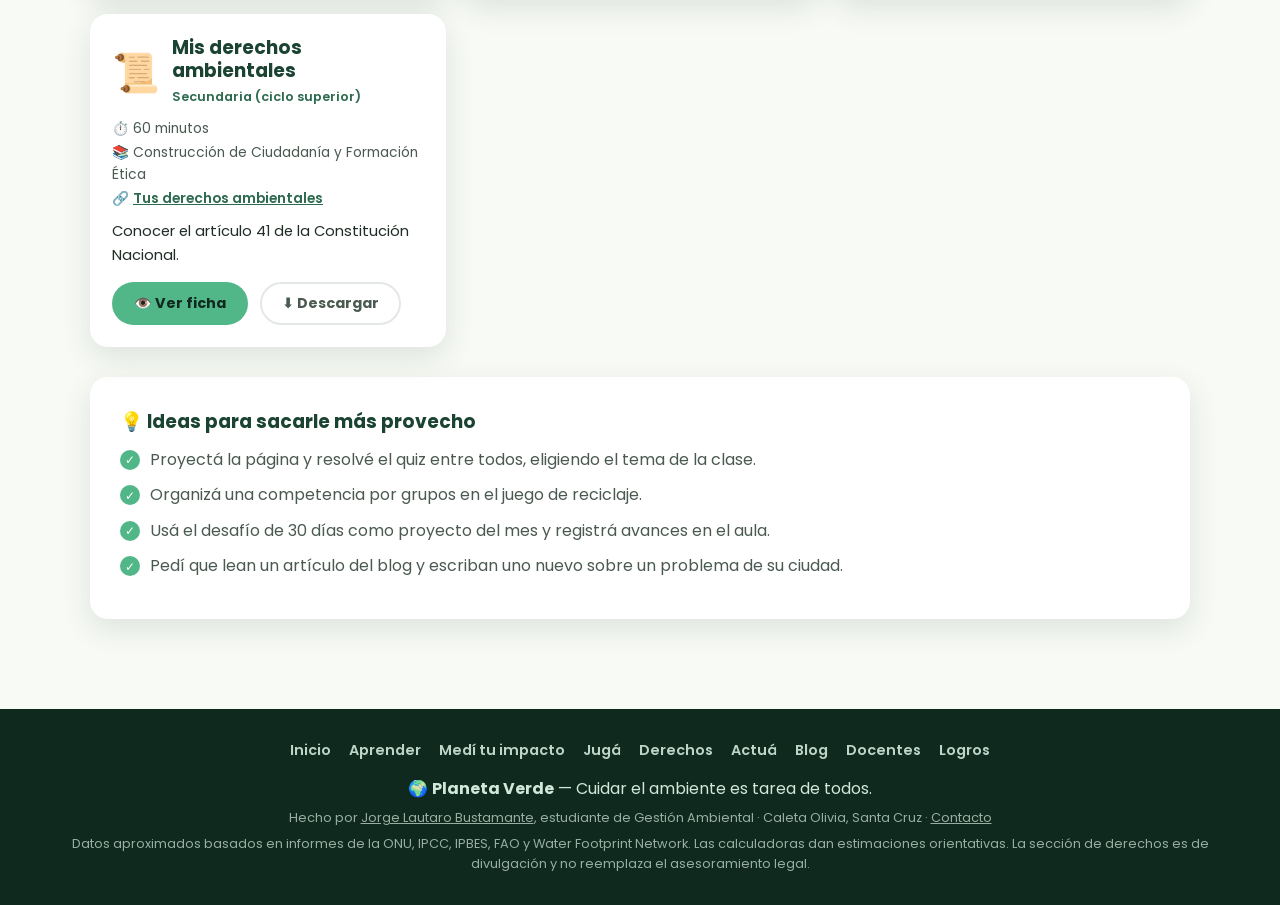
<file: docentes.html>
<!DOCTYPE html>
<html lang="es">
<head>
  <meta charset="UTF-8">
  <meta name="viewport" content="width=device-width, initial-scale=1.0">
  <title>Docentes · Planeta Verde</title>
  <meta name="description" content="Secuencias didácticas y fichas imprimibles de educación ambiental para primaria, secundaria y nivel superior.">
  <meta name="author" content="Jorge Lautaro Bustamante">
  <meta name="theme-color" content="#1b4332">
  <meta property="og:type" content="website">
  <meta property="og:locale" content="es_AR">
  <meta property="og:title" content="Docentes · Planeta Verde">
  <meta property="og:description" content="Calculá tu huella, evaluá proyectos como un profesional ambiental, explorá las ecorregiones de Argentina y sumá insignias cuidando el planeta 🌱">
  <meta name="twitter:card" content="summary">
  <meta name="twitter:title" content="Planeta Verde · Cuidemos nuestro ambiente">
  <meta name="twitter:description" content="Calculá tu huella, evaluá proyectos ambientales, explorá ecorregiones y sumá insignias 🌱">
  <link rel="icon" href="data:image/svg+xml,%3Csvg xmlns='http://www.w3.org/2000/svg' viewBox='0 0 100 100'%3E%3Ctext y='.9em' font-size='90'%3E%F0%9F%8C%B1%3C/text%3E%3C/svg%3E">
  <link rel="preconnect" href="https://fonts.googleapis.com">
  <link rel="preconnect" href="https://fonts.gstatic.com" crossorigin>
  <link href="https://fonts.googleapis.com/css2?family=Poppins:wght@400;600;700&display=swap" rel="stylesheet">
  <link rel="manifest" href="manifest.webmanifest">
  <link rel="apple-touch-icon" href="icon-192.png">
  <link rel="stylesheet" href="style.css">
  <script>
    // Aplicar el tema guardado antes de pintar la página
    document.documentElement.classList.add('js');
    try {
      let t = localStorage.getItem('pv-theme');
      try { t = JSON.parse(t); } catch (e) {}
      if (t === 'dark' || t === 'light') document.documentElement.dataset.theme = t;
    } catch (e) {}
  </script>
</head>
<body>

  <header class="header header-small">
    <div class="page-hero">
      <span class="page-emoji" aria-hidden="true">🍎</span>
      <h1>Para docentes</h1>
      <p>Secuencias didácticas listas para usar en clase, con fichas para imprimir o descargar.</p>
      <nav class="page-toc" aria-label="En esta página"></nav>
    </div>
  </header>

  <main>
    <section class="tool" id="docentes">
      <div class="teach-intro reveal">
        <div>
          <span class="tag">Educación ambiental</span>
          <h2>Planeta Verde en el aula</h2>
          <p>La Ley 27.621 de Educación Ambiental Integral establece la educación ambiental como un derecho en todos los niveles. Estas secuencias usan las herramientas de la página para trabajar en clase.</p>
          <ul class="list">
            <li>Cada ficha incluye objetivos, secuencia, evaluación y una hoja para estudiantes.</li>
            <li>Podés verla en pantalla, imprimirla o descargarla para editarla.</li>
            <li>Las insignias y el ranking ayudan a motivar al grupo.</li>
          </ul>
        </div>
        <div class="teach-levels">
          <div><strong>🧒 Primaria</strong><small>Red de la vida, Detectives del agua, juego de reciclaje</small></div>
          <div><strong>🧑 Secundaria</strong><small>Auditoría, clima 2100, ecorregiones, derechos</small></div>
          <div><strong>🎓 Superior</strong><small>Audiencia pública simulada (EIA), glosario técnico</small></div>
        </div>
      </div>
      <div class="teach-grid" id="teachGrid"></div>
      <div class="teach-tips panel reveal">
        <h3>💡 Ideas para sacarle más provecho</h3>
        <ul class="list">
          <li>Proyectá la página y resolvé el quiz entre todos, eligiendo el tema de la clase.</li>
          <li>Organizá una competencia por grupos en el juego de reciclaje.</li>
          <li>Usá el desafío de 30 días como proyecto del mes y registrá avances en el aula.</li>
          <li>Pedí que lean un artículo del blog y escriban uno nuevo sobre un problema de su ciudad.</li>
        </ul>
      </div>
    </section>
  </main>

  <script src="layout.js"></script>
  <script src="achievements.js"></script>
  <script src="script.js"></script>
  <script src="eia.js"></script>
  <script src="ecoregiones.js"></script>
  <script src="foodweb.js"></script>
  <script src="clima-agua.js"></script>
  <script src="calidad.js"></script>
  <script src="residuos.js"></script>
  <script src="audit.js"></script>
  <script src="glossary.js"></script>
  <script src="aportes.js"></script>
  <script src="blog.js"></script>
  <script src="docentes.js"></script>
  <script src="ranking.js"></script>
</body>
</html>
</file>
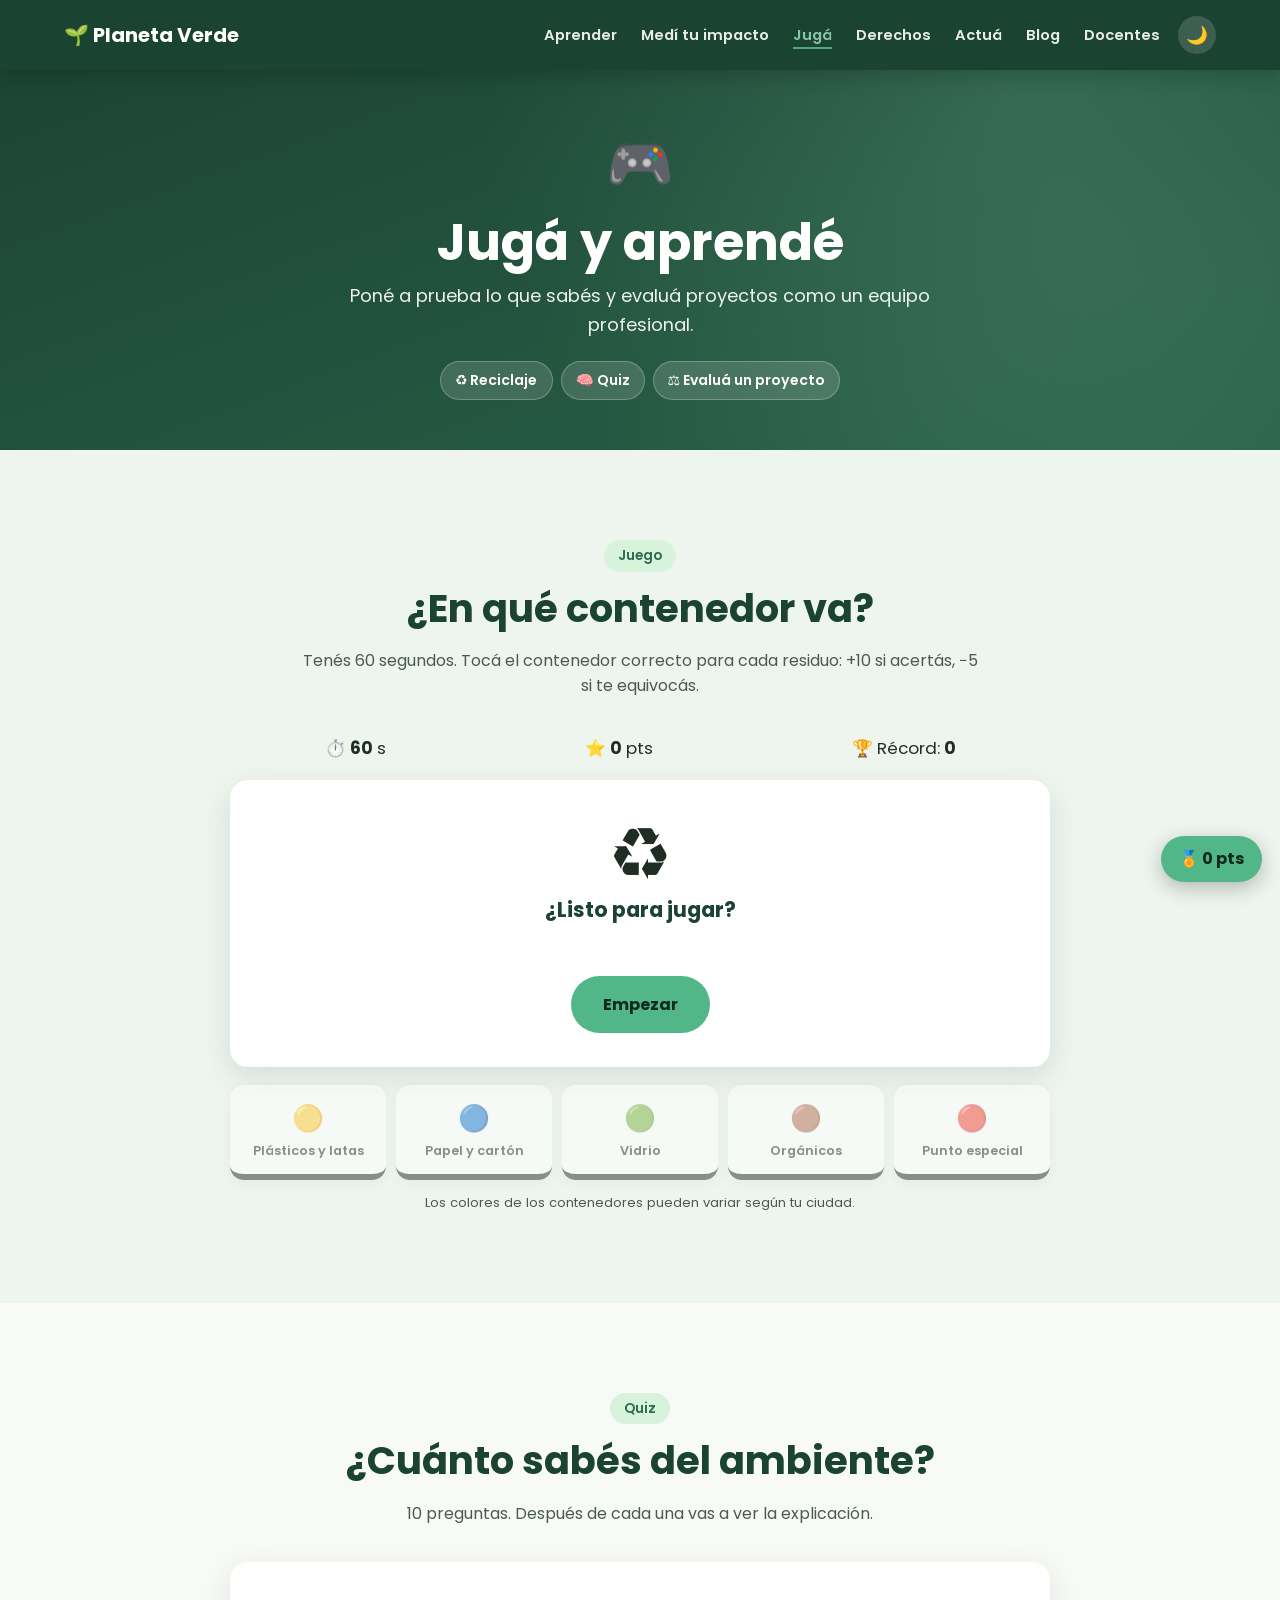
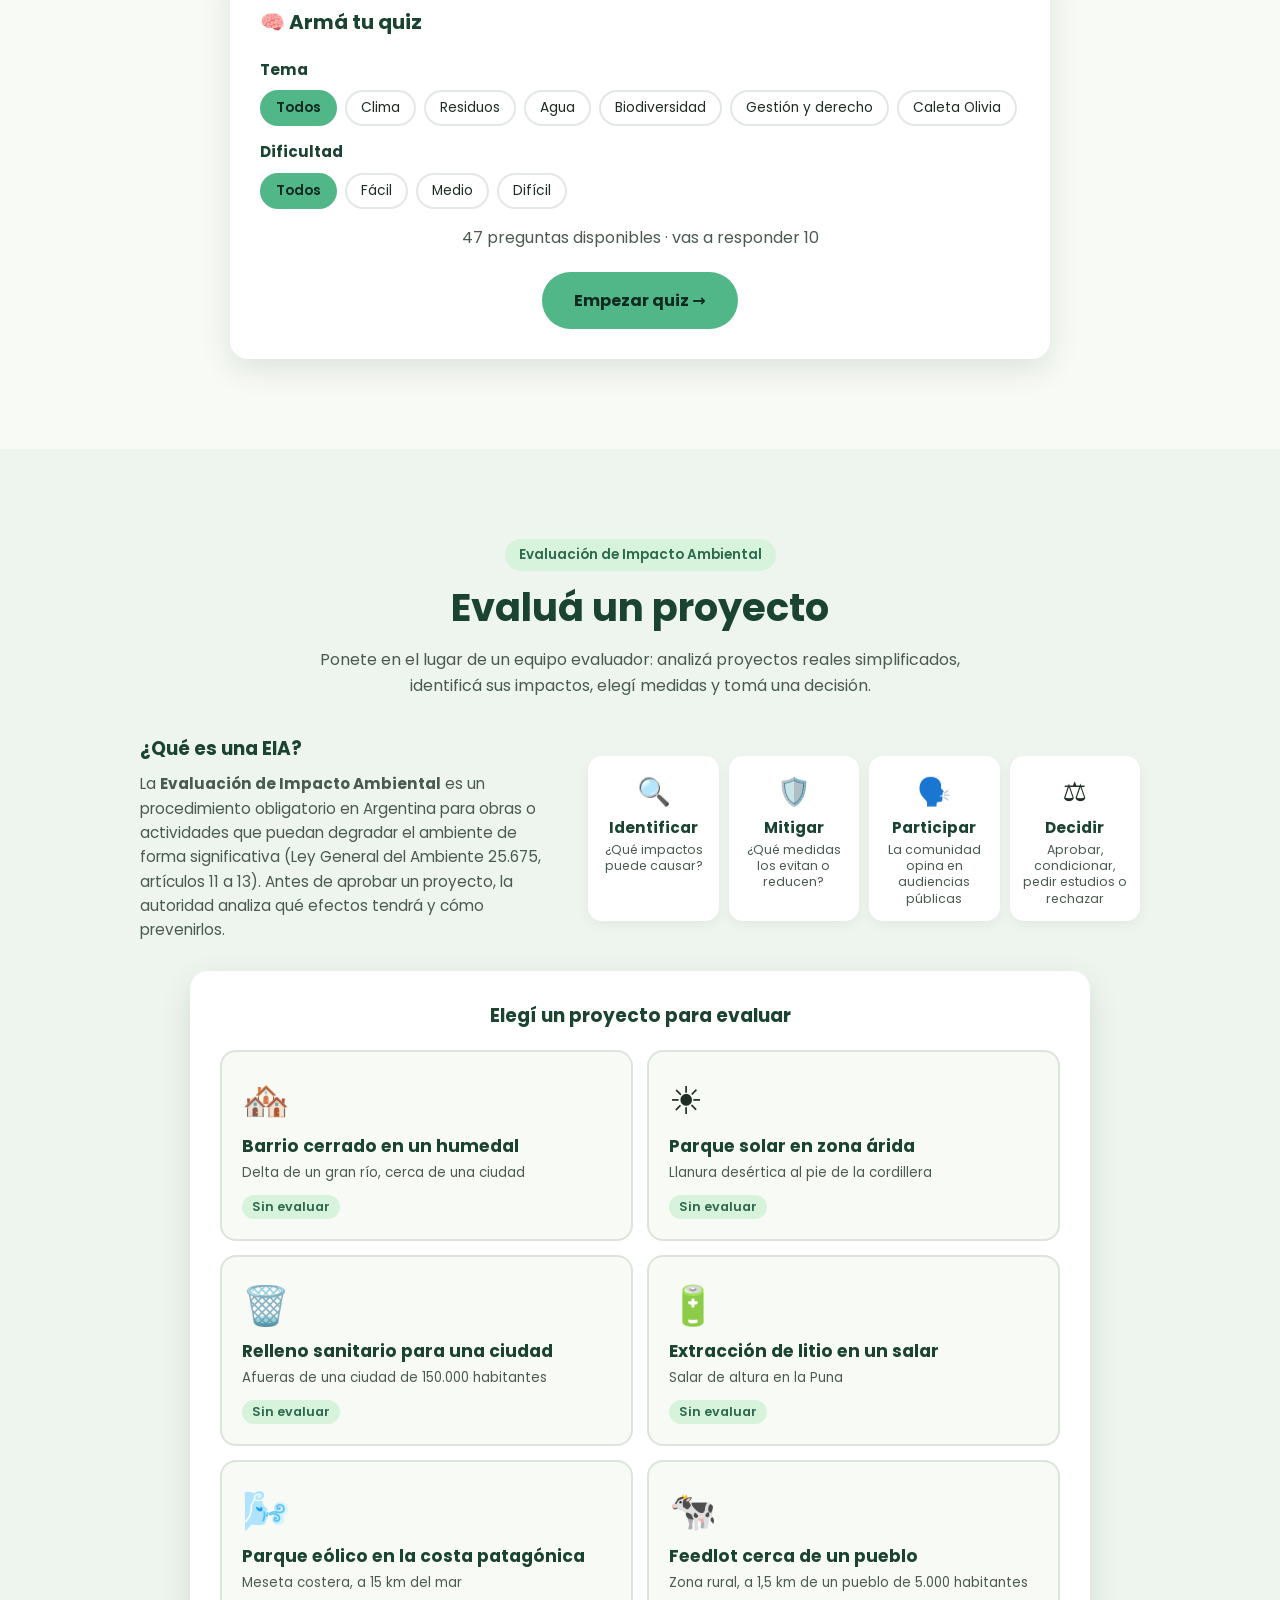
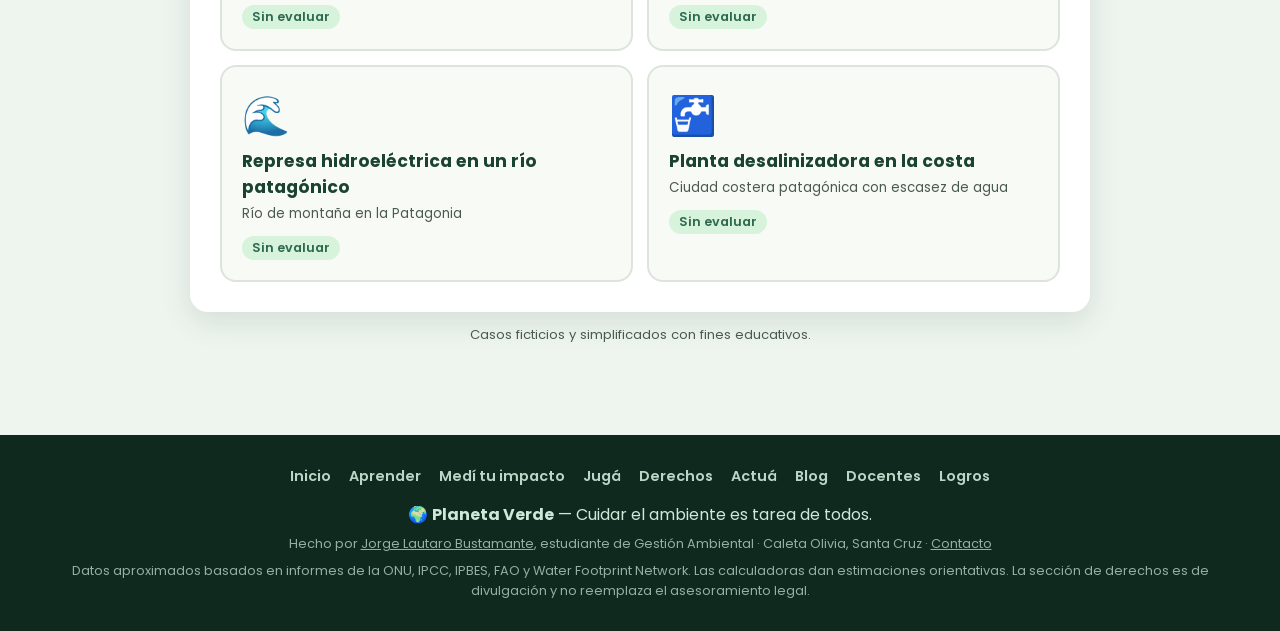
<file: juegos.html>
<!DOCTYPE html>
<html lang="es">
<head>
  <meta charset="UTF-8">
  <meta name="viewport" content="width=device-width, initial-scale=1.0">
  <title>Jugá · Planeta Verde</title>
  <meta name="description" content="Juego de reciclaje, quiz ambiental por temas y simulador de Evaluación de Impacto Ambiental con siete casos.">
  <meta name="author" content="Jorge Lautaro Bustamante">
  <meta name="theme-color" content="#1b4332">
  <meta property="og:type" content="website">
  <meta property="og:locale" content="es_AR">
  <meta property="og:title" content="Jugá · Planeta Verde">
  <meta property="og:description" content="Calculá tu huella, evaluá proyectos como un profesional ambiental, explorá las ecorregiones de Argentina y sumá insignias cuidando el planeta 🌱">
  <meta name="twitter:card" content="summary">
  <meta name="twitter:title" content="Planeta Verde · Cuidemos nuestro ambiente">
  <meta name="twitter:description" content="Calculá tu huella, evaluá proyectos ambientales, explorá ecorregiones y sumá insignias 🌱">
  <link rel="icon" href="data:image/svg+xml,%3Csvg xmlns='http://www.w3.org/2000/svg' viewBox='0 0 100 100'%3E%3Ctext y='.9em' font-size='90'%3E%F0%9F%8C%B1%3C/text%3E%3C/svg%3E">
  <link rel="preconnect" href="https://fonts.googleapis.com">
  <link rel="preconnect" href="https://fonts.gstatic.com" crossorigin>
  <link href="https://fonts.googleapis.com/css2?family=Poppins:wght@400;600;700&display=swap" rel="stylesheet">
  <link rel="manifest" href="manifest.webmanifest">
  <link rel="apple-touch-icon" href="icon-192.png">
  <link rel="stylesheet" href="style.css">
  <script>
    // Aplicar el tema guardado antes de pintar la página
    document.documentElement.classList.add('js');
    try {
      let t = localStorage.getItem('pv-theme');
      try { t = JSON.parse(t); } catch (e) {}
      if (t === 'dark' || t === 'light') document.documentElement.dataset.theme = t;
    } catch (e) {}
  </script>
</head>
<body>

  <header class="header header-small">
    <div class="page-hero">
      <span class="page-emoji" aria-hidden="true">🎮</span>
      <h1>Jugá y aprendé</h1>
      <p>Poné a prueba lo que sabés y evaluá proyectos como un equipo profesional.</p>
      <nav class="page-toc" aria-label="En esta página"><a href="#juego">♻️ Reciclaje</a><a href="#quiz">🧠 Quiz</a><a href="#eia">⚖️ Evaluá un proyecto</a></nav>
    </div>
  </header>

  <main>
    <!-- JUEGO -->
    <section class="tool tool-alt" id="juego">
      <div class="tool-head reveal">
        <span class="tag">Juego</span>
        <h2>¿En qué contenedor va?</h2>
        <p>Tenés 60 segundos. Tocá el contenedor correcto para cada residuo: +10 si acertás, −5 si te equivocás.</p>
      </div>
      <div class="game reveal" id="game">
        <div class="game-bar">
          <span>⏱️ <strong id="gameTime">60</strong> s</span>
          <span>⭐ <strong id="gameScore">0</strong> pts</span>
          <span>🏆 Récord: <strong id="gameBest">0</strong></span>
        </div>
        <div class="game-stage">
          <div class="game-item" id="gameItem">
            <span class="game-emoji">♻️</span>
            <span class="game-name">¿Listo para jugar?</span>
          </div>
          <p class="game-feedback" id="gameFeedback" aria-live="polite"></p>
          <button class="btn" id="gameStart">Empezar</button>
        </div>
        <div class="game-bins" id="gameBins">
          <button class="gbin bin-yellow" data-bin="amarillo" disabled>🟡<span>Plásticos y latas</span></button>
          <button class="gbin bin-blue" data-bin="azul" disabled>🔵<span>Papel y cartón</span></button>
          <button class="gbin bin-green" data-bin="verde" disabled>🟢<span>Vidrio</span></button>
          <button class="gbin bin-brown" data-bin="marron" disabled>🟤<span>Orgánicos</span></button>
          <button class="gbin bin-red" data-bin="especial" disabled>🔴<span>Punto especial</span></button>
        </div>
        <p class="note">Los colores de los contenedores pueden variar según tu ciudad.</p>
      </div>
    </section>

    <!-- QUIZ -->
    <section class="tool" id="quiz">
      <div class="tool-head reveal">
        <span class="tag">Quiz</span>
        <h2>¿Cuánto sabés del ambiente?</h2>
        <p>10 preguntas. Después de cada una vas a ver la explicación.</p>
      </div>
      <div class="quiz panel reveal" id="quizBox"></div>
    </section>

    <!-- EVALUÁ UN PROYECTO (EIA) -->
    <section class="tool tool-alt" id="eia">
      <div class="tool-head reveal">
        <span class="tag">Evaluación de Impacto Ambiental</span>
        <h2>Evaluá un proyecto</h2>
        <p>Ponete en el lugar de un equipo evaluador: analizá proyectos reales simplificados, identificá sus impactos, elegí medidas y tomá una decisión.</p>
      </div>

      <div class="eia-intro reveal">
        <div class="eia-intro-text">
          <h3>¿Qué es una EIA?</h3>
          <p>La <strong>Evaluación de Impacto Ambiental</strong> es un procedimiento obligatorio en Argentina para obras o actividades que puedan degradar el ambiente de forma significativa (Ley General del Ambiente 25.675, artículos 11 a 13). Antes de aprobar un proyecto, la autoridad analiza qué efectos tendrá y cómo prevenirlos.</p>
        </div>
        <ol class="eia-steps">
          <li><span>🔍</span><strong>Identificar</strong><small>¿Qué impactos puede causar?</small></li>
          <li><span>🛡️</span><strong>Mitigar</strong><small>¿Qué medidas los evitan o reducen?</small></li>
          <li><span>🗣️</span><strong>Participar</strong><small>La comunidad opina en audiencias públicas</small></li>
          <li><span>⚖️</span><strong>Decidir</strong><small>Aprobar, condicionar, pedir estudios o rechazar</small></li>
        </ol>
      </div>

      <div class="eia panel reveal" id="eiaBox"></div>
      <p class="note">Casos ficticios y simplificados con fines educativos.</p>
    </section>

  </main>

  <script src="layout.js"></script>
  <script src="achievements.js"></script>
  <script src="script.js"></script>
  <script src="eia.js"></script>
  <script src="ecoregiones.js"></script>
  <script src="foodweb.js"></script>
  <script src="clima-agua.js"></script>
  <script src="calidad.js"></script>
  <script src="residuos.js"></script>
  <script src="audit.js"></script>
  <script src="glossary.js"></script>
  <script src="aportes.js"></script>
  <script src="blog.js"></script>
  <script src="docentes.js"></script>
  <script src="ranking.js"></script>
</body>
</html>
</file>
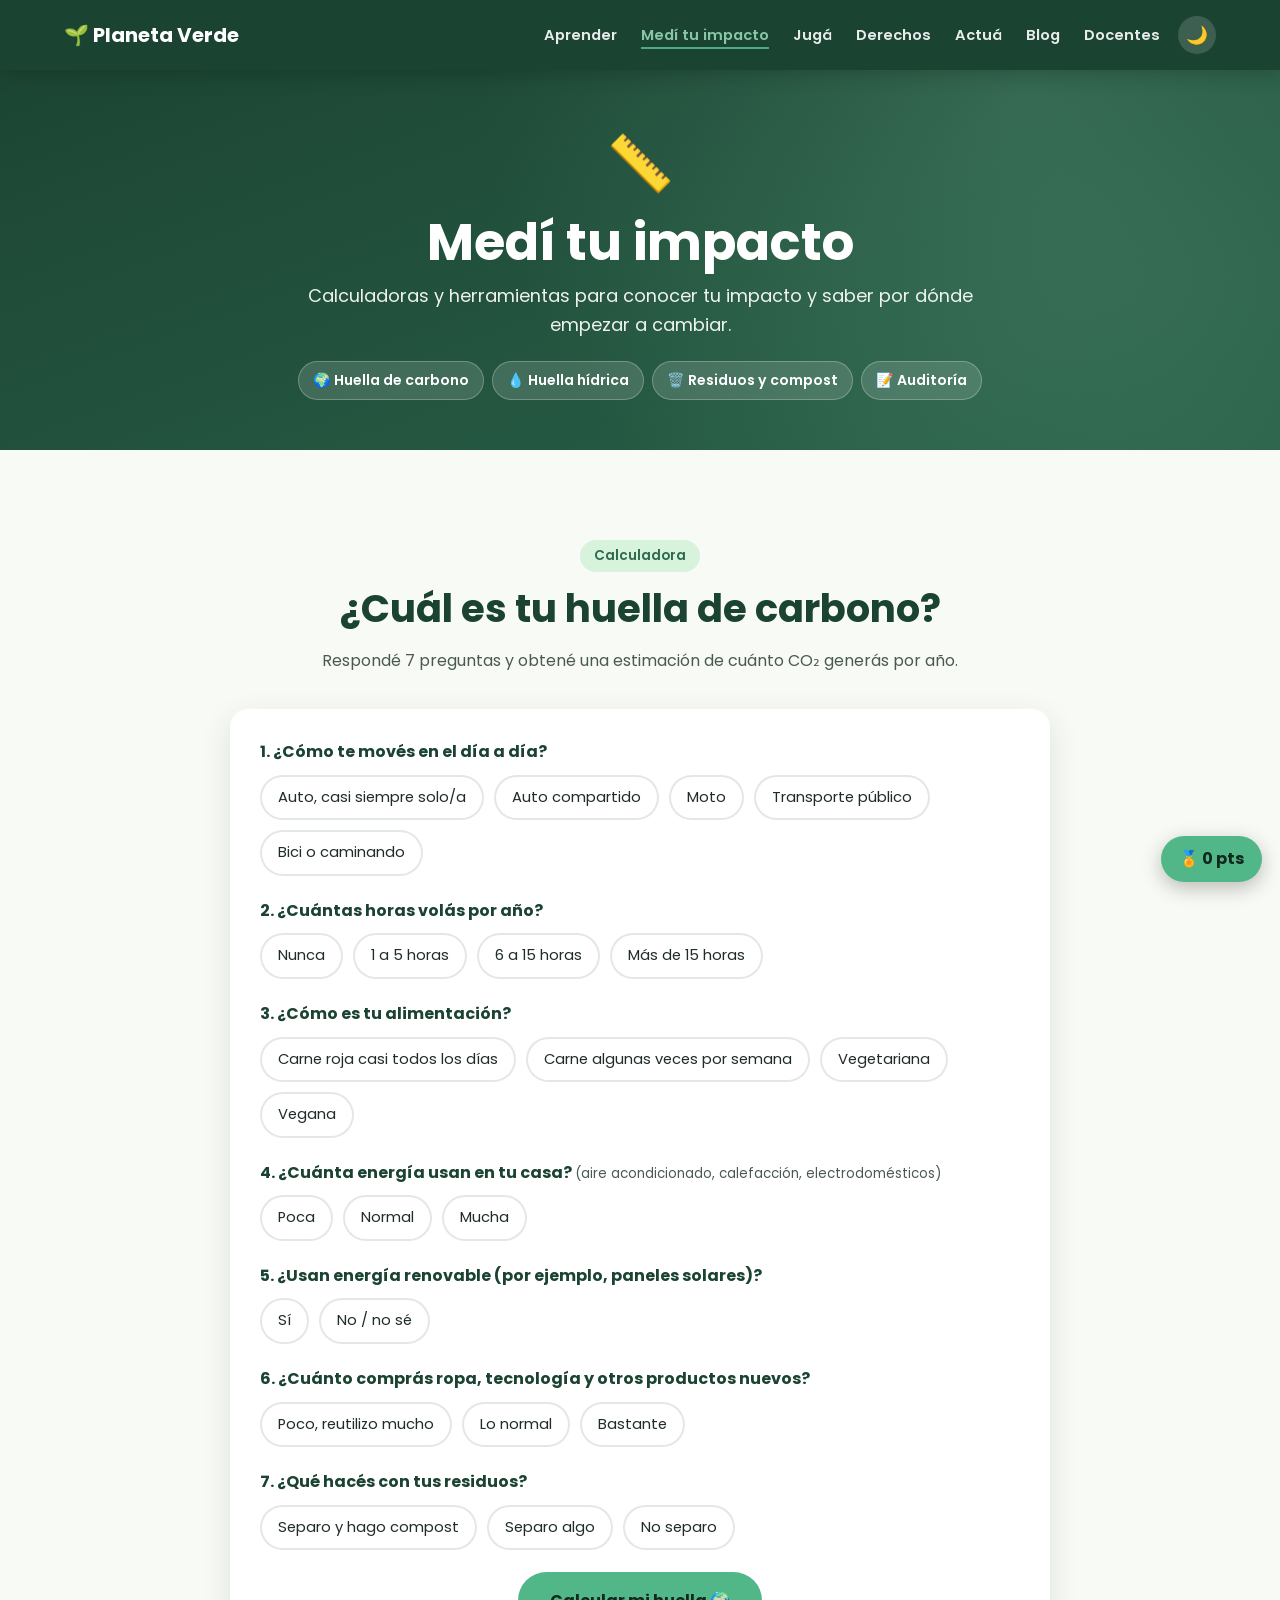
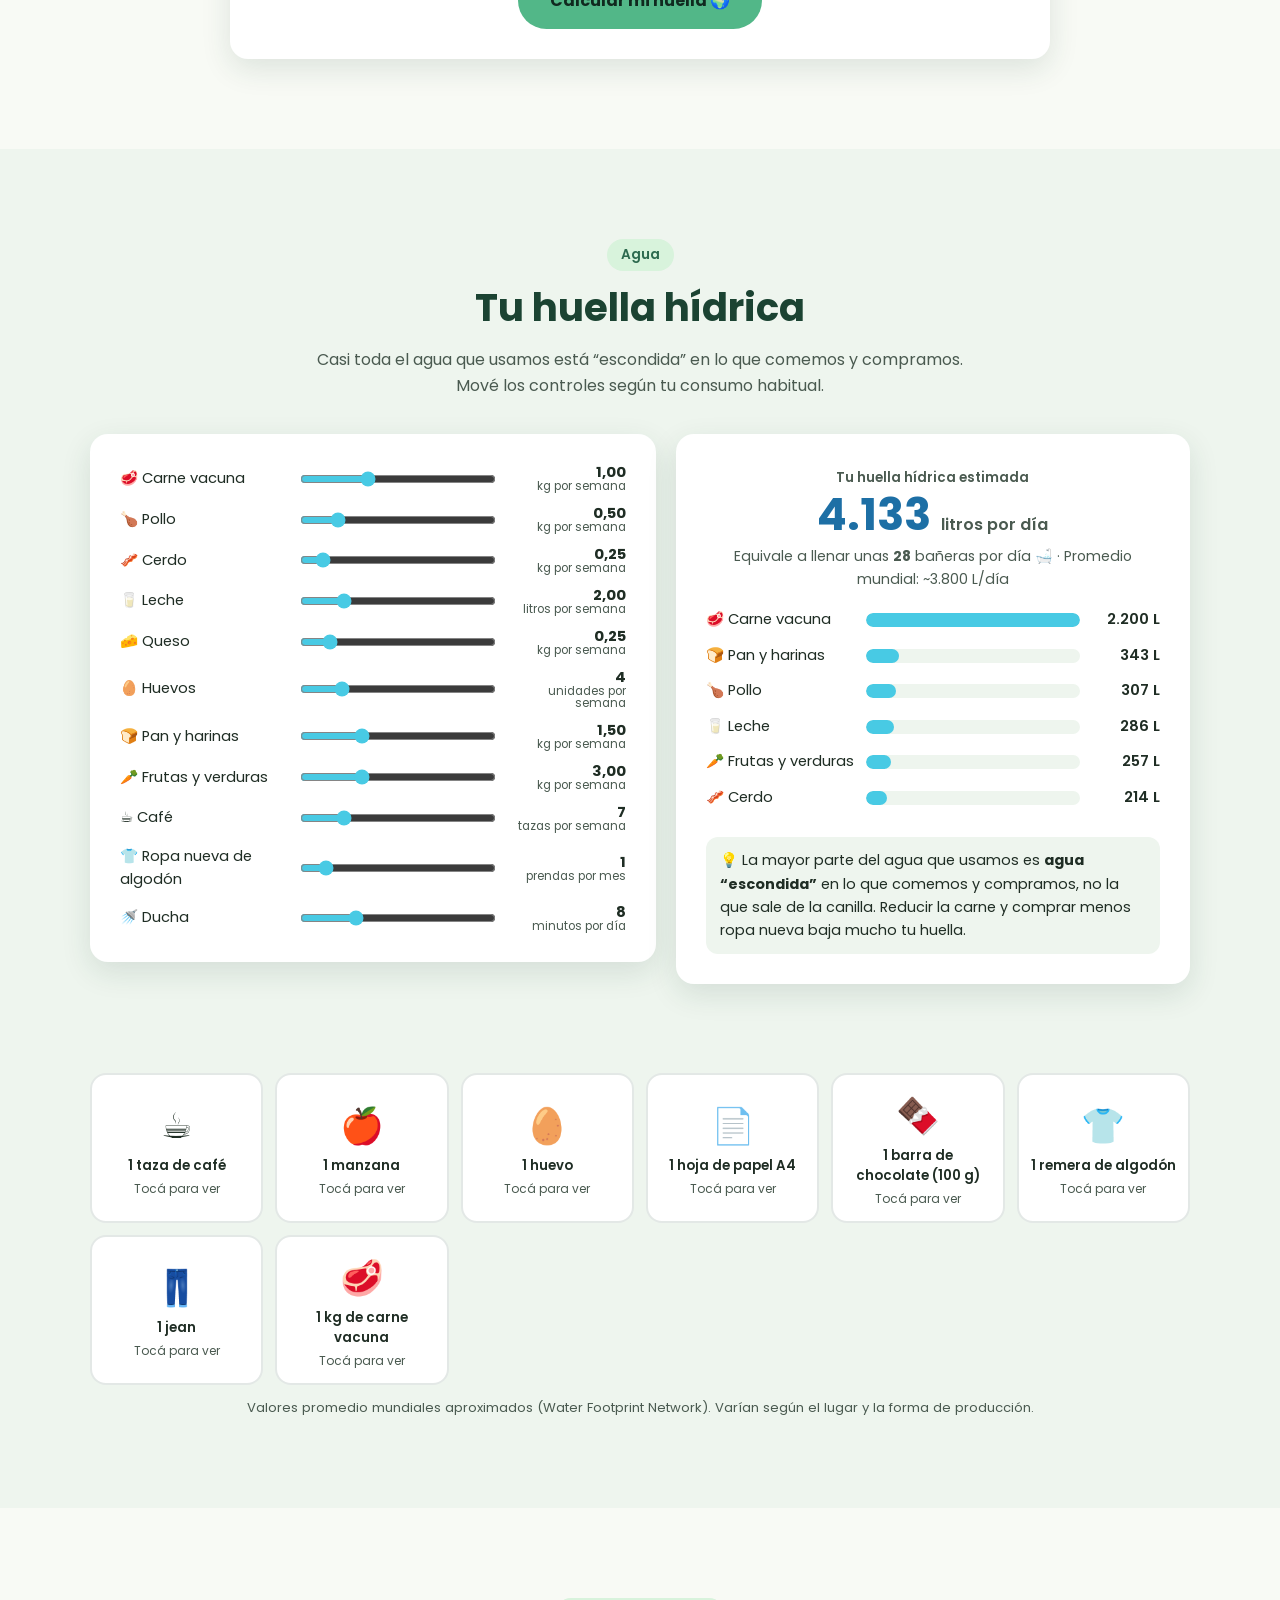
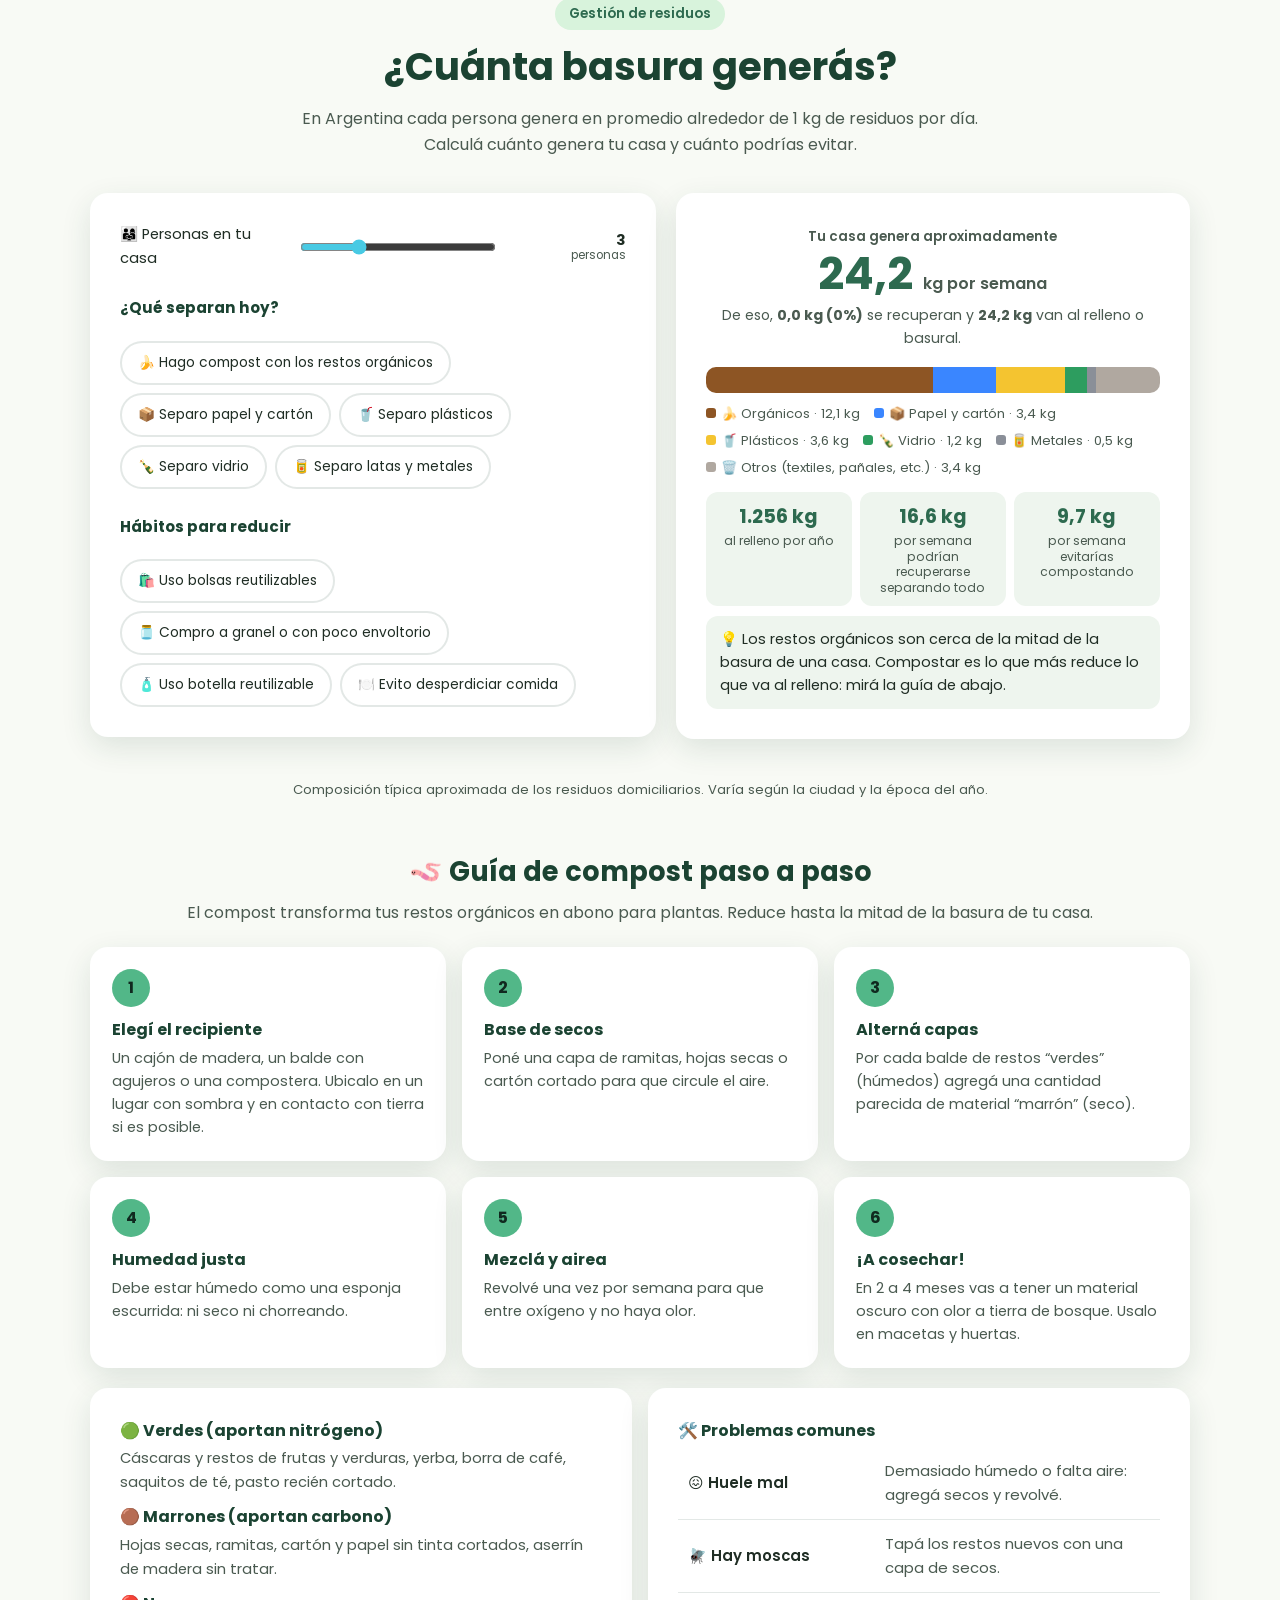
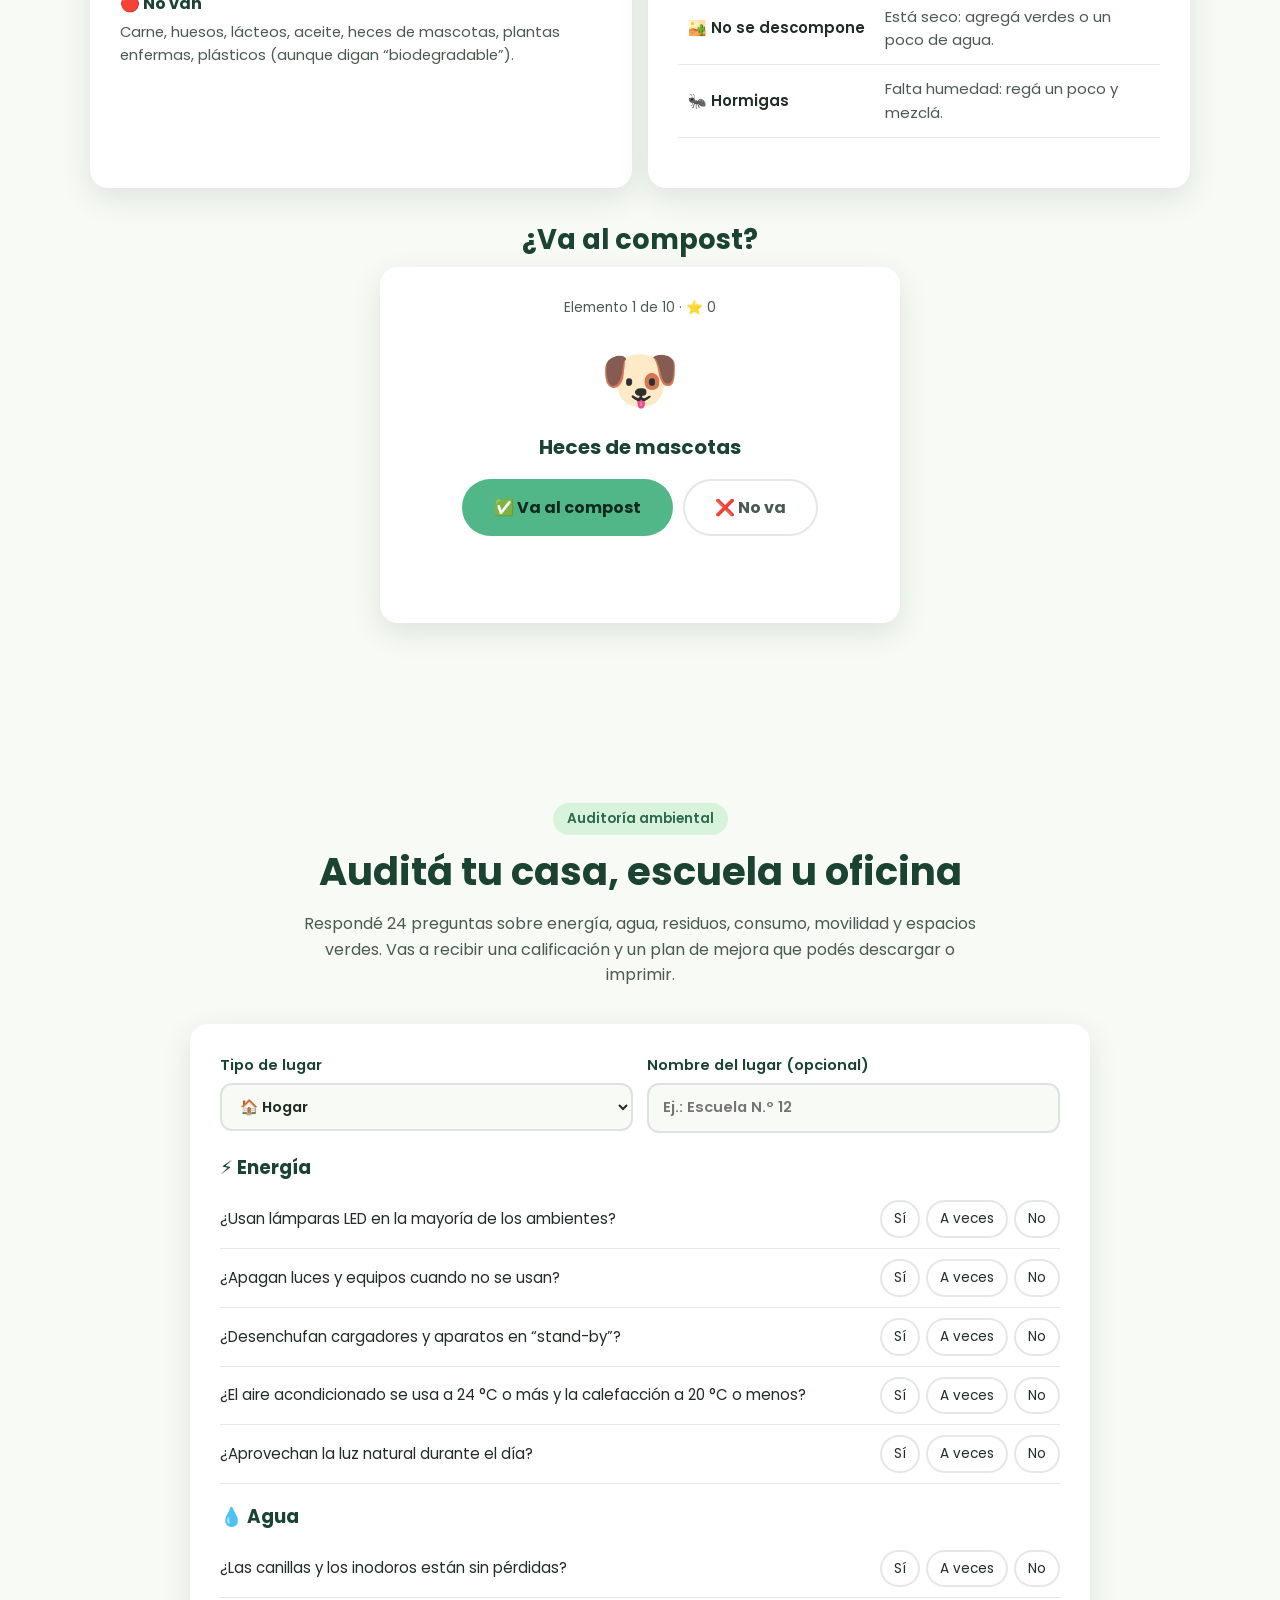
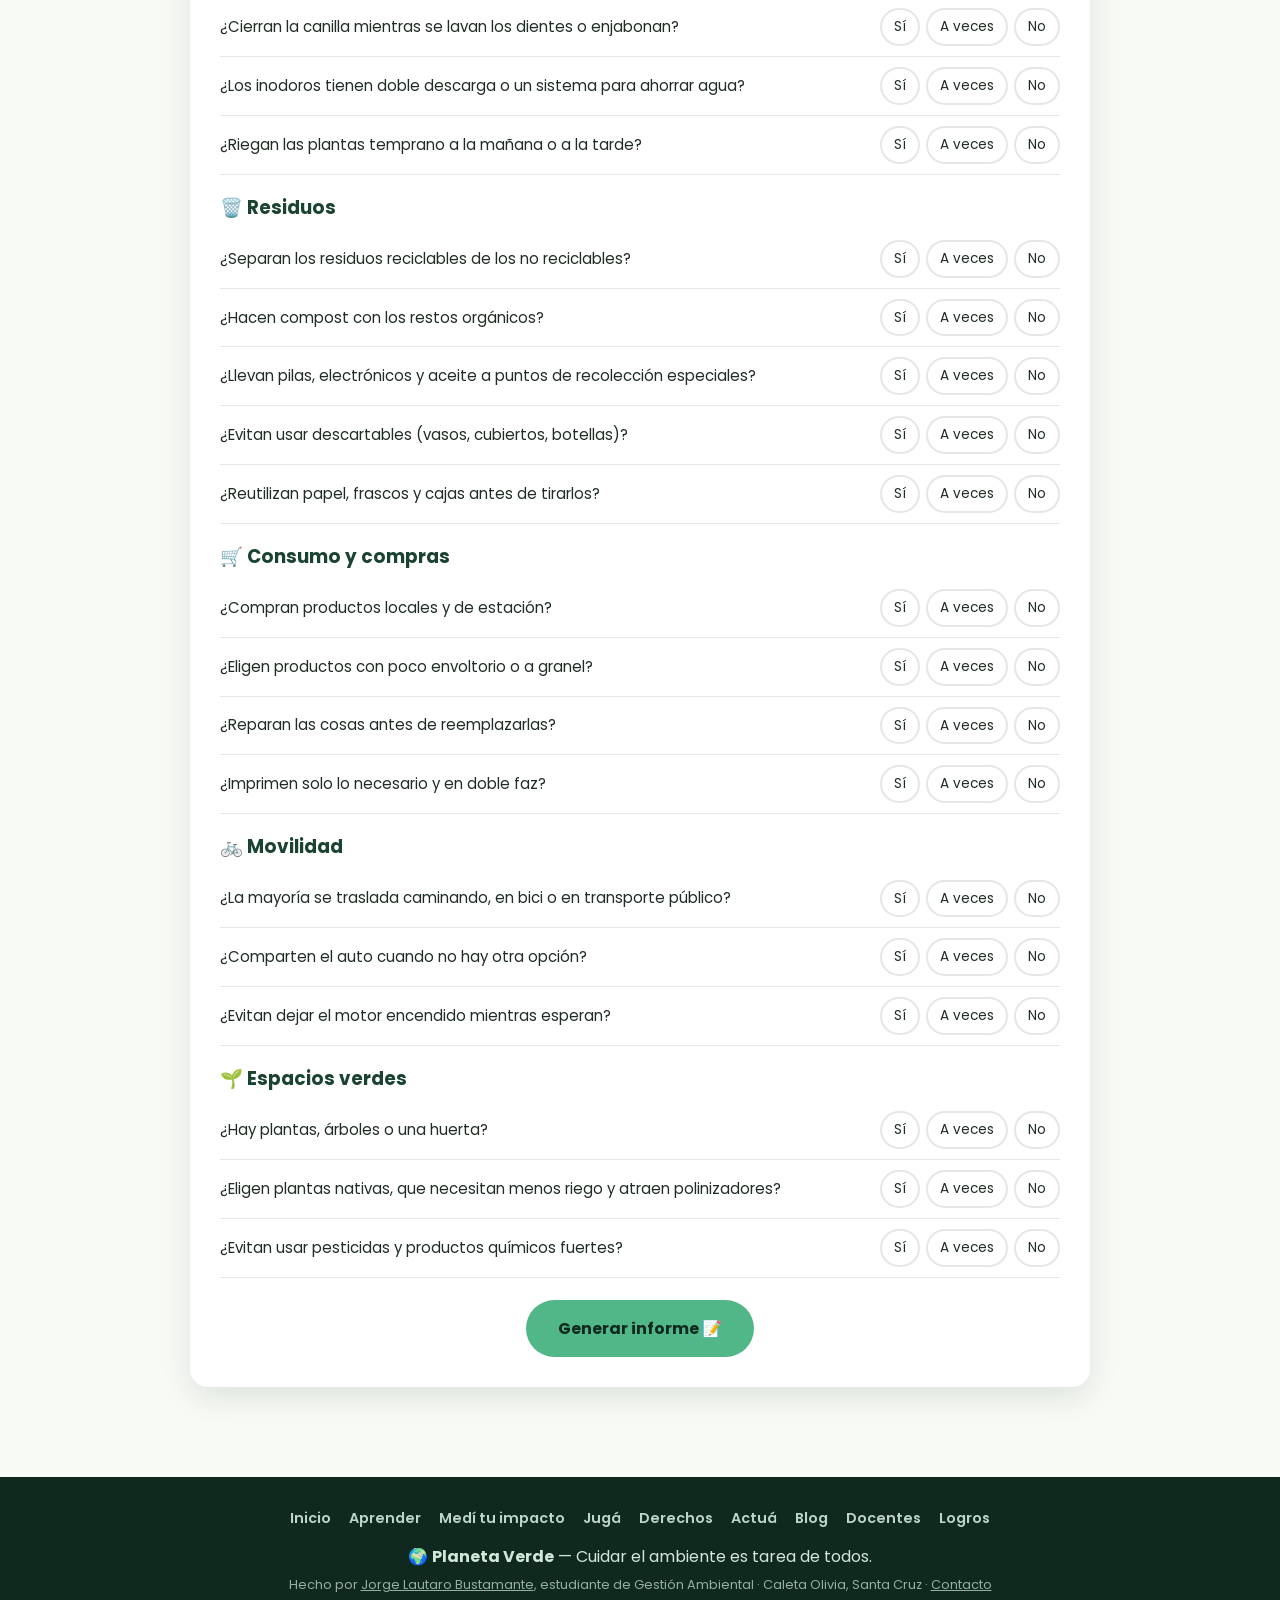
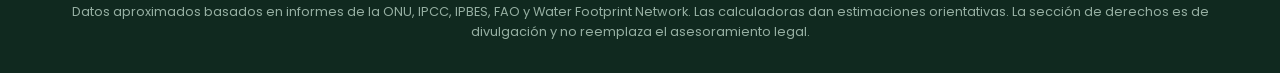
<file: medi.html>
<!DOCTYPE html>
<html lang="es">
<head>
  <meta charset="UTF-8">
  <meta name="viewport" content="width=device-width, initial-scale=1.0">
  <title>Medí tu impacto · Planeta Verde</title>
  <meta name="description" content="Calculá tu huella de carbono, tu huella hídrica y tus residuos, aprendé a compostar y hacé una auditoría ambiental de tu casa o escuela.">
  <meta name="author" content="Jorge Lautaro Bustamante">
  <meta name="theme-color" content="#1b4332">
  <meta property="og:type" content="website">
  <meta property="og:locale" content="es_AR">
  <meta property="og:title" content="Medí tu impacto · Planeta Verde">
  <meta property="og:description" content="Calculá tu huella, evaluá proyectos como un profesional ambiental, explorá las ecorregiones de Argentina y sumá insignias cuidando el planeta 🌱">
  <meta name="twitter:card" content="summary">
  <meta name="twitter:title" content="Planeta Verde · Cuidemos nuestro ambiente">
  <meta name="twitter:description" content="Calculá tu huella, evaluá proyectos ambientales, explorá ecorregiones y sumá insignias 🌱">
  <link rel="icon" href="data:image/svg+xml,%3Csvg xmlns='http://www.w3.org/2000/svg' viewBox='0 0 100 100'%3E%3Ctext y='.9em' font-size='90'%3E%F0%9F%8C%B1%3C/text%3E%3C/svg%3E">
  <link rel="preconnect" href="https://fonts.googleapis.com">
  <link rel="preconnect" href="https://fonts.gstatic.com" crossorigin>
  <link href="https://fonts.googleapis.com/css2?family=Poppins:wght@400;600;700&display=swap" rel="stylesheet">
  <link rel="manifest" href="manifest.webmanifest">
  <link rel="apple-touch-icon" href="icon-192.png">
  <link rel="stylesheet" href="style.css">
  <script>
    // Aplicar el tema guardado antes de pintar la página
    document.documentElement.classList.add('js');
    try {
      let t = localStorage.getItem('pv-theme');
      try { t = JSON.parse(t); } catch (e) {}
      if (t === 'dark' || t === 'light') document.documentElement.dataset.theme = t;
    } catch (e) {}
  </script>
</head>
<body>

  <header class="header header-small">
    <div class="page-hero">
      <span class="page-emoji" aria-hidden="true">📏</span>
      <h1>Medí tu impacto</h1>
      <p>Calculadoras y herramientas para conocer tu impacto y saber por dónde empezar a cambiar.</p>
      <nav class="page-toc" aria-label="En esta página"><a href="#calculadora">🌍 Huella de carbono</a><a href="#hidrica">💧 Huella hídrica</a><a href="#residuos">🗑️ Residuos y compost</a><a href="#auditoria">📝 Auditoría</a></nav>
    </div>
  </header>

  <main>
    <!-- CALCULADORA -->
    <section class="tool" id="calculadora">
      <div class="tool-head reveal">
        <span class="tag">Calculadora</span>
        <h2>¿Cuál es tu huella de carbono?</h2>
        <p>Respondé 7 preguntas y obtené una estimación de cuánto CO₂ generás por año.</p>
      </div>
      <form class="calc panel reveal" id="calcForm"></form>
      <div class="calc-result panel" id="calcResult" hidden></div>
    </section>

    <!-- HUELLA HÍDRICA -->
    <section class="tool tool-alt" id="hidrica">
      <div class="tool-head reveal">
        <span class="tag">Agua</span>
        <h2>Tu huella hídrica</h2>
        <p>Casi toda el agua que usamos está “escondida” en lo que comemos y compramos. Mové los controles según tu consumo habitual.</p>
      </div>
      <div class="water reveal">
        <form class="water-form panel" id="waterForm" onsubmit="return false"></form>
        <div class="water-out panel" id="waterOut"></div>
      </div>
      <h3 class="sub-head reveal">¿Cuánta agua hay en…?</h3>
      <div class="flips" id="waterCards"></div>
      <p class="note">Valores promedio mundiales aproximados (Water Footprint Network). Varían según el lugar y la forma de producción.</p>
    </section>

    <!-- RESIDUOS Y COMPOST -->
    <section class="tool" id="residuos">
      <div class="tool-head reveal">
        <span class="tag">Gestión de residuos</span>
        <h2>¿Cuánta basura generás?</h2>
        <p>En Argentina cada persona genera en promedio alrededor de 1 kg de residuos por día. Calculá cuánto genera tu casa y cuánto podrías evitar.</p>
      </div>
      <div class="water reveal">
        <form class="water-form panel" id="wasteForm" onsubmit="return false"></form>
        <div class="water-out panel" id="wasteOut"></div>
      </div>
      <p class="note">Composición típica aproximada de los residuos domiciliarios. Varía según la ciudad y la época del año.</p>

      <div class="compost" id="compost">
        <h3 class="sub-head reveal">🪱 Guía de compost paso a paso</h3>
        <p class="sub-intro reveal">El compost transforma tus restos orgánicos en abono para plantas. Reduce hasta la mitad de la basura de tu casa.</p>
        <div class="steps compost-steps">
          <div class="step reveal"><span class="step-num">1</span><h4>Elegí el recipiente</h4><p>Un cajón de madera, un balde con agujeros o una compostera. Ubicalo en un lugar con sombra y en contacto con tierra si es posible.</p></div>
          <div class="step reveal"><span class="step-num">2</span><h4>Base de secos</h4><p>Poné una capa de ramitas, hojas secas o cartón cortado para que circule el aire.</p></div>
          <div class="step reveal"><span class="step-num">3</span><h4>Alterná capas</h4><p>Por cada balde de restos “verdes” (húmedos) agregá una cantidad parecida de material “marrón” (seco).</p></div>
          <div class="step reveal"><span class="step-num">4</span><h4>Humedad justa</h4><p>Debe estar húmedo como una esponja escurrida: ni seco ni chorreando.</p></div>
          <div class="step reveal"><span class="step-num">5</span><h4>Mezclá y airea</h4><p>Revolvé una vez por semana para que entre oxígeno y no haya olor.</p></div>
          <div class="step reveal"><span class="step-num">6</span><h4>¡A cosechar!</h4><p>En 2 a 4 meses vas a tener un material oscuro con olor a tierra de bosque. Usalo en macetas y huertas.</p></div>
        </div>
        <div class="compost-cols">
          <div class="panel compost-list reveal">
            <h4>🟢 Verdes (aportan nitrógeno)</h4>
            <p>Cáscaras y restos de frutas y verduras, yerba, borra de café, saquitos de té, pasto recién cortado.</p>
            <h4>🟤 Marrones (aportan carbono)</h4>
            <p>Hojas secas, ramitas, cartón y papel sin tinta cortados, aserrín de madera sin tratar.</p>
            <h4>🔴 No van</h4>
            <p>Carne, huesos, lácteos, aceite, heces de mascotas, plantas enfermas, plásticos (aunque digan “biodegradable”).</p>
          </div>
          <div class="panel compost-list reveal">
            <h4>🛠️ Problemas comunes</h4>
            <table class="eia-table">
              <tr><td>😖 Huele mal</td><td>Demasiado húmedo o falta aire: agregá secos y revolvé.</td></tr>
              <tr><td>🪰 Hay moscas</td><td>Tapá los restos nuevos con una capa de secos.</td></tr>
              <tr><td>🏜️ No se descompone</td><td>Está seco: agregá verdes o un poco de agua.</td></tr>
              <tr><td>🐜 Hormigas</td><td>Falta humedad: regá un poco y mezclá.</td></tr>
            </table>
          </div>
        </div>
        <h3 class="sub-head reveal">¿Va al compost?</h3>
        <div class="panel compost-quiz reveal" id="compostQuiz" aria-live="polite"></div>
      </div>
    </section>

    <!-- AUDITORÍA -->
    <section class="tool" id="auditoria">
      <div class="tool-head reveal">
        <span class="tag">Auditoría ambiental</span>
        <h2>Auditá tu casa, escuela u oficina</h2>
        <p>Respondé 24 preguntas sobre energía, agua, residuos, consumo, movilidad y espacios verdes. Vas a recibir una calificación y un plan de mejora que podés descargar o imprimir.</p>
      </div>
      <div class="audit panel reveal">
        <div class="audit-setup">
          <label>Tipo de lugar
            <select id="auditType">
              <option value="hogar">🏠 Hogar</option>
              <option value="escuela">🏫 Escuela o institución</option>
              <option value="oficina">🏢 Oficina o comercio</option>
            </select>
          </label>
          <label>Nombre del lugar (opcional)
            <input type="text" id="auditPlace" maxlength="60" placeholder="Ej.: Escuela N.º 12">
          </label>
        </div>
        <form id="auditForm"></form>
      </div>
      <div class="audit-out panel" id="auditOut" hidden></div>
    </section>
  </main>

  <script src="layout.js"></script>
  <script src="achievements.js"></script>
  <script src="script.js"></script>
  <script src="eia.js"></script>
  <script src="ecoregiones.js"></script>
  <script src="foodweb.js"></script>
  <script src="clima-agua.js"></script>
  <script src="calidad.js"></script>
  <script src="residuos.js"></script>
  <script src="audit.js"></script>
  <script src="glossary.js"></script>
  <script src="aportes.js"></script>
  <script src="blog.js"></script>
  <script src="docentes.js"></script>
  <script src="ranking.js"></script>
</body>
</html>
</file>
<file: style.css>
/* ---------- Colores (modo claro) ---------- */
:root {
  --bg: #f8faf5;
  --bg-alt: #eef5ee;
  --surface: #ffffff;
  --text: #1f2d24;
  --text-soft: #4a5a50;
  --heading: #1b4332;
  --primary: #2d6a4f;
  --accent: #52b788;
  --accent-light: #95d5b2;
  --tag-bg: #d8f3dc;
  --tag-text: #2d6a4f;
  --border: rgba(27, 67, 50, 0.12);
  --deep: #1b4332;
  --deeper: #10291f;
  --ok: #2d9d5f;
  --bad: #d64545;
  --radio: 18px;
  --sombra: 0 10px 30px rgba(27, 67, 50, 0.12);
  color-scheme: light;
}

/* ---------- Colores (modo oscuro) ---------- */
@media (prefers-color-scheme: dark) {
  :root:not([data-theme="light"]) {
    --bg: #0e1813;
    --bg-alt: #13211a;
    --surface: #182a20;
    --text: #e3eee6;
    --text-soft: #a9bfb1;
    --heading: #d8f3dc;
    --primary: #74c69d;
    --tag-bg: #234733;
    --tag-text: #b7e4c7;
    --border: rgba(183, 228, 199, 0.14);
    --deep: #0b1f16;
    --deeper: #07140e;
    --sombra: 0 10px 30px rgba(0, 0, 0, 0.35);
    color-scheme: dark;
  }
}

:root[data-theme="dark"] {
  --bg: #0e1813;
  --bg-alt: #13211a;
  --surface: #182a20;
  --text: #e3eee6;
  --text-soft: #a9bfb1;
  --heading: #d8f3dc;
  --primary: #74c69d;
  --tag-bg: #234733;
  --tag-text: #b7e4c7;
  --border: rgba(183, 228, 199, 0.14);
  --deep: #0b1f16;
  --deeper: #07140e;
  --sombra: 0 10px 30px rgba(0, 0, 0, 0.35);
  color-scheme: dark;
}

* { margin: 0; padding: 0; box-sizing: border-box; }
[hidden] { display: none !important; }

html { scroll-behavior: smooth; scroll-padding-top: 70px; }

body {
  font-family: 'Poppins', system-ui, sans-serif;
  color: var(--text);
  background: var(--bg);
  line-height: 1.6;
  overflow-x: hidden;
  transition: background 0.3s, color 0.3s;
}

a { color: inherit; text-decoration: none; }
button { font-family: inherit; }

/* ---------- Header / Nav ---------- */
.header {
  min-height: 100vh;
  background:
    linear-gradient(160deg, rgba(27, 67, 50, 0.92), rgba(45, 106, 79, 0.75)),
    radial-gradient(circle at 80% 20%, #95d5b2 0, transparent 50%),
    #1b4332;
  color: #fff;
  display: flex;
  flex-direction: column;
}

.nav {
  position: fixed;
  top: 0; left: 0; right: 0;
  z-index: 100;
  display: flex;
  justify-content: space-between;
  align-items: center;
  padding: 16px 5%;
  color: #fff;
  transition: background 0.3s, box-shadow 0.3s;
}

.nav.scrolled { background: #1b4332; box-shadow: 0 4px 20px rgba(0, 0, 0, 0.2); }

.logo { font-weight: 700; font-size: 1.25rem; white-space: nowrap; }

.nav-right { display: flex; align-items: center; gap: 18px; }

.nav-links { display: flex; gap: 24px; list-style: none; }

.nav-links a { font-weight: 600; font-size: 0.92rem; opacity: 0.9; position: relative; }

.nav-links a::after {
  content: '';
  position: absolute;
  left: 0; bottom: -4px;
  width: 0; height: 2px;
  background: var(--accent);
  transition: width 0.3s;
}

.nav-links a:hover::after { width: 100%; }

.theme-toggle {
  background: rgba(255, 255, 255, 0.15);
  border: none;
  border-radius: 50%;
  width: 38px; height: 38px;
  font-size: 1.1rem;
  cursor: pointer;
  transition: background 0.2s, transform 0.3s;
}

.theme-toggle:hover { background: rgba(255, 255, 255, 0.28); transform: rotate(20deg); }

.nav-toggle {
  display: none;
  background: none;
  border: none;
  cursor: pointer;
  flex-direction: column;
  gap: 5px;
}

.nav-toggle span {
  width: 26px; height: 3px;
  background: #fff;
  border-radius: 2px;
  transition: transform 0.3s, opacity 0.3s;
}

.hero {
  flex: 1;
  display: flex;
  flex-direction: column;
  justify-content: center;
  padding: 120px 5% 60px;
  max-width: 900px;
}

.hero h1 { font-size: clamp(2.2rem, 6vw, 4rem); line-height: 1.15; margin-bottom: 20px; }
.hero h1 span { color: #95d5b2; }

.hero p {
  font-size: clamp(1rem, 2vw, 1.2rem);
  max-width: 620px;
  opacity: 0.92;
  margin-bottom: 34px;
}

.hero-buttons { display: flex; flex-wrap: wrap; gap: 14px; }

/* ---------- Botones ---------- */
.btn {
  display: inline-block;
  background: var(--accent);
  color: #10291f;
  font-weight: 700;
  font-size: 1rem;
  padding: 14px 30px;
  border: 2px solid transparent;
  border-radius: 50px;
  cursor: pointer;
  transition: transform 0.2s, background 0.2s;
}

.btn:hover { transform: translateY(-3px); background: var(--accent-light); }
.btn-ghost { background: transparent; border-color: rgba(255, 255, 255, 0.6); color: #fff; }
.btn-ghost:hover { background: rgba(255, 255, 255, 0.12); }
.btn-outline { background: transparent; border-color: var(--border); color: var(--text-soft); }
.btn-outline:hover { background: var(--bg-alt); }
.btn-small { padding: 9px 20px; font-size: 0.9rem; }

/* ---------- Stats ---------- */
.stats {
  display: grid;
  grid-template-columns: repeat(auto-fit, minmax(200px, 1fr));
  gap: 20px;
  padding: 0 5%;
  margin-top: -60px;
  position: relative;
  z-index: 2;
}

.stat {
  background: var(--surface);
  border-radius: var(--radio);
  padding: 28px 22px;
  box-shadow: var(--sombra);
  text-align: center;
}

.stat-num { font-size: 2.4rem; font-weight: 700; color: var(--primary); }
.stat-unit { font-size: 1rem; font-weight: 600; color: var(--primary); margin-left: 4px; }
.stat p { color: var(--text-soft); font-size: 0.92rem; margin-top: 6px; }

/* ---------- ¿Sabías que? ---------- */
.fact {
  display: flex;
  align-items: center;
  gap: 20px;
  max-width: 1000px;
  margin: 50px auto 0;
  width: 90%;
  background: var(--surface);
  border: 2px dashed var(--accent);
  border-radius: var(--radio);
  padding: 22px 26px;
}

.fact-icon { font-size: 2.4rem; }
.fact-body { flex: 1; }
.fact-label { font-weight: 700; color: var(--primary); font-size: 0.9rem; }
.fact-body p { color: var(--text); transition: opacity 0.25s; }
.fact-body p.fade { opacity: 0; }

/* ---------- Secciones informativas ---------- */
.section {
  display: grid;
  grid-template-columns: 1.3fr 1fr;
  gap: 50px;
  align-items: center;
  padding: 90px 5%;
  max-width: 1200px;
  margin: 0 auto;
}

.section.reverse .section-text { order: 2; }

.tag {
  display: inline-block;
  background: var(--tag-bg);
  color: var(--tag-text);
  font-weight: 600;
  font-size: 0.85rem;
  padding: 5px 14px;
  border-radius: 50px;
  margin-bottom: 14px;
}

h2 { color: var(--heading); line-height: 1.2; }

.section h2, .tool-head h2, .compare-head h2 {
  font-size: clamp(1.7rem, 3.5vw, 2.4rem);
  margin-bottom: 16px;
}

.section p { color: var(--text-soft); margin-bottom: 18px; }

.list { list-style: none; }

.list li {
  padding-left: 30px;
  position: relative;
  margin-bottom: 10px;
  color: var(--text-soft);
}

.list li::before {
  content: '✓';
  position: absolute;
  left: 0; top: 3px;
  color: #fff;
  background: var(--accent);
  width: 20px; height: 20px;
  border-radius: 50%;
  font-size: 0.75rem;
  display: grid;
  place-items: center;
}

.section-card {
  aspect-ratio: 1;
  border-radius: 40% 60% 55% 45% / 50% 45% 55% 50%;
  display: grid;
  place-items: center;
  box-shadow: var(--sombra);
  animation: blob 10s ease-in-out infinite;
  max-width: 420px;
  width: 100%;
  justify-self: center;
}

.big-icon { font-size: clamp(5rem, 12vw, 8rem); }

.card-clima { background: linear-gradient(135deg, #ffd6a5, #ff9f68); }
.card-reciclaje { background: linear-gradient(135deg, #b7e4c7, #52b788); }
.card-bio { background: linear-gradient(135deg, #fde2e4, #cdb4db); }
.card-agua { background: linear-gradient(135deg, #caf0f8, #48cae4); }

@keyframes blob {
  0%, 100% { border-radius: 40% 60% 55% 45% / 50% 45% 55% 50%; }
  50% { border-radius: 55% 45% 40% 60% / 45% 55% 50% 50%; }
}

.bins { display: grid; grid-template-columns: repeat(2, 1fr); gap: 12px; }

.bin {
  border-radius: 12px;
  padding: 14px 16px;
  border-left: 6px solid;
  background: var(--surface);
  box-shadow: 0 4px 12px rgba(0, 0, 0, 0.05);
  display: flex;
  flex-direction: column;
}

.bin small { color: var(--text-soft); }
.bin-yellow { border-color: #f4c430; }
.bin-blue { border-color: #3a86ff; }
.bin-green { border-color: #2d9d5f; }
.bin-brown { border-color: #8d5524; }
.bin-red { border-color: #d64545; }

/* ---------- Antes / después ---------- */
.compare-section { padding: 30px 5% 60px; max-width: 1000px; margin: 0 auto; }
.compare-head { text-align: center; max-width: 680px; margin: 0 auto 28px; }
.compare-head p { color: var(--text-soft); }

.compare {
  position: relative;
  aspect-ratio: 2 / 1;
  border-radius: var(--radio);
  overflow: hidden;
  box-shadow: var(--sombra);
  user-select: none;
}

.compare-img { position: absolute; inset: 0; width: 100%; height: 100%; display: block; }
.compare-before { position: absolute; inset: 0; clip-path: inset(0 50% 0 0); }

.svg-label { font: 700 22px Poppins, sans-serif; fill: #1b4332; letter-spacing: 2px; }

.compare-line {
  position: absolute;
  top: 0; bottom: 0;
  left: 50%;
  width: 4px;
  background: #fff;
  transform: translateX(-50%);
  pointer-events: none;
}

.compare-line span {
  position: absolute;
  top: 50%; left: 50%;
  transform: translate(-50%, -50%);
  background: #fff;
  color: #1b4332;
  width: 42px; height: 42px;
  border-radius: 50%;
  display: grid;
  place-items: center;
  font-weight: 700;
  box-shadow: 0 2px 10px rgba(0, 0, 0, 0.25);
}

.compare-range {
  position: absolute;
  inset: 0;
  width: 100%; height: 100%;
  opacity: 0;
  cursor: ew-resize;
  margin: 0;
  touch-action: pan-y; /* permite seguir bajando la página en el celular */
}

.note { text-align: center; font-size: 0.82rem; color: var(--text-soft); margin-top: 12px; }

/* ---------- Herramientas (calculadora, juego, quiz...) ---------- */
.tool { padding: 90px 5%; }
.tool-alt { background: var(--bg-alt); }
.tool-head { text-align: center; max-width: 680px; margin: 0 auto 36px; }
.tool-head p { color: var(--text-soft); }
.center { text-align: center; margin-top: 30px; }

.panel {
  background: var(--surface);
  border-radius: var(--radio);
  box-shadow: var(--sombra);
  padding: 30px;
  max-width: 820px;
  margin: 0 auto;
}

/* Calculadora */
.calc { display: grid; gap: 22px; }
.calc fieldset { border: none; }
.calc legend { font-weight: 700; color: var(--heading); margin-bottom: 10px; }
.calc legend small { font-weight: 400; color: var(--text-soft); }

.options { display: flex; flex-wrap: wrap; gap: 10px; }

.option input { position: absolute; opacity: 0; pointer-events: none; }

.option span {
  display: inline-block;
  padding: 9px 16px;
  border-radius: 50px;
  border: 2px solid var(--border);
  background: var(--surface);
  cursor: pointer;
  font-size: 0.92rem;
  transition: background 0.2s, border-color 0.2s;
}

.option span:hover { border-color: var(--accent); }
.option input:checked + span { background: var(--accent); border-color: var(--accent); color: #10291f; font-weight: 600; }
.option input:focus-visible + span { outline: 3px solid var(--accent-light); outline-offset: 2px; }

.calc-submit { justify-self: center; }

.calc-result { margin-top: 28px; }
.result-total { text-align: center; margin-bottom: 26px; }
.result-total .big { font-size: 3.2rem; font-weight: 700; color: var(--primary); line-height: 1; }
.result-total p { color: var(--text-soft); }
.result-msg { font-weight: 600; margin-top: 8px; color: var(--text) !important; }

.compare-bars { display: grid; gap: 12px; margin-bottom: 28px; }
.cbar { display: grid; grid-template-columns: 150px 1fr 70px; align-items: center; gap: 10px; font-size: 0.92rem; }
.cbar-track { background: var(--bg-alt); border-radius: 50px; height: 14px; overflow: hidden; }
.cbar-fill { height: 100%; border-radius: 50px; width: 0; transition: width 0.8s ease; }
.cbar-val { text-align: right; font-weight: 600; }

.breakdown h3, .tips h3 { color: var(--heading); font-size: 1.1rem; margin-bottom: 12px; }
.breakdown { margin-bottom: 24px; }
.tips ul { list-style: none; display: grid; gap: 10px; }
.tips li { background: var(--bg-alt); border-radius: 12px; padding: 12px 16px; }

/* Juego */
.game { max-width: 820px; margin: 0 auto; }
.game-bar { display: flex; justify-content: space-around; flex-wrap: wrap; gap: 10px; font-size: 1.05rem; margin-bottom: 18px; }

.game-stage {
  background: var(--surface);
  border-radius: var(--radio);
  box-shadow: var(--sombra);
  padding: 34px 20px;
  text-align: center;
  min-height: 250px;
  display: flex;
  flex-direction: column;
  align-items: center;
  justify-content: center;
  gap: 12px;
}

.game-item { display: flex; flex-direction: column; align-items: center; }
.game-emoji { font-size: 4.5rem; line-height: 1.1; }
.game-name { font-size: 1.3rem; font-weight: 700; color: var(--heading); }
.game-item.pop { animation: pop 0.3s ease; }
@keyframes pop { from { transform: scale(0.6); opacity: 0; } to { transform: scale(1); opacity: 1; } }
.game-feedback { min-height: 1.6em; font-weight: 600; }
.game-feedback.ok { color: var(--ok); }
.game-feedback.bad { color: var(--bad); }

.game-bins { display: grid; grid-template-columns: repeat(5, 1fr); gap: 10px; margin-top: 18px; }

.gbin {
  display: flex;
  flex-direction: column;
  align-items: center;
  gap: 4px;
  background: var(--surface);
  color: var(--text);
  border: none;
  border-bottom: 6px solid;
  border-radius: 14px;
  padding: 14px 8px;
  font-size: 1.6rem;
  cursor: pointer;
  box-shadow: 0 4px 12px rgba(0, 0, 0, 0.06);
  transition: transform 0.15s;
}

.gbin span { font-size: 0.8rem; font-weight: 600; }
.gbin:not(:disabled):hover { transform: translateY(-4px); }
.gbin:disabled { opacity: 0.5; cursor: not-allowed; }
.gbin.flash-ok { animation: flashOk 0.4s; }
.gbin.flash-bad { animation: shake 0.4s; }
@keyframes flashOk { 50% { transform: scale(1.08); background: #b7e4c7; } }
@keyframes shake { 25% { transform: translateX(-6px); } 75% { transform: translateX(6px); } }

/* Quiz */
.quiz-top { display: flex; justify-content: space-between; font-size: 0.9rem; color: var(--text-soft); margin-bottom: 10px; }
.quiz-q { font-size: 1.25rem; color: var(--heading); margin: 14px 0 20px; }
.quiz-opts { display: grid; gap: 10px; }

.quiz-opt {
  text-align: left;
  padding: 14px 18px;
  border-radius: 12px;
  border: 2px solid var(--border);
  background: var(--surface);
  color: var(--text);
  font-size: 1rem;
  cursor: pointer;
  transition: border-color 0.2s, background 0.2s;
}

.quiz-opt:not(:disabled):hover { border-color: var(--accent); }
.quiz-opt:disabled { cursor: default; }
.quiz-opt.correct { background: #d3f2df; border-color: var(--ok); color: #10291f; }
.quiz-opt.wrong { background: #fbdcdc; border-color: var(--bad); color: #4a1010; }

.quiz-exp {
  margin-top: 18px;
  padding: 14px 18px;
  border-radius: 12px;
  background: var(--bg-alt);
  color: var(--text);
}

.quiz-next { margin-top: 18px; }
.quiz-end { text-align: center; }
.quiz-end .big { font-size: 3rem; font-weight: 700; color: var(--primary); }

/* ---------- Checklist de acciones ---------- */
.actions { background: var(--deep); color: #fff; padding: 90px 5%; text-align: center; }
.actions h2 { color: #fff; font-size: clamp(1.8rem, 4vw, 2.6rem); margin-bottom: 10px; }
.actions-intro { opacity: 0.85; margin-bottom: 40px; }

.action-grid {
  display: grid;
  grid-template-columns: repeat(auto-fit, minmax(220px, 1fr));
  gap: 16px;
  max-width: 1100px;
  margin: 0 auto 40px;
}

.action {
  display: flex;
  align-items: center;
  gap: 12px;
  background: rgba(255, 255, 255, 0.08);
  border: 2px solid rgba(255, 255, 255, 0.15);
  border-radius: 14px;
  padding: 16px;
  text-align: left;
  cursor: pointer;
  transition: background 0.2s, border-color 0.2s, transform 0.2s;
}

.action:hover { transform: translateY(-3px); }
.action { position: relative; }
.action input { position: absolute; opacity: 0; pointer-events: none; }
.action-icon { font-size: 1.8rem; }

.action:has(input:checked) {
  background: var(--accent);
  border-color: var(--accent-light);
  color: #10291f;
  font-weight: 600;
}

.progress-wrap { max-width: 600px; margin: 0 auto; }

.progress { height: 16px; background: rgba(255, 255, 255, 0.15); border-radius: 50px; overflow: hidden; }
.progress-light { background: var(--bg-alt); border: 1px solid var(--border); }

.progress-bar {
  height: 100%;
  width: 0;
  background: linear-gradient(90deg, var(--accent), var(--accent-light));
  border-radius: 50px;
  transition: width 0.5s ease;
}

.progress-text { margin-top: 14px; font-weight: 600; min-height: 1.6em; }

/* ---------- Desafío 30 días ---------- */
.challenge-top { max-width: 600px; margin: 0 auto 30px; text-align: center; }
.ch-text { margin-top: 10px; font-weight: 600; }

.challenge-grid {
  display: grid;
  grid-template-columns: repeat(auto-fill, minmax(165px, 1fr));
  gap: 12px;
  max-width: 1100px;
  margin: 0 auto;
}

.day {
  position: relative;
  text-align: left;
  background: var(--surface);
  color: var(--text);
  border: 2px solid var(--border);
  border-radius: 14px;
  padding: 14px;
  cursor: pointer;
  font-size: 0.86rem;
  line-height: 1.4;
  min-height: 112px;
  transition: transform 0.2s, background 0.2s, border-color 0.2s;
}

.day:hover { transform: translateY(-3px); border-color: var(--accent); }
.day-num { display: block; font-weight: 700; color: var(--primary); margin-bottom: 4px; }
.day-icon { font-size: 1.3rem; float: right; }
.day.done { background: var(--accent); border-color: var(--accent); color: #10291f; }
.day.done .day-num { color: #10291f; }
.day.done::after { content: '✓'; position: absolute; bottom: 8px; right: 12px; font-weight: 700; font-size: 1.2rem; }

/* ---------- Calendario ---------- */
.next-date {
  max-width: 700px;
  margin: 0 auto 30px;
  background: linear-gradient(135deg, #2d6a4f, #52b788);
  color: #fff;
  border-radius: var(--radio);
  padding: 26px;
  text-align: center;
  box-shadow: var(--sombra);
}

.next-date .nd-label { opacity: 0.9; font-size: 0.9rem; }
.next-date .nd-name { font-size: 1.5rem; font-weight: 700; margin: 4px 0; }
.next-date .nd-days { font-size: 2.6rem; font-weight: 700; line-height: 1.1; }

.dates {
  display: grid;
  grid-template-columns: repeat(auto-fill, minmax(250px, 1fr));
  gap: 12px;
  max-width: 1100px;
  margin: 0 auto;
}

.date-card {
  display: flex;
  gap: 14px;
  align-items: center;
  background: var(--surface);
  border-radius: 14px;
  padding: 14px;
  box-shadow: 0 4px 12px rgba(0, 0, 0, 0.05);
}

.date-badge {
  flex-shrink: 0;
  width: 58px;
  text-align: center;
  background: var(--tag-bg);
  color: var(--tag-text);
  border-radius: 10px;
  padding: 6px 0;
  line-height: 1.1;
}

.date-badge strong { display: block; font-size: 1.4rem; }
.date-badge small { font-size: 0.72rem; text-transform: uppercase; font-weight: 600; }
.date-info strong { display: block; font-size: 0.95rem; color: var(--heading); }
.date-info small { color: var(--text-soft); }

/* ---------- Puntos verdes ---------- */
.points {
  display: grid;
  grid-template-columns: repeat(auto-fit, minmax(260px, 1fr));
  gap: 18px;
  max-width: 1100px;
  margin: 0 auto;
}

.point { background: var(--surface); border-radius: var(--radio); padding: 24px; box-shadow: var(--sombra); }
.point-icon { font-size: 2.2rem; }
.point h3 { color: var(--heading); margin: 8px 0 6px; }
.point p { color: var(--text-soft); font-size: 0.93rem; }

/* ---------- Footer ---------- */
.footer { background: var(--deeper); color: #cfe8da; text-align: center; padding: 30px 5%; }
.footer .small { font-size: 0.8rem; opacity: 0.7; margin-top: 6px; }

/* ---------- Animación de aparición ---------- */
/* Solo se oculta si JavaScript está activo: sin JS, el contenido se ve igual */
.js .reveal { opacity: 0; transform: translateY(30px); transition: opacity 0.7s ease, transform 0.7s ease; }
.reveal.visible { opacity: 1; transform: none; }

/* ---------- Responsive ---------- */
@media (max-width: 1100px) {
  .nav-toggle { display: flex; }

  .nav-links {
    position: absolute;
    top: 100%; left: 0; right: 0;
    flex-direction: column;
    gap: 0;
    background: #1b4332;
    max-height: 0;
    overflow: hidden;
    transition: max-height 0.35s ease;
  }

  .nav-links.open { max-height: 500px; }
  .nav-links li a { display: block; padding: 14px 5%; }

  .nav-toggle.open span:nth-child(1) { transform: translateY(8px) rotate(45deg); }
  .nav-toggle.open span:nth-child(2) { opacity: 0; }
  .nav-toggle.open span:nth-child(3) { transform: translateY(-8px) rotate(-45deg); }
}

@media (max-width: 820px) {
  .section { grid-template-columns: 1fr; gap: 30px; padding: 60px 5%; }
  .section.reverse .section-text { order: 0; }
  .section-card { max-width: 260px; }
  .tool { padding: 64px 5%; }
  .panel { padding: 22px 18px; }
  .game-bins { grid-template-columns: repeat(3, 1fr); }
  .fact { flex-wrap: wrap; }
  .fact .btn { width: 100%; }
}

@media (max-width: 480px) {
  .bins { grid-template-columns: 1fr; }
  .cbar { grid-template-columns: 95px 1fr 56px; font-size: 0.82rem; }
  .compare { aspect-ratio: 4 / 3; }
  .challenge-grid { grid-template-columns: repeat(2, 1fr); }
}

@media (prefers-reduced-motion: reduce) {
  html { scroll-behavior: auto; }
  .section-card { animation: none; }
  .js .reveal { opacity: 1; transform: none; transition: none; }
}

/* =====================================================
   Nuevas secciones: EIA, derechos, logros, compartir
   ===================================================== */
.btn-row { display: flex; flex-wrap: wrap; gap: 12px; justify-content: center; margin-top: 22px; }
.center.btn-row { margin-top: 26px; }
.warn { color: var(--bad); font-weight: 600; }

/* ---------- EIA ---------- */
.eia-intro {
  max-width: 1000px;
  margin: 0 auto 28px;
  display: grid;
  grid-template-columns: 1fr 1.3fr;
  gap: 24px;
  align-items: center;
}

.eia-intro h3 { color: var(--heading); margin-bottom: 8px; }
.eia-intro p { color: var(--text-soft); font-size: 0.95rem; }

.eia-steps { list-style: none; display: grid; grid-template-columns: repeat(4, 1fr); gap: 10px; counter-reset: s; }

.eia-steps li {
  background: var(--surface);
  border-radius: 14px;
  padding: 14px 10px;
  text-align: center;
  box-shadow: 0 4px 12px rgba(0, 0, 0, 0.05);
  display: flex;
  flex-direction: column;
  gap: 2px;
}

.eia-steps span { font-size: 1.7rem; }
.eia-steps strong { color: var(--heading); font-size: 0.95rem; }
.eia-steps small { color: var(--text-soft); font-size: 0.78rem; line-height: 1.3; }

.eia { max-width: 900px; }
.eia-title { text-align: center; color: var(--heading); margin-bottom: 20px; }

.eia-projects { display: grid; grid-template-columns: repeat(2, 1fr); gap: 14px; }

.eia-card {
  display: flex;
  flex-direction: column;
  align-items: flex-start;
  gap: 4px;
  text-align: left;
  background: var(--bg);
  color: var(--text);
  border: 2px solid var(--border);
  border-radius: 16px;
  padding: 20px;
  cursor: pointer;
  font-size: 1rem;
  transition: transform 0.2s, border-color 0.2s;
}

.eia-card:hover { transform: translateY(-4px); border-color: var(--accent); }
.eia-card-icon { font-size: 2.4rem; }
.eia-card strong { color: var(--heading); font-size: 1.08rem; }
.eia-card small { color: var(--text-soft); }
.eia-card-score { margin-top: 8px; font-size: 0.8rem; font-weight: 600; color: var(--primary); background: var(--tag-bg); padding: 3px 10px; border-radius: 50px; }

.eia-progress { display: flex; gap: 6px; margin-bottom: 24px; flex-wrap: wrap; }

.eia-progress span {
  flex: 1;
  text-align: center;
  font-size: 0.78rem;
  font-weight: 600;
  padding: 6px 4px;
  border-radius: 8px;
  background: var(--bg-alt);
  color: var(--text-soft);
  min-width: 70px;
}

.eia-progress span.done { background: var(--tag-bg); color: var(--tag-text); }
.eia-progress span.cur { background: var(--accent); color: #10291f; }

.eia-brief { display: flex; gap: 20px; align-items: flex-start; }
.eia-brief-icon { font-size: 4rem; line-height: 1; }
.eia-brief h3 { color: var(--heading); font-size: 1.4rem; }
.eia-place { color: var(--primary); font-weight: 600; font-size: 0.92rem; margin: 2px 0 10px; }
.eia-brief p { color: var(--text-soft); }

.eia-data { list-style: none; margin-top: 14px; display: grid; gap: 6px; }
.eia-data li { background: var(--bg-alt); border-radius: 10px; padding: 8px 14px; font-size: 0.9rem; }
.eia-data li::before { content: '📊 '; }

.eia-q { color: var(--heading); font-size: 1.25rem; margin-bottom: 6px; }
.eia-hint { color: var(--text-soft); font-size: 0.93rem; margin-bottom: 18px; }

.eia-opts { display: grid; gap: 10px; }

.eia-opt {
  position: relative;
  display: flex;
  align-items: center;
  gap: 12px;
  flex-wrap: wrap;
  padding: 13px 16px;
  border-radius: 12px;
  border: 2px solid var(--border);
  background: var(--surface);
  cursor: pointer;
  transition: border-color 0.2s, background 0.2s;
}

.eia-opt input { position: absolute; opacity: 0; pointer-events: none; }

.eia-check {
  flex-shrink: 0;
  width: 22px; height: 22px;
  border-radius: 6px;
  border: 2px solid var(--accent);
  display: grid;
  place-items: center;
  font-size: 0.8rem;
  font-weight: 700;
  color: #10291f;
}

.eia-opt-text { flex: 1; min-width: 60%; }
.eia-opt:not(.locked):hover { border-color: var(--accent); }
.eia-opt:has(input:checked) { border-color: var(--accent); background: var(--bg-alt); }
.eia-opt:has(input:checked) .eia-check { background: var(--accent); }
.eia-opt:has(input:checked) .eia-check::after { content: '✓'; }
.eia-opt:has(input:focus-visible) { outline: 3px solid var(--accent-light); outline-offset: 2px; }
.eia-opt.locked { cursor: default; }
.eia-opt em { font-style: normal; font-size: 0.8rem; font-weight: 700; padding: 2px 10px; border-radius: 50px; }
.eia-opt.locked.right { background: #d3f2df; border-color: var(--ok); color: #10291f; }
.eia-opt.right em { background: var(--ok); color: #fff; }
.eia-opt.locked.wrong { background: #fbdcdc; border-color: var(--bad); color: #4a1010; }
.eia-opt.wrong em { background: var(--bad); color: #fff; }
.eia-opt.wrong .eia-check { background: var(--bad); border-color: var(--bad); color: #fff; }
.eia-opt.locked.missed { border-style: dashed; border-color: var(--ok); }
.eia-opt.missed em { background: var(--tag-bg); color: var(--tag-text); }

.eia-feedback { margin-top: 16px; text-align: center; }

.eia-verdicts { display: grid; grid-template-columns: repeat(2, 1fr); gap: 12px; margin-bottom: 18px; }

.eia-verdict {
  display: flex;
  align-items: center;
  gap: 12px;
  padding: 16px;
  border-radius: 14px;
  border: 2px solid var(--border);
  background: var(--surface);
  color: var(--text);
  font-size: 1rem;
  font-weight: 600;
  text-align: left;
  cursor: pointer;
  transition: border-color 0.2s, transform 0.2s;
}

.eia-verdict span { font-size: 1.6rem; }
.eia-verdict:not(:disabled):hover { border-color: var(--accent); transform: translateY(-2px); }
.eia-verdict:disabled { cursor: default; }
.eia-verdict.right { background: #d3f2df; border-color: var(--ok); color: #10291f; }
.eia-verdict.partial { background: #fff1c9; border-color: #e9b949; color: #3d2e00; }
.eia-verdict.wrong { background: #fbdcdc; border-color: var(--bad); color: #4a1010; }

.eia-report-head { text-align: center; margin-bottom: 20px; }
.eia-report-head small { color: var(--text-soft); font-weight: 600; }
.eia-report-head .big { font-size: 4rem; font-weight: 700; color: var(--primary); line-height: 1.1; }
.eia-report-head .big span { font-size: 1.6rem; color: var(--text-soft); }

.eia-table { width: 100%; border-collapse: collapse; margin-bottom: 20px; font-size: 0.93rem; }
.eia-table td { padding: 12px 10px; border-bottom: 1px solid var(--border); }
.eia-table td:last-child { text-align: right; white-space: nowrap; }
.eia-table td:nth-child(2) { color: var(--text-soft); }

.eia-learn h4 { color: var(--heading); margin-bottom: 10px; }
.chips { display: flex; flex-wrap: wrap; gap: 8px; }
.chip { background: var(--tag-bg); color: var(--tag-text); padding: 6px 14px; border-radius: 50px; font-size: 0.85rem; font-weight: 600; }

/* ---------- Derechos ---------- */
.constitution {
  max-width: 900px;
  margin: 0 auto 50px;
  background: linear-gradient(135deg, #1b4332, #2d6a4f);
  color: #fff;
  border-radius: var(--radio);
  padding: 34px 36px;
  box-shadow: var(--sombra);
  position: relative;
}

.constitution::before {
  content: '“';
  position: absolute;
  top: -20px; left: 20px;
  font-size: 7rem;
  line-height: 1;
  color: #95d5b2;
  opacity: 0.5;
  font-family: Georgia, serif;
}

.const-label { display: inline-block; background: rgba(255, 255, 255, 0.15); padding: 4px 14px; border-radius: 50px; font-size: 0.82rem; font-weight: 600; margin-bottom: 14px; }
.constitution p { font-size: clamp(1.02rem, 2vw, 1.2rem); line-height: 1.7; margin-bottom: 14px; }
.constitution small { opacity: 0.85; }

.sub-head { text-align: center; color: var(--heading); font-size: clamp(1.3rem, 2.6vw, 1.7rem); margin: 10px 0 6px; }
.sub-intro { text-align: center; color: var(--text-soft); margin-bottom: 22px; }
#rightsCount { display: inline-block; background: var(--tag-bg); color: var(--tag-text); font-weight: 600; font-size: 0.85rem; padding: 2px 12px; border-radius: 50px; margin-left: 6px; }

.laws {
  display: grid;
  grid-template-columns: repeat(2, 1fr);
  gap: 12px;
  max-width: 1100px;
  margin: 0 auto 60px;
  align-items: start;
}

.law { background: var(--surface); border-radius: 14px; box-shadow: 0 4px 12px rgba(0, 0, 0, 0.05); border: 2px solid transparent; transition: border-color 0.2s; }
.law[open] { border-color: var(--accent); }
.law.read summary::after { content: '✓'; color: var(--ok); }

.law summary {
  display: flex;
  align-items: center;
  gap: 14px;
  padding: 16px 18px;
  cursor: pointer;
  list-style: none;
}

.law summary::-webkit-details-marker { display: none; }
.law summary::after { content: '+'; margin-left: auto; font-size: 1.4rem; font-weight: 700; color: var(--primary); }
.law[open] summary::after { content: '−'; }
.law-icon { font-size: 1.8rem; }
.law-title { display: flex; flex-direction: column; font-weight: 700; color: var(--heading); line-height: 1.3; }
.law-title small { font-weight: 600; color: var(--primary); font-size: 0.78rem; }
.law-body { padding: 0 20px 18px; color: var(--text-soft); font-size: 0.93rem; }
.law-body p { margin-bottom: 8px; }
.law-body ul { margin: 0 0 10px 18px; }
.law-body li { margin-bottom: 4px; }
.law-why { background: var(--bg-alt); padding: 10px 14px; border-radius: 10px; color: var(--text); }

.principles {
  display: grid;
  grid-template-columns: repeat(auto-fill, minmax(200px, 1fr));
  gap: 12px;
  max-width: 1100px;
  margin: 0 auto 60px;
}

.principle { background: var(--surface); border-radius: 14px; padding: 16px; border-top: 4px solid var(--accent); display: flex; flex-direction: column; gap: 4px; }
.principle strong { color: var(--heading); }
.principle span { color: var(--text-soft); font-size: 0.88rem; }

.steps {
  display: grid;
  grid-template-columns: repeat(4, 1fr);
  gap: 16px;
  max-width: 1100px;
  margin: 0 auto;
}

.step { background: var(--surface); border-radius: var(--radio); padding: 22px; box-shadow: var(--sombra); }
.step-num { display: grid; place-items: center; width: 38px; height: 38px; border-radius: 50%; background: var(--accent); color: #10291f; font-weight: 700; margin-bottom: 10px; }
.step h4 { color: var(--heading); margin-bottom: 4px; }
.step p { color: var(--text-soft); font-size: 0.9rem; }

/* ---------- Logros ---------- */
.level { display: flex; align-items: center; gap: 24px; max-width: 700px; margin-bottom: 30px; }
.level-icon { font-size: 4.5rem; line-height: 1; }
.level-info { flex: 1; display: flex; flex-direction: column; gap: 6px; }
.level-info strong { font-size: 1.8rem; color: var(--heading); line-height: 1.1; }
.level-info small { color: var(--text-soft); }

.badges {
  display: grid;
  grid-template-columns: repeat(auto-fill, minmax(190px, 1fr));
  gap: 14px;
  max-width: 1100px;
  margin: 0 auto;
}

.badge {
  background: var(--surface);
  border-radius: 16px;
  padding: 20px 14px;
  text-align: center;
  display: flex;
  flex-direction: column;
  align-items: center;
  gap: 4px;
  border: 2px dashed var(--border);
  opacity: 0.6;
  filter: grayscale(1);
  transition: transform 0.2s;
}

.badge.on { opacity: 1; filter: none; border: 2px solid var(--accent); box-shadow: var(--sombra); }
.badge.on:hover { transform: translateY(-4px) rotate(-1deg); }
.badge-icon { font-size: 2.6rem; }
.badge strong { color: var(--heading); font-size: 0.95rem; }
.badge small { color: var(--text-soft); font-size: 0.8rem; line-height: 1.35; }
.badge-pts { margin-top: 6px; font-size: 0.75rem; font-weight: 700; color: var(--tag-text); background: var(--tag-bg); padding: 2px 10px; border-radius: 50px; }

.fab {
  position: fixed;
  right: 18px; bottom: 18px;
  z-index: 90;
  background: var(--accent);
  color: #10291f;
  font-weight: 700;
  padding: 10px 18px;
  border-radius: 50px;
  box-shadow: 0 6px 20px rgba(0, 0, 0, 0.25);
  transition: transform 0.2s;
}

.fab:hover { transform: translateY(-3px); }

.toasts { position: fixed; top: 80px; right: 18px; z-index: 200; display: flex; flex-direction: column; gap: 10px; pointer-events: none; }

.toast {
  display: flex;
  align-items: center;
  gap: 12px;
  background: var(--surface);
  color: var(--text);
  border-left: 6px solid var(--accent);
  border-radius: 14px;
  padding: 12px 18px;
  box-shadow: 0 10px 30px rgba(0, 0, 0, 0.25);
  transform: translateX(120%);
  transition: transform 0.4s cubic-bezier(.2,1.3,.5,1);
  max-width: 300px;
}

.toast.show { transform: none; }
.toast-icon { font-size: 2rem; }
.toast small { display: block; color: var(--primary); font-weight: 600; font-size: 0.78rem; }
.toast strong { color: var(--heading); }

/* ---------- Modal compartir ---------- */
.modal {
  position: fixed;
  inset: 0;
  z-index: 300;
  background: rgba(0, 0, 0, 0.6);
  display: grid;
  place-items: center;
  padding: 16px;
}

.modal-box {
  position: relative;
  background: var(--surface);
  border-radius: var(--radio);
  padding: 24px;
  max-width: 440px;
  width: 100%;
  max-height: 92vh;
  overflow-y: auto;
  text-align: center;
}

.modal-box h3 { color: var(--heading); margin-bottom: 14px; }
.modal-close { position: absolute; top: 12px; right: 14px; background: none; border: none; font-size: 1.2rem; color: var(--text-soft); cursor: pointer; }
.modal-img { width: 100%; border-radius: 12px; display: block; }
.modal-hint { font-size: 0.78rem; color: var(--text-soft); margin: 8px 0 14px; }
.modal-actions { display: flex; flex-wrap: wrap; gap: 8px; justify-content: center; }
.modal-status { margin-top: 10px; font-weight: 600; color: var(--primary); min-height: 1.4em; }

/* ---------- Responsive de lo nuevo ---------- */
@media (max-width: 820px) {
  .eia-intro { grid-template-columns: 1fr; }
  .laws { grid-template-columns: 1fr; }
  .steps { grid-template-columns: repeat(2, 1fr); }
  .constitution { padding: 28px 22px; }
}

@media (max-width: 560px) {
  .eia-steps { grid-template-columns: repeat(2, 1fr); }
  .eia-projects, .eia-verdicts { grid-template-columns: 1fr; }
  .eia-brief { flex-direction: column; gap: 10px; }
  .steps { grid-template-columns: 1fr; }
  .level { flex-direction: column; text-align: center; gap: 10px; }
  .badges { grid-template-columns: repeat(2, 1fr); }
  .eia-table td:nth-child(2) { display: none; }
  .toasts { left: 16px; right: 16px; top: 70px; }
  .toast { max-width: none; }
}

/* =====================================================
   Tanda 4: explorá, simulador, ecorregiones, red alimentaria,
   huella hídrica, auditoría, glosario, blog, sobre, ranking
   ===================================================== */

/* ---------- Explorá ---------- */
.hub { padding-top: 70px; }

.hub-grid {
  display: grid;
  grid-template-columns: repeat(auto-fill, minmax(190px, 1fr));
  gap: 12px;
  max-width: 1100px;
  margin: 0 auto;
}

.hub-card {
  display: flex;
  flex-direction: column;
  gap: 2px;
  background: var(--surface);
  border-radius: 16px;
  padding: 18px;
  border: 2px solid var(--border);
  transition: transform 0.2s, border-color 0.2s;
}

.hub-card:hover { transform: translateY(-4px); border-color: var(--accent); }
.hub-card span { font-size: 1.9rem; }
.hub-card strong { color: var(--heading); }
.hub-card small { color: var(--text-soft); font-size: 0.83rem; line-height: 1.35; }

/* ---------- Simulador ---------- */
.sim { max-width: 900px; }
.sim-steps { display: grid; grid-template-columns: repeat(4, 1fr); gap: 8px; margin-bottom: 10px; }

.sim-step {
  display: flex;
  flex-direction: column;
  align-items: center;
  padding: 10px 6px;
  border-radius: 12px;
  border: 2px solid var(--border);
  background: var(--surface);
  color: var(--text);
  font-weight: 700;
  font-size: 1.05rem;
  cursor: pointer;
}

.sim-step small { font-weight: 400; font-size: 0.72rem; color: var(--text-soft); line-height: 1.2; text-align: center; }
.sim-step.active { background: #e76f51; border-color: #e76f51; color: #fff; }
.sim-step.active small { color: #fff; }
.sim-range { width: 100%; accent-color: #e76f51; margin: 6px 0 14px; }
.sim-scene { width: 100%; border-radius: 14px; display: block; margin-bottom: 16px; }
.sim-label { font: 700 30px Poppins, sans-serif; fill: #1b4332; }
.sim-title { font-size: 1.15rem; color: var(--heading); margin-bottom: 4px; }
.sim-intro { color: var(--text-soft); margin-bottom: 14px; }
.sim-grid { display: grid; grid-template-columns: repeat(3, 1fr); gap: 10px; }

.sim-card {
  background: var(--bg-alt);
  border-radius: 12px;
  padding: 12px 14px;
  display: flex;
  flex-direction: column;
  gap: 2px;
}

.sim-card.wide { grid-column: span 3; display: grid; grid-template-columns: 34px 140px 1fr; align-items: center; gap: 8px; }
.sim-card span { font-size: 1.5rem; }
.sim-card small { color: var(--text-soft); font-weight: 600; font-size: 0.8rem; }
.sim-card strong { color: var(--heading); font-size: 1.15rem; line-height: 1.3; }
.sim-card.wide strong { font-size: 0.95rem; font-weight: 600; }
.sim-card em { font-style: normal; font-size: 0.75rem; color: var(--text-soft); }

/* ---------- Ecorregiones ---------- */
.eco {
  display: grid;
  grid-template-columns: minmax(240px, 380px) 1fr;
  gap: 28px;
  max-width: 1000px;
  margin: 0 auto 24px;
  align-items: start;
}

.eco-map-wrap { background: linear-gradient(180deg, #d6eefb, #bfe3f6); border-radius: var(--radio); padding: 16px; }
.eco-map { width: 100%; height: auto; display: block; max-height: 640px; }
.eco-land { fill: #e8f1dc; stroke: #6a8f6b; stroke-width: 1; }
.eco-sea { font: 600 9px Poppins, sans-serif; fill: #3a6f95; font-style: italic; }
.eco-pin { cursor: pointer; }
.eco-pin circle { stroke: #fff; stroke-width: 2; transition: r 0.2s; }
.eco-pin text { font-size: 11px; pointer-events: none; }
.eco-pin:hover circle, .eco-pin:focus circle, .eco-pin.active circle { r: 14; stroke: #1b4332; stroke-width: 2.5; }
.eco-pin:focus { outline: none; }
.eco-side { position: sticky; top: 90px; }
.eco-info { min-height: 300px; border-top: 6px solid var(--eco, var(--accent)); }
.eco-empty { color: var(--text-soft); text-align: center; padding: 80px 10px; }
.eco-head { display: flex; gap: 14px; align-items: center; margin-bottom: 14px; }
.eco-big { font-size: 3rem; }
.eco-head small { color: var(--text-soft); font-weight: 600; }
.eco-head h3 { color: var(--heading); font-size: 1.5rem; line-height: 1.15; }
.eco-dl { display: grid; grid-template-columns: 120px 1fr; gap: 8px 12px; font-size: 0.93rem; }
.eco-dl dt { font-weight: 700; color: var(--heading); }
.eco-dl dd { color: var(--text-soft); }
.eco-count { text-align: center; font-weight: 600; margin-top: 10px; color: var(--primary); }
.eco-list { display: flex; flex-wrap: wrap; gap: 8px; justify-content: center; max-width: 1100px; margin: 0 auto; }

.eco-chip {
  border: 2px solid var(--border);
  background: var(--surface);
  color: var(--text);
  border-radius: 50px;
  padding: 6px 14px;
  font-size: 0.86rem;
  cursor: pointer;
}

.eco-chip.seen { border-color: var(--accent); }
.eco-chip.active { background: var(--accent); color: #10291f; font-weight: 600; }

/* ---------- Red alimentaria ---------- */
.web { max-width: 900px; }
.web-svg { width: 100%; display: block; background: linear-gradient(180deg, var(--bg-alt), var(--surface)); border-radius: 14px; }
.web-level { font: 600 11px Poppins, sans-serif; fill: var(--text-soft); text-transform: uppercase; letter-spacing: 1px; }
.web-edge { stroke: var(--primary); stroke-width: 1.6; opacity: 0.5; }
.web-edge.off { stroke: #999; stroke-dasharray: 4 4; opacity: 0.3; }
.web-arrow { fill: var(--primary); opacity: 0.7; }
.web-node { cursor: pointer; }
.web-node circle { fill: var(--surface); stroke: var(--accent); stroke-width: 3; transition: fill 0.2s; }
.web-node:hover circle, .web-node:focus circle { fill: var(--tag-bg); }
.web-node:focus { outline: none; }
.web-emoji { font-size: 24px; pointer-events: none; }
.web-name { font: 600 11px Poppins, sans-serif; fill: var(--text); pointer-events: none; }
.web-node.removed circle { fill: #ddd; stroke: #888; }
.web-node.removed .web-emoji { opacity: 0.3; }
.web-x { font: 700 30px Poppins, sans-serif; fill: #c0392b; pointer-events: none; }
.web-node.extinct circle { fill: #fbdcdc; stroke: var(--bad); stroke-dasharray: 5 4; }
.web-node.extinct .web-emoji { opacity: 0.35; }
.web-node.extinct .web-name { fill: var(--bad); text-decoration: line-through; }
.web-node.over circle { fill: #fff1c9; stroke: #e9b949; stroke-width: 4; }
.web-log { margin-top: 16px; display: grid; gap: 8px; color: var(--text); }
.web-log p { background: var(--bg-alt); border-radius: 10px; padding: 10px 14px; }
.web-bad { border-left: 5px solid var(--bad); }
.web-warn { border-left: 5px solid #e9b949; }
.web-ok { border-left: 5px solid var(--ok); }
.web-note { border-left: 5px solid #f4a261; }

/* ---------- Huella hídrica ---------- */
.water { display: grid; grid-template-columns: 1.1fr 1fr; gap: 20px; max-width: 1100px; margin: 0 auto 40px; align-items: start; }
.water .panel { max-width: none; margin: 0; }
.water-form { display: grid; gap: 12px; }
.w-row { display: grid; grid-template-columns: 170px 1fr 120px; gap: 10px; align-items: center; font-size: 0.92rem; }
.w-row input { width: 100%; accent-color: #48cae4; }
.w-val { text-align: right; line-height: 1.1; }
.w-val small { display: block; color: var(--text-soft); font-size: 0.72rem; }
.water-out { position: sticky; top: 90px; }
.w-total { text-align: center; margin-bottom: 18px; }
.w-total small { color: var(--text-soft); font-weight: 600; }
.w-total .big { font-size: 2.8rem; font-weight: 700; color: #1d6fa5; line-height: 1.1; }
.w-total .big span { font-size: 1rem; color: var(--text-soft); font-weight: 600; }
.w-total p { color: var(--text-soft); font-size: 0.88rem; margin-top: 6px; }
.w-tip { background: var(--bg-alt); border-radius: 12px; padding: 12px 14px; font-size: 0.9rem; margin-top: 10px; }

.flips { display: grid; grid-template-columns: repeat(auto-fill, minmax(160px, 1fr)); gap: 12px; max-width: 1100px; margin: 0 auto; }
.flip { background: none; border: none; padding: 0; perspective: 800px; cursor: pointer; height: 150px; font-family: inherit; }
.flip-inner { position: relative; display: block; width: 100%; height: 100%; transition: transform 0.5s; transform-style: preserve-3d; }
.flip.on .flip-inner { transform: rotateY(180deg); }

.flip-front, .flip-back {
  position: absolute;
  inset: 0;
  border-radius: 16px;
  display: flex;
  flex-direction: column;
  align-items: center;
  justify-content: center;
  gap: 4px;
  padding: 12px;
  backface-visibility: hidden;
  -webkit-backface-visibility: hidden;
  font-weight: 600;
  color: var(--text);
  text-align: center;
}

.flip-front { background: var(--surface); border: 2px solid var(--border); }
.flip-front small { font-weight: 400; color: var(--text-soft); font-size: 0.75rem; }
.flip-icon { font-size: 2.2rem; }
.flip-back { background: linear-gradient(135deg, #48cae4, #1d6fa5); color: #fff; transform: rotateY(180deg); }
.flip-back strong { font-size: 1.6rem; }
.flip-back small { font-weight: 400; opacity: 0.9; }

/* ---------- Auditoría ---------- */
.audit { max-width: 900px; }
.audit-setup { display: grid; grid-template-columns: 1fr 1fr; gap: 14px; margin-bottom: 20px; }
.audit-setup label { display: flex; flex-direction: column; gap: 6px; font-weight: 600; color: var(--heading); font-size: 0.92rem; }

.audit-setup select, .audit-setup input, .rank-form input, .gl-search {
  font: inherit;
  padding: 11px 14px;
  border-radius: 12px;
  border: 2px solid var(--border);
  background: var(--bg);
  color: var(--text);
}

.audit-setup select:focus, .audit-setup input:focus, .rank-form input:focus, .gl-search:focus { outline: none; border-color: var(--accent); }
.audit-area { border: none; margin-bottom: 18px; }
.audit-area legend { font-weight: 700; font-size: 1.15rem; color: var(--heading); margin-bottom: 8px; }
.audit-q { display: flex; justify-content: space-between; align-items: center; gap: 12px; padding: 10px 0; border-bottom: 1px solid var(--border); }
.audit-q p { flex: 1; font-size: 0.94rem; }
.audit-ans { display: flex; gap: 6px; flex-shrink: 0; }
.audit-ans .option span { padding: 6px 12px; font-size: 0.85rem; }
.audit-out { max-width: 900px; margin-top: 20px; }
.audit-head { display: flex; justify-content: space-between; align-items: center; gap: 16px; border-bottom: 3px solid var(--accent); padding-bottom: 14px; margin-bottom: 14px; }
.audit-head small { color: var(--text-soft); font-weight: 600; }
.audit-head h3 { color: var(--heading); font-size: 1.5rem; }
.audit-label { background: var(--lbl); color: #fff; border-radius: 14px; padding: 8px 20px; text-align: center; line-height: 1.1; }
.audit-label span { display: block; font-size: 2.6rem; font-weight: 700; }
.audit-label small { color: #fff; }
.audit-verdict { font-weight: 600; margin-bottom: 16px; }
.audit-report h4 { color: var(--heading); margin: 18px 0 10px; }
.audit-table { width: 100%; border-collapse: collapse; font-size: 0.9rem; }
.audit-table th { text-align: left; color: var(--text-soft); font-size: 0.8rem; border-bottom: 2px solid var(--border); padding: 8px; }
.audit-table td { border-bottom: 1px solid var(--border); padding: 10px 8px; vertical-align: top; }
.audit-table td:first-child { white-space: nowrap; font-weight: 600; }
.prio { font-size: 0.75rem; font-weight: 700; padding: 2px 10px; border-radius: 50px; }
.prio.hi { background: #fbdcdc; color: #8e1c1c; }
.prio.mid { background: #fff1c9; color: #6b5000; }

/* ---------- Glosario ---------- */
.gloss { max-width: 900px; }
.gl-search { width: 100%; font-size: 1rem; }
.gl-cats { display: flex; flex-wrap: wrap; gap: 8px; margin: 14px 0 8px; }
.gl-cat { border: 2px solid var(--border); background: var(--surface); color: var(--text); border-radius: 50px; padding: 6px 14px; font-size: 0.86rem; cursor: pointer; }
.gl-cat.active { background: var(--accent); border-color: var(--accent); color: #10291f; font-weight: 600; }
.gl-count { color: var(--text-soft); font-size: 0.85rem; margin-bottom: 8px; }
.gl-list { max-height: 560px; overflow-y: auto; padding-right: 6px; }
.gl-letter { font-weight: 700; color: var(--primary); font-size: 1.2rem; margin: 14px 0 6px; border-bottom: 2px solid var(--tag-bg); }
.gl-term { border-radius: 10px; margin-bottom: 4px; }
.gl-term summary { display: flex; justify-content: space-between; align-items: center; gap: 10px; padding: 10px 12px; cursor: pointer; list-style: none; border-radius: 10px; font-weight: 600; }
.gl-term summary::-webkit-details-marker { display: none; }
.gl-term summary:hover { background: var(--bg-alt); }
.gl-term summary small { color: var(--text-soft); font-weight: 400; font-size: 0.78rem; white-space: nowrap; }
.gl-term.read summary span::after { content: ' ✓'; color: var(--ok); }
.gl-term[open] { background: var(--bg-alt); }
.gl-term p { padding: 0 12px 12px; color: var(--text-soft); font-size: 0.93rem; }
.gl-empty { text-align: center; color: var(--text-soft); padding: 30px; }

/* ---------- Blog ---------- */
.blog-grid { display: grid; grid-template-columns: repeat(auto-fill, minmax(280px, 1fr)); gap: 18px; max-width: 1100px; margin: 0 auto; }
.post-card { background: var(--surface); border-radius: var(--radio); overflow: hidden; box-shadow: var(--sombra); display: flex; flex-direction: column; }
.post-cover, .post-hero { background: var(--pc); background: linear-gradient(135deg, var(--pc), color-mix(in srgb, var(--pc) 55%, #1b4332)); display: grid; place-items: center; height: 130px; }
.post-cover span, .post-hero span { font-size: 4rem; }
.post-info { padding: 20px; display: flex; flex-direction: column; gap: 8px; flex: 1; }
.post-info h3 { color: var(--heading); line-height: 1.3; }
.post-info p { color: var(--text-soft); font-size: 0.92rem; flex: 1; }
.post-info .btn { align-self: flex-start; }
.post-tag { font-size: 0.78rem; font-weight: 600; color: var(--primary); }
.post-reader { max-width: 720px; text-align: left; padding: 0 0 26px; }
.post-content > :not(.post-hero) { margin-left: 28px; margin-right: 28px; }
.post-hero { height: 160px; margin-bottom: 18px; border-radius: var(--radio) var(--radio) 0 0; }
.post-content h2 { font-size: 1.6rem; margin: 6px 28px 14px; }
.post-content h4 { color: var(--heading); margin-top: 18px; margin-bottom: 6px; }
.post-content p, .post-content li { color: var(--text); line-height: 1.7; }
.post-content p { margin-bottom: 10px; }
.post-content ul { padding-left: 20px; margin-bottom: 10px; }
.post-content a { color: var(--primary); font-weight: 600; text-decoration: underline; }
.post-tip { background: var(--bg-alt); border-radius: 12px; padding: 12px 16px; margin-top: 14px; }
.post-reader .modal-close { z-index: 2; color: #fff; font-size: 1.4rem; }

/* ---------- Sobre el proyecto ---------- */
.about { display: flex; gap: 30px; align-items: center; max-width: 900px; margin: 0 auto; }
.about-icon { font-size: 6rem; flex-shrink: 0; }
.about h2 { font-size: clamp(1.7rem, 3.5vw, 2.3rem); margin-bottom: 12px; }
.about p { color: var(--text-soft); margin-bottom: 12px; }
.about-values { display: flex; flex-wrap: wrap; gap: 8px; margin-top: 8px; }
.about-values span { background: var(--surface); border: 2px solid var(--border); padding: 6px 14px; border-radius: 50px; font-size: 0.88rem; font-weight: 600; }

/* ---------- Ranking ---------- */
.rank { max-width: 700px; margin-top: 40px; }
.rank h3 { color: var(--heading); font-size: 1.4rem; margin-bottom: 4px; }
.rank-intro { color: var(--text-soft); margin-bottom: 14px; }
.rank-form { display: flex; gap: 10px; margin-bottom: 8px; }
.rank-form input { flex: 1; min-width: 0; }
.rank-status { font-size: 0.88rem; color: var(--primary); font-weight: 600; min-height: 1.3em; margin-bottom: 8px; }
.rank-list { list-style: none; display: grid; gap: 6px; }

.rank-row {
  display: grid;
  grid-template-columns: 36px 30px 1fr auto auto;
  gap: 10px;
  align-items: center;
  padding: 10px 14px;
  border-radius: 12px;
  background: var(--bg-alt);
}

.rank-row.me { background: var(--tag-bg); border: 2px solid var(--accent); }
.rank-pos { font-weight: 700; text-align: center; font-size: 1.1rem; }
.rank-lvl { font-size: 1.3rem; }
.rank-name { font-weight: 600; overflow: hidden; text-overflow: ellipsis; white-space: nowrap; }
.rank-badges { font-size: 0.82rem; color: var(--text-soft); }
.rank-pts { font-weight: 700; color: var(--primary); }
.rank-empty { text-align: center; color: var(--text-soft); padding: 20px; background: var(--bg-alt); border-radius: 12px; }

/* ---------- Impresión de la auditoría ---------- */
@media print {
  body.print-audit > *:not(main) { display: none !important; }
  body.print-audit main > *:not(#auditoria) { display: none !important; }
  body.print-audit #auditoria > *:not(#auditOut) { display: none !important; }
  body.print-audit .no-print { display: none !important; }
  body.print-audit #auditoria { padding: 0; background: #fff; }
  body.print-audit .panel { box-shadow: none; }
}

/* ---------- Responsive ---------- */
@media (max-width: 900px) {
  .eco { grid-template-columns: 1fr; }
  .eco-map-wrap { max-width: 380px; margin: 0 auto; width: 100%; }
  .eco-side { position: static; }
  .water { grid-template-columns: 1fr; }
  .water-out { position: static; }
}

@media (max-width: 640px) {
  .sim-grid { grid-template-columns: 1fr; }
  .sim-card.wide { grid-column: auto; grid-template-columns: 30px 1fr; }
  .sim-card.wide strong { grid-column: 1 / -1; }
  .sim-step { font-size: 0.9rem; }
  .sim-step small { display: none; }
  .w-row { grid-template-columns: 1fr 110px; }
  .w-row input { grid-column: 1 / -1; grid-row: 2; }
  .audit-setup { grid-template-columns: 1fr; }
  .audit-q { flex-direction: column; align-items: flex-start; }
  .audit-head { flex-direction: column; align-items: flex-start; }
  .audit-table td:first-child { white-space: normal; }
  .eco-dl { grid-template-columns: 1fr; gap: 2px; }
  .eco-dl dd { margin-bottom: 8px; }
  .about { flex-direction: column; text-align: center; gap: 10px; }
  .about-values { justify-content: center; }
  .rank-form { flex-direction: column; }
  .rank-row { grid-template-columns: 30px 26px 1fr auto; }
  .rank-badges { display: none; }
  .post-content > :not(.post-hero) { margin-left: 18px; margin-right: 18px; }
  .post-content h2 { margin-left: 18px; margin-right: 18px; }
  .hub-grid { grid-template-columns: repeat(2, 1fr); }
  .flips { grid-template-columns: repeat(2, 1fr); }
}

.eco-map-wrap .note { color: #35576a; }
.toasts .toast:nth-last-child(n+4) { display: none; }

/* =====================================================
   Tanda 5: varias páginas, calidad, residuos, compost,
   docentes, quiz por temas, app instalable
   ===================================================== */

/* ---------- Encabezado de páginas internas ---------- */
.header-small { min-height: auto; }
.page-hero { padding: 120px 5% 50px; max-width: 1000px; margin: 0 auto; text-align: center; }
.page-emoji { font-size: 3.4rem; display: block; margin-bottom: 6px; }
.page-hero h1 { font-size: clamp(2rem, 5vw, 3.2rem); line-height: 1.15; margin-bottom: 10px; }
.page-hero p { opacity: 0.92; max-width: 680px; margin: 0 auto 22px; font-size: clamp(1rem, 2vw, 1.12rem); }
.page-toc { display: flex; flex-wrap: wrap; gap: 8px; justify-content: center; }
.page-toc a { background: rgba(255, 255, 255, 0.14); border: 1px solid rgba(255, 255, 255, 0.25); padding: 7px 14px; border-radius: 50px; font-size: 0.88rem; font-weight: 600; transition: background 0.2s; }
.page-toc a:hover { background: rgba(255, 255, 255, 0.26); }
.nav-links a[aria-current="page"] { color: #95d5b2; }
.nav-links a[aria-current="page"]::after { width: 100%; }

/* ---------- Pie de página ---------- */
.footer-links { display: flex; flex-wrap: wrap; gap: 8px 18px; justify-content: center; margin-bottom: 14px; }
.footer-links a { font-weight: 600; font-size: 0.9rem; opacity: 0.9; }
.footer-links a:hover { text-decoration: underline; }
.install-btn { margin-top: 14px; background: #52b788; color: #10291f; border: none; border-radius: 50px; padding: 10px 20px; font: inherit; font-weight: 700; cursor: pointer; }

/* ---------- Confirmación con segundo clic ---------- */
.btn.armed { background: var(--bad); border-color: var(--bad); color: #fff; }

/* ---------- Quiz por temas ---------- */
.quiz-label { font-weight: 700; color: var(--heading); margin: 14px 0 8px; font-size: 0.95rem; }
.quiz-chips { display: flex; flex-wrap: wrap; gap: 8px; }
.quiz-count { margin-top: 16px; color: var(--text-soft); text-align: center; }

/* ---------- Semáforo de calidad ---------- */
.tl-grid { display: grid; grid-template-columns: 1fr 1fr; gap: 20px; max-width: 1100px; margin: 0 auto; align-items: start; }
.tl-grid .panel { max-width: none; margin: 0; }
.tl-head { display: flex; gap: 14px; align-items: flex-start; margin-bottom: 16px; }
.tl-icon { font-size: 2.4rem; }
.tl-head h3 { color: var(--heading); line-height: 1.2; margin-bottom: 4px; }
.tl-head p { color: var(--text-soft); font-size: 0.9rem; }
.tl-control { display: flex; flex-direction: column; gap: 6px; font-size: 0.95rem; }
.tl-control input { width: 100%; accent-color: var(--primary); }
.tl-presets { display: flex; flex-wrap: wrap; gap: 6px; margin: 12px 0; }
.tl-presets button { border: 2px solid var(--border); background: var(--surface); color: var(--text); border-radius: 50px; padding: 6px 12px; font: inherit; font-size: 0.82rem; cursor: pointer; }
.tl-presets button:hover { border-color: var(--accent); }
.tl-result { display: flex; gap: 16px; align-items: center; background: var(--bg-alt); border-radius: 14px; padding: 16px; }
.tl-result strong { font-size: 1.2rem; }
.tl-result p { font-size: 0.92rem; margin: 2px 0 4px; }
.tl-result small { color: var(--text-soft); }

.tl-light {
  flex-shrink: 0;
  width: 72px; height: 72px;
  border-radius: 50%;
  background: var(--tl);
  box-shadow: 0 0 0 6px color-mix(in srgb, var(--tl) 25%, transparent), 0 0 24px var(--tl);
  display: grid;
  place-items: center;
  font-size: 2rem;
  transition: background 0.3s;
}

.tl-light.small { width: 26px; height: 26px; font-size: 0; box-shadow: 0 0 12px var(--tl); }
.wq-list { display: grid; gap: 10px; }
.wq-row { display: flex; gap: 12px; background: var(--bg-alt); border-radius: 12px; padding: 12px; border-left: 6px solid var(--tl, var(--accent)); }
.wq-light { flex-shrink: 0; width: 18px; height: 18px; border-radius: 50%; background: var(--tl); margin-top: 4px; box-shadow: 0 0 10px var(--tl); }
.wq-main { flex: 1; min-width: 0; }
.wq-top { display: flex; justify-content: space-between; gap: 8px; }
.wq-main input { width: 100%; accent-color: var(--primary); }
.wq-what { display: block; color: var(--text-soft); font-size: 0.78rem; line-height: 1.35; }
.wq-msg { font-size: 0.86rem; font-weight: 600; margin-top: 4px; }
.wq-summary { display: flex; gap: 12px; align-items: center; margin-top: 14px; padding: 12px; border-radius: 12px; border: 2px solid var(--border); }

/* ---------- Residuos ---------- */
.waste-checks { display: flex; flex-wrap: wrap; gap: 8px; }
.waste-checks .option span { font-size: 0.86rem; }
.waste-checks .option input:checked + span { background: var(--accent); border-color: var(--accent); }
.waste-bar { display: flex; height: 26px; border-radius: 10px; overflow: hidden; margin: 10px 0; }
.waste-legend { display: flex; flex-wrap: wrap; gap: 6px 14px; font-size: 0.82rem; color: var(--text-soft); margin-bottom: 14px; }
.waste-legend i { display: inline-block; width: 10px; height: 10px; border-radius: 3px; margin-right: 5px; }
.waste-facts { display: grid; grid-template-columns: repeat(3, 1fr); gap: 8px; }
.waste-facts div { background: var(--bg-alt); border-radius: 12px; padding: 10px; text-align: center; display: flex; flex-direction: column; }
.waste-facts strong { color: var(--primary); font-size: 1.2rem; }
.waste-facts small { color: var(--text-soft); font-size: 0.76rem; line-height: 1.3; }

/* ---------- Compost ---------- */
.compost { max-width: 1100px; margin: 50px auto 0; }
.compost-steps { grid-template-columns: repeat(3, 1fr); margin-bottom: 20px; }
.compost-cols { display: grid; grid-template-columns: 1fr 1fr; gap: 16px; margin-bottom: 30px; }
.compost-cols .panel { max-width: none; margin: 0; }
.compost-list h4 { color: var(--heading); margin: 10px 0 4px; }
.compost-list h4:first-child { margin-top: 0; }
.compost-list p { color: var(--text-soft); font-size: 0.92rem; }
.compost-quiz { max-width: 520px; text-align: center; }
.cq-top { color: var(--text-soft); font-size: 0.85rem; }
.cq-item { display: flex; flex-direction: column; align-items: center; margin: 10px 0 16px; }
.cq-item span { font-size: 4rem; }
.cq-item strong { color: var(--heading); font-size: 1.25rem; }
.cq-btns { display: flex; gap: 10px; justify-content: center; flex-wrap: wrap; }
.cq-fb { min-height: 2.8em; margin-top: 12px; font-weight: 600; }
.cq-fb.ok { color: var(--ok); }
.cq-fb.bad { color: var(--bad); }
.cq-end .big { font-size: 3rem; font-weight: 700; color: var(--primary); }

/* ---------- Docentes ---------- */
.teach-intro { display: grid; grid-template-columns: 1.4fr 1fr; gap: 30px; max-width: 1100px; margin: 0 auto 36px; align-items: center; }
.teach-intro h2 { font-size: clamp(1.7rem, 3.5vw, 2.4rem); margin-bottom: 12px; }
.teach-intro p { color: var(--text-soft); margin-bottom: 14px; }
.teach-levels { display: grid; gap: 10px; }
.teach-levels div { background: var(--surface); border-radius: 14px; padding: 14px 18px; border-left: 5px solid var(--accent); display: flex; flex-direction: column; }
.teach-levels strong { color: var(--heading); }
.teach-levels small { color: var(--text-soft); }
.teach-grid { display: grid; grid-template-columns: repeat(auto-fill, minmax(300px, 1fr)); gap: 16px; max-width: 1100px; margin: 0 auto 30px; }
.teach-card { background: var(--surface); border-radius: var(--radio); padding: 22px; box-shadow: var(--sombra); display: flex; flex-direction: column; gap: 10px; }
.teach-top { display: flex; gap: 12px; align-items: center; }
.teach-top > span { font-size: 2.4rem; }
.teach-top h3 { color: var(--heading); line-height: 1.25; }
.teach-top small { color: var(--primary); font-weight: 600; font-size: 0.8rem; }
.teach-meta { list-style: none; font-size: 0.86rem; color: var(--text-soft); display: grid; gap: 2px; }
.teach-meta a { color: var(--primary); font-weight: 600; text-decoration: underline; }
.teach-card p { color: var(--text); font-size: 0.92rem; flex: 1; }
.teach-card .btn-row { justify-content: flex-start; margin-top: 4px; }
.teach-tips { max-width: 1100px; }
.teach-tips h3 { color: var(--heading); margin-bottom: 10px; }
.ficha-box { max-width: 760px; text-align: left; }
.ficha h2 { color: var(--heading); margin: 4px 0; }
.ficha h3 { color: var(--heading); margin: 16px 0 6px; font-size: 1.02rem; }
.ficha p, .ficha li { color: var(--text); font-size: 0.93rem; }
.ficha ul, .ficha ol { padding-left: 20px; }
.f-head { border-bottom: 3px solid var(--accent); padding-bottom: 10px; }
.f-head small { color: var(--primary); font-weight: 700; }
.f-student { border: 2px dashed var(--accent-light); border-radius: 12px; padding: 12px 16px; margin-top: 18px; }
.f-q { margin-bottom: 10px; }
.f-q .line { border-bottom: 1px solid var(--text-soft); height: 26px; opacity: 0.5; }
.f-foot { font-size: 0.8rem; color: var(--text-soft) !important; margin-top: 14px; }

@media print {
  body.print-ficha > *:not(.modal) { display: none !important; }
  body.print-ficha .modal { position: static; background: none; padding: 0; display: block; }
  body.print-ficha .modal-box { max-height: none; overflow: visible; box-shadow: none; padding: 0; max-width: none; }
  body.print-ficha .no-print, body.print-ficha .modal-close { display: none !important; }
}

/* ---------- Responsive de lo nuevo ---------- */
@media (max-width: 900px) {
  .tl-grid, .compost-cols, .teach-intro { grid-template-columns: 1fr; }
  .compost-steps { grid-template-columns: repeat(2, 1fr); }
}

@media (max-width: 560px) {
  .compost-steps { grid-template-columns: 1fr; }
  .waste-facts { grid-template-columns: 1fr; }
  .tl-result { flex-direction: column; text-align: center; }
  .page-hero { padding: 100px 16px 40px; }
}
.compost-list .eia-table td:last-child { text-align: left; white-space: normal; }
.compost-list .eia-table td:first-child { white-space: nowrap; font-weight: 600; }

/* ---------- Sobre mí y contacto ---------- */
.author { display: flex; gap: 24px; align-items: center; max-width: 900px; margin-top: 30px; }
.author-avatar { flex-shrink: 0; width: 110px; height: 110px; border-radius: 50%; background: linear-gradient(135deg, #2d6a4f, #52b788); color: #fff; display: grid; place-items: center; font-size: 2.4rem; font-weight: 700; box-shadow: var(--sombra); }
.author-info h3 { color: var(--heading); font-size: 1.5rem; line-height: 1.2; }
.author-role { color: var(--primary) !important; font-weight: 600; font-size: 0.92rem; margin: 2px 0 !important; }
.author-info p { color: var(--text-soft); margin: 10px 0; }
.author-links { justify-content: flex-start; margin-top: 8px; }
.contact { max-width: 760px; }
.contact-msg { display: flex; flex-direction: column; gap: 6px; font-weight: 600; color: var(--heading); font-size: 0.92rem; }
.contact textarea { font: inherit; padding: 11px 14px; border-radius: 12px; border: 2px solid var(--border); background: var(--bg); color: var(--text); resize: vertical; }
.contact textarea:focus { outline: none; border-color: var(--accent); }
.contact .note a { color: var(--primary); font-weight: 600; text-decoration: underline; }
.footer .small a { text-decoration: underline; }

/* ---------- Caleta Olivia ---------- */
.local-grid { display: grid; grid-template-columns: repeat(2, 1fr); gap: 18px; max-width: 1100px; margin: 0 auto 30px; }
.local-card { background: var(--surface); border-radius: var(--radio); padding: 24px; box-shadow: var(--sombra); border-top: 6px solid var(--lc); }
.local-icon { font-size: 2.4rem; }
.local-card h3 { color: var(--heading); margin: 6px 0 10px; }
.local-card p, .local-card li { color: var(--text-soft); font-size: 0.93rem; margin-bottom: 8px; }
.local-card ul { padding-left: 18px; }
.local-card strong { color: var(--text); }
.local-tip { background: var(--bg-alt); border-radius: 10px; padding: 10px 14px; color: var(--text) !important; }
.local-card a, .sources a { color: var(--primary); font-weight: 600; text-decoration: underline; }
.local-actions { max-width: 1100px; }
.local-actions h3 { color: var(--heading); margin-bottom: 14px; text-align: center; }
.local-actions .step { box-shadow: none; background: var(--bg-alt); }
.sources { max-width: 1100px; margin: 20px auto 0; background: var(--surface); border-radius: 14px; padding: 14px 18px; }
.sources summary { cursor: pointer; font-weight: 600; color: var(--heading); }
.sources ul { margin: 10px 0 0 18px; font-size: 0.88rem; display: grid; gap: 4px; }

@media (max-width: 820px) {
  .local-grid { grid-template-columns: 1fr; }
  .author { flex-direction: column; text-align: center; }
  .author-links { justify-content: center; }
}

/* ---------- Glosario de la comunidad ---------- */
.aportes { max-width: 900px; margin-top: 24px; }
.ap-head { display: flex; gap: 14px; align-items: flex-start; margin-bottom: 14px; }
.ap-icon { font-size: 2.2rem; }
.ap-head h3 { color: var(--heading); }
.ap-head p { color: var(--text-soft); font-size: 0.92rem; }
.ap-form .contact-msg { margin-top: 12px; }
.ap-form .contact-msg small { font-weight: 400; color: var(--text-soft); }
.ap-form input[name=alias] { font: inherit; padding: 11px 14px; border-radius: 12px; border: 2px solid var(--border); background: var(--bg); color: var(--text); }
.ap-mine, .ap-mod { margin-top: 20px; border-top: 2px solid var(--border); padding-top: 16px; }
.ap-mine h4, .ap-mod h4 { color: var(--heading); margin: 6px 0 8px; }
.ap-mod h4 small { font-weight: 400; color: var(--text-soft); }
.ap-mine ul { list-style: none; display: grid; gap: 6px; }
.ap-mine li { display: flex; justify-content: space-between; gap: 10px; background: var(--bg-alt); padding: 8px 12px; border-radius: 10px; font-size: 0.92rem; }
.ap-badge { font-size: 0.78rem; font-weight: 700; padding: 2px 10px; border-radius: 50px; white-space: nowrap; }
.ap-badge.pendiente { background: #fff1c9; color: #6b5000; }
.ap-badge.aprobada { background: #d3f2df; color: #145c34; }
.ap-badge.rechazada { background: #fbdcdc; color: #8e1c1c; }
.ap-sub { color: var(--text-soft); font-size: 0.9rem; margin-bottom: 10px; }
.ap-card { background: var(--bg-alt); border-radius: 14px; padding: 14px; margin-bottom: 12px; border-left: 5px solid #e9c46a; }
.ap-card textarea, .ap-card input, .ap-card select { width: 100%; }
.ap-card .btn-row { justify-content: flex-start; margin-top: 10px; }
.ap-card small { color: var(--text-soft); }
.ap-err { color: var(--bad); font-weight: 600; margin-top: 6px; }
.ap-approved { list-style: none; display: grid; gap: 6px; }
.ap-approved li { display: flex; justify-content: space-between; align-items: center; gap: 10px; background: var(--bg-alt); padding: 8px 12px; border-radius: 10px; }
.gl-term.community summary span::before { content: '✨ '; }
.gl-by { font-size: 0.8rem !important; color: var(--primary) !important; font-weight: 600; }
.inline-link { color: var(--primary); font-weight: 600; text-decoration: underline; }
.aportes textarea, .aportes input, .aportes select { font: inherit; padding: 11px 14px; border-radius: 12px; border: 2px solid var(--border); background: var(--bg); color: var(--text); }
.aportes textarea { resize: vertical; }
.aportes textarea:focus, .aportes input:focus, .aportes select:focus { outline: none; border-color: var(--accent); }
</file>
